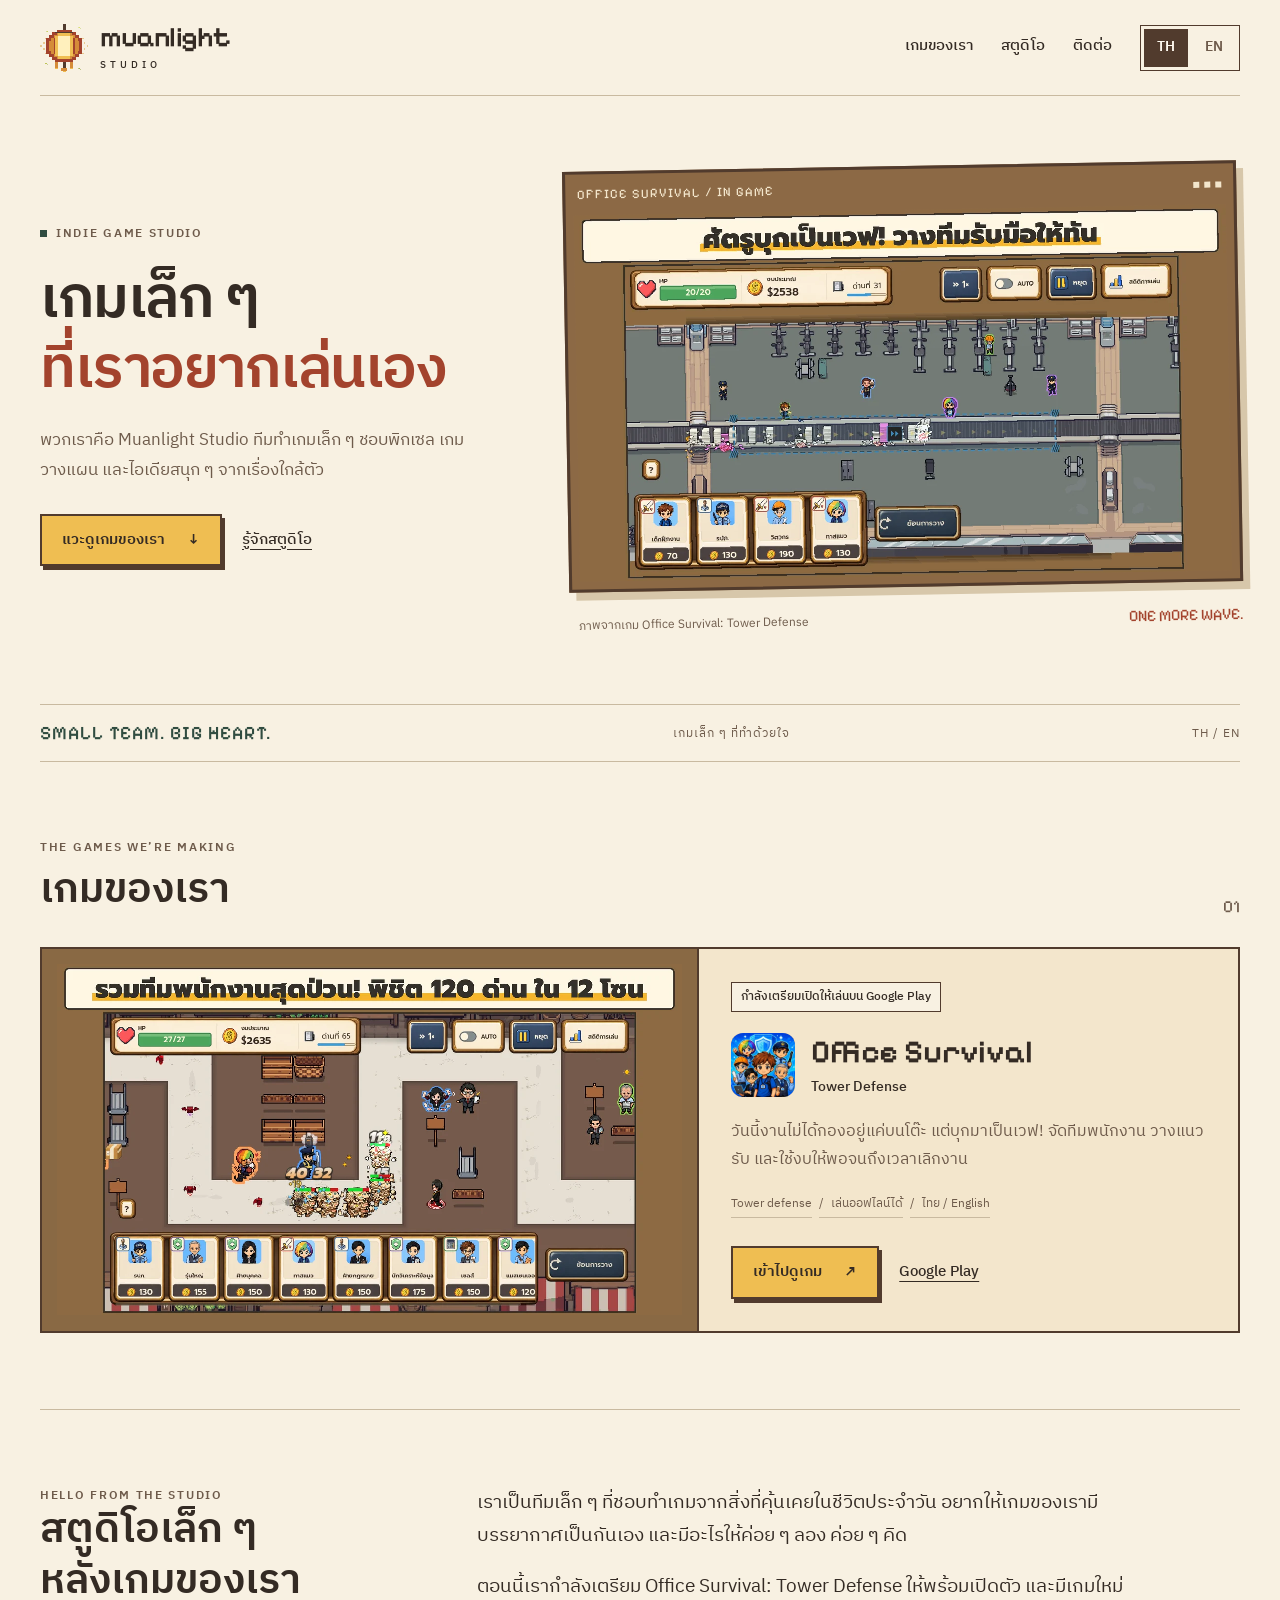
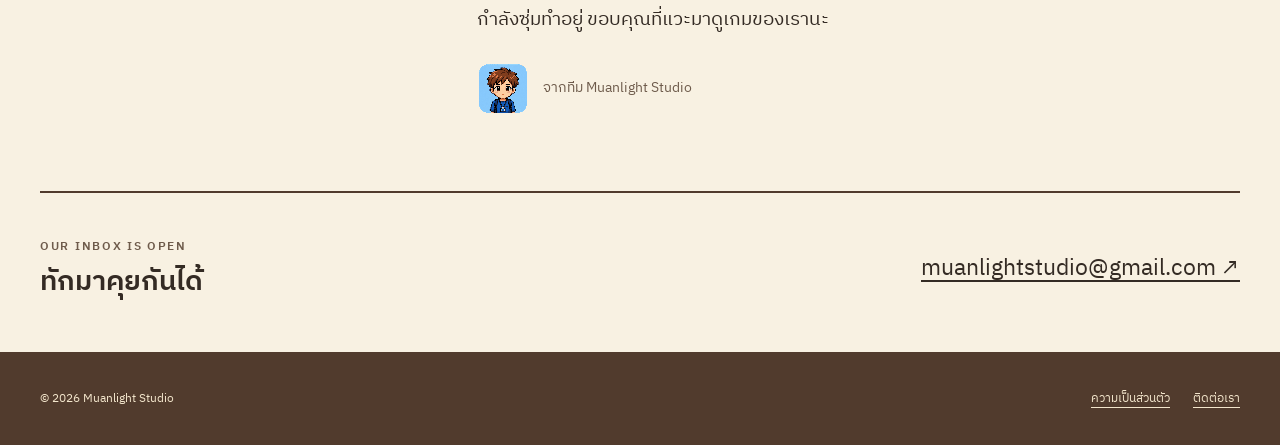
<file: index.html>
<!doctype html>
<html lang="th"><head><meta charset="utf-8"><meta name="viewport" content="width=device-width, initial-scale=1">
<title>Muanlight Studio — Small games</title><meta name="description" content="สตูดิโอเกมอินดี้เล็ก ๆ ผู้สร้าง Office Survival: Tower Defense" data-th="สตูดิโอเกมอินดี้เล็ก ๆ ผู้สร้าง Office Survival: Tower Defense" data-en="A small indie game studio. Meet Office Survival: Tower Defense.">
<meta name="theme-color" content="#f8f1e2">
<link rel="canonical" href="https://muanlightstudio.github.io/">
<meta property="og:type" content="website"><meta property="og:title" content="Muanlight Studio — Small games"><meta property="og:description" content="สตูดิโอเกมอินดี้เล็ก ๆ ผู้สร้าง Office Survival: Tower Defense"><meta property="og:url" content="https://muanlightstudio.github.io/"><meta property="og:image" content="https://muanlightstudio.github.io/img/1_waves_th-1280.png"><meta property="og:image:width" content="1280"><meta property="og:image:height" content="720"><meta name="twitter:card" content="summary_large_image">
<link rel="icon" href="favicon.ico" sizes="any"><link rel="icon" type="image/png" href="favicon.png" sizes="32x32"><link rel="apple-touch-icon" href="img/logo-256.png">
<link rel="preconnect" href="https://fonts.googleapis.com"><link rel="preconnect" href="https://fonts.gstatic.com" crossorigin>
<link href="https://fonts.googleapis.com/css2?family=IBM+Plex+Sans+Thai:wght@400;500;600&amp;family=Pixelify+Sans:wght@400;500;600&amp;display=swap" rel="stylesheet">
<link rel="stylesheet" href="style.css"><script src="site.js" defer></script></head><body>
<a class="skip" href="#main"><span class="" data-th="ข้ามไปเนื้อหา" data-en="Skip to content">ข้ามไปเนื้อหา</span></a><header class="header wrap">
    <a class="brand" href="index.html" aria-label="Muanlight Studio — Home"><span class="brand-mark" aria-hidden="true"></span><span class="brand-name">muanlight<small>STUDIO</small></span></a>
    <nav class="nav" aria-label="Main navigation"><a href="index.html#games"><span class="" data-th="เกมของเรา" data-en="Our games">เกมของเรา</span></a><a href="index.html#about"><span class="" data-th="สตูดิโอ" data-en="The studio">สตูดิโอ</span></a><a href="index.html#contact"><span class="" data-th="ติดต่อ" data-en="Say hello">ติดต่อ</span></a><div class="languages" role="group" aria-label="Language / ภาษา"><button type="button" data-language="th" lang="th" aria-label="ภาษาไทย" aria-pressed="true">TH</button><button type="button" data-language="en" lang="en" aria-label="English" aria-pressed="false">EN</button></div></nav></header><main id="main"><section class="hero wrap" aria-labelledby="hero-title"><div class="hero-copy"><div class="eyebrow"><span class="dot" aria-hidden="true"></span>INDIE GAME STUDIO</div>
<h1 id="hero-title"><span class="" data-th="เกมเล็ก ๆ" data-en="Small games.">เกมเล็ก ๆ</span><br><em><span class="" data-th="ที่เราอยากเล่นเอง" data-en="Made our way.">ที่เราอยากเล่นเอง</span></em></h1>
<p class="" data-th="พวกเราคือ Muanlight Studio ทีมทำเกมเล็ก ๆ ชอบพิกเซล เกมวางแผน และไอเดียสนุก ๆ จากเรื่องใกล้ตัว" data-en="We’re Muanlight Studio, a small team. We like pixels, thoughtful games, and finding a little fun in everyday life.">พวกเราคือ Muanlight Studio ทีมทำเกมเล็ก ๆ ชอบพิกเซล เกมวางแผน และไอเดียสนุก ๆ จากเรื่องใกล้ตัว</p>
<div class="actions"><a class="button" href="#games"><span class="" data-th="แวะดูเกมของเรา" data-en="Meet our games">แวะดูเกมของเรา</span><span aria-hidden="true">↓</span></a><a class="text-link" href="#about"><span class="" data-th="รู้จักสตูดิโอ" data-en="A little about us">รู้จักสตูดิโอ</span></a></div></div><figure class="hero-visual"><div class="frame"><div class="frame-top"><span>OFFICE SURVIVAL / IN GAME</span><span class="frame-dots" aria-hidden="true"><i></i><i></i><i></i></span></div>
    <picture data-shot="1_waves" data-prefix="">
    <source type="image/webp" srcset="img/1_waves_th-640.webp 640w, img/1_waves_th-1280.webp 1280w" sizes="(min-width: 760px) 55vw, 90vw">
    <img src="img/1_waves_th-1280.png" srcset="img/1_waves_th-640.png 640w, img/1_waves_th-1280.png 1280w" sizes="(min-width: 760px) 55vw, 90vw" width="1280" height="720" alt="จัดทีมพนักงานรับมือศัตรูที่บุกมาเป็นเวฟใน Office Survival" data-alt-th="จัดทีมพนักงานรับมือศัตรูที่บุกมาเป็นเวฟใน Office Survival" data-alt-en="Staff defending the office against enemy waves in Office Survival" fetchpriority="high" decoding="async"></picture>
    </div><figcaption class="hero-caption"><span class="" data-th="ภาพจากเกม Office Survival: Tower Defense" data-en="From Office Survival: Tower Defense">ภาพจากเกม Office Survival: Tower Defense</span><span aria-hidden="true">ONE MORE WAVE.</span></figcaption></figure></section>
<div class="studio-strip wrap"><span class="pixel">SMALL TEAM. BIG HEART.</span><span class="" data-th="เกมเล็ก ๆ ที่ทำด้วยใจ" data-en="Small games, made with care.">เกมเล็ก ๆ ที่ทำด้วยใจ</span><span aria-hidden="true">TH / EN</span></div>
<section class="section wrap" id="games" aria-labelledby="games-title"><div class="section-heading"><div><p class="eyebrow">THE GAMES WE’RE MAKING</p><h2 id="games-title"><span class="" data-th="เกมของเรา" data-en="On our desk">เกมของเรา</span></h2></div><span class="section-index" aria-hidden="true">01</span></div>
<article class="game-feature"><div class="game-image"><picture data-shot="2_team" data-prefix="">
    <source type="image/webp" srcset="img/2_team_th-640.webp 640w, img/2_team_th-1280.webp 1280w" sizes="(min-width: 760px) 55vw, 90vw">
    <img src="img/2_team_th-1280.png" srcset="img/2_team_th-640.png 640w, img/2_team_th-1280.png 1280w" sizes="(min-width: 760px) 55vw, 90vw" width="1280" height="720" alt="ทีมพนักงานต่อสู้กับศัตรูในฉากออฟฟิศ" data-alt-th="ทีมพนักงานต่อสู้กับศัตรูในฉากออฟฟิศ" data-alt-en="A team of office staff defending a winding route" loading="lazy" decoding="async"></picture></div><div class="game-info"><span class="status" data-th="กำลังเตรียมเปิดให้เล่นบน Google Play" data-en="Preparing for release on Google Play">กำลังเตรียมเปิดให้เล่นบน Google Play</span>
<div class="game-title"><picture><source type="image/webp" srcset="img/office-icon.webp"><img src="img/office-icon.png" width="64" height="64" alt="" loading="lazy"></picture><h3>Office Survival<span>Tower Defense</span></h3></div>
<p class="" data-th="วันนี้งานไม่ได้กองอยู่แค่บนโต๊ะ แต่บุกมาเป็นเวฟ! จัดทีมพนักงาน วางแนวรับ และใช้งบให้พอจนถึงเวลาเลิกงาน" data-en="Today, the paperwork fights back. Build a team of office staff, hold the line, and stretch your budget until it’s time to clock out.">วันนี้งานไม่ได้กองอยู่แค่บนโต๊ะ แต่บุกมาเป็นเวฟ! จัดทีมพนักงาน วางแนวรับ และใช้งบให้พอจนถึงเวลาเลิกงาน</p>
<div class="tags"><span>Tower defense</span><span class="" data-th="เล่นออฟไลน์ได้" data-en="Offline play">เล่นออฟไลน์ได้</span><span class="" data-th="ไทย / English" data-en="Thai / English">ไทย / English</span></div>
<div class="actions"><a class="button" href="office-survival/index.html"><span class="" data-th="เข้าไปดูเกม" data-en="Take a look">เข้าไปดูเกม</span><span aria-hidden="true">↗</span></a><a class="text-link" href="https://play.google.com/store/apps/details?id=com.officesurvivaltd.game">Google Play</a></div></div></article>
</section>
<section class="section about wrap" id="about" aria-labelledby="about-title"><div><p class="eyebrow">HELLO FROM THE STUDIO</p><h2 id="about-title"><span class="" data-th="สตูดิโอเล็ก ๆ" data-en="A small studio.">สตูดิโอเล็ก ๆ</span><br><span class="" data-th="หลังเกมของเรา" data-en="A personal thing.">หลังเกมของเรา</span></h2></div><div class="about-copy">
<p class="" data-th="เราเป็นทีมเล็ก ๆ ที่ชอบทำเกมจากสิ่งที่คุ้นเคยในชีวิตประจำวัน อยากให้เกมของเรามีบรรยากาศเป็นกันเอง และมีอะไรให้ค่อย ๆ ลอง ค่อย ๆ คิด" data-en="We’re a small team making games out of everyday things we know. We like a cozy atmosphere, room to experiment, and a few good decisions along the way.">เราเป็นทีมเล็ก ๆ ที่ชอบทำเกมจากสิ่งที่คุ้นเคยในชีวิตประจำวัน อยากให้เกมของเรามีบรรยากาศเป็นกันเอง และมีอะไรให้ค่อย ๆ ลอง ค่อย ๆ คิด</p>
<p class="" data-th="ตอนนี้เรากำลังเตรียม Office Survival: Tower Defense ให้พร้อมเปิดตัว และมีเกมใหม่กำลังซุ่มทำอยู่ ขอบคุณที่แวะมาดูเกมของเรานะ" data-en="Right now, we’re getting Office Survival: Tower Defense ready for release, with something new quietly in the works. Thanks for stopping by our little corner.">ตอนนี้เรากำลังเตรียม Office Survival: Tower Defense ให้พร้อมเปิดตัว และมีเกมใหม่กำลังซุ่มทำอยู่ ขอบคุณที่แวะมาดูเกมของเรานะ</p>
<div class="about-note"><img src="img/intern.png" width="52" height="52" alt="" loading="lazy"><span class="" data-th="จากทีม Muanlight Studio" data-en="— The Muanlight Studio team">จากทีม Muanlight Studio</span></div></div></section>
<section class="contact wrap" id="contact" aria-labelledby="contact-title"><div><p class="eyebrow">OUR INBOX IS OPEN</p><h2 id="contact-title"><span class="" data-th="ทักมาคุยกันได้" data-en="Drop us a line.">ทักมาคุยกันได้</span></h2></div><a href="mailto:muanlightstudio@gmail.com">muanlightstudio@gmail.com <span aria-hidden="true">↗</span></a></section></main><footer class="footer"><div class="wrap footer-inner"><span>© 2026 Muanlight Studio</span><div class="footer-links"><a href="privacy/index.html"><span class="" data-th="ความเป็นส่วนตัว" data-en="Privacy">ความเป็นส่วนตัว</span></a><a href="mailto:muanlightstudio@gmail.com"><span class="" data-th="ติดต่อเรา" data-en="Contact">ติดต่อเรา</span></a></div></div></footer></body></html>
</file>
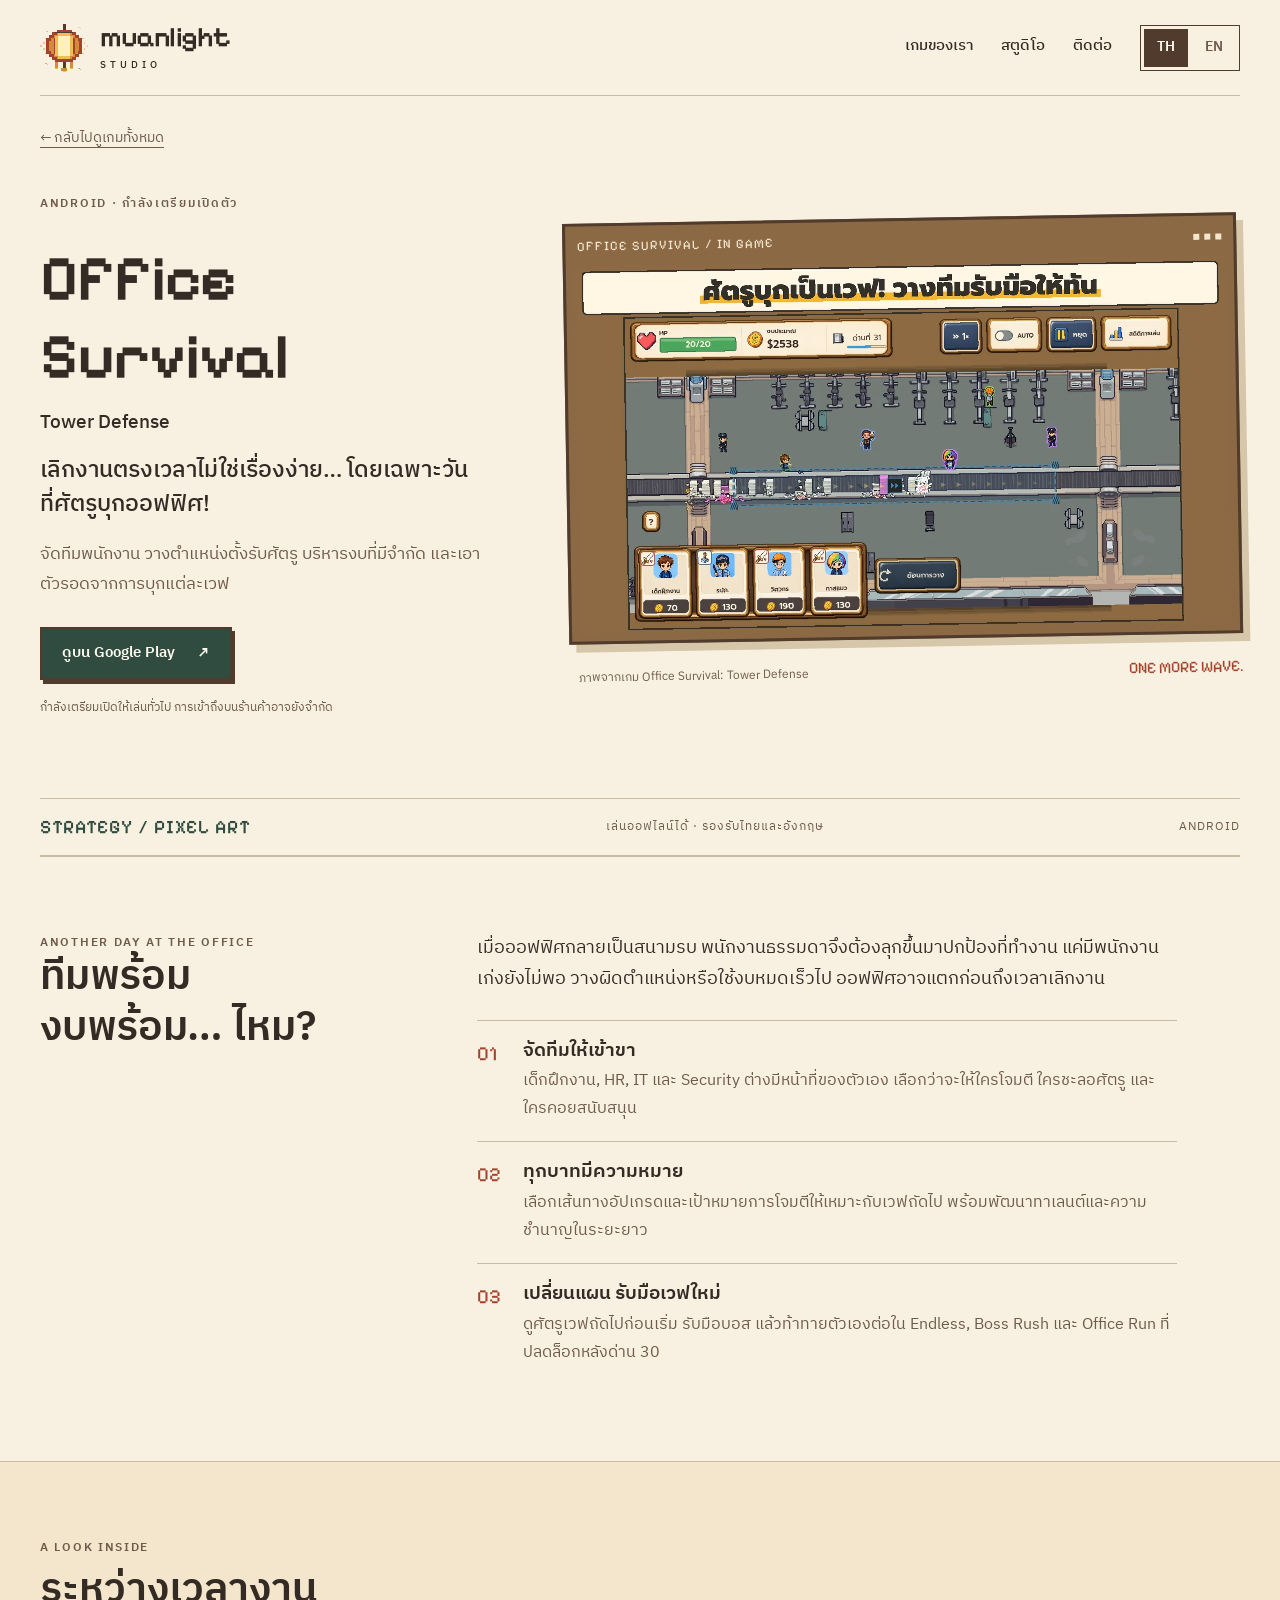
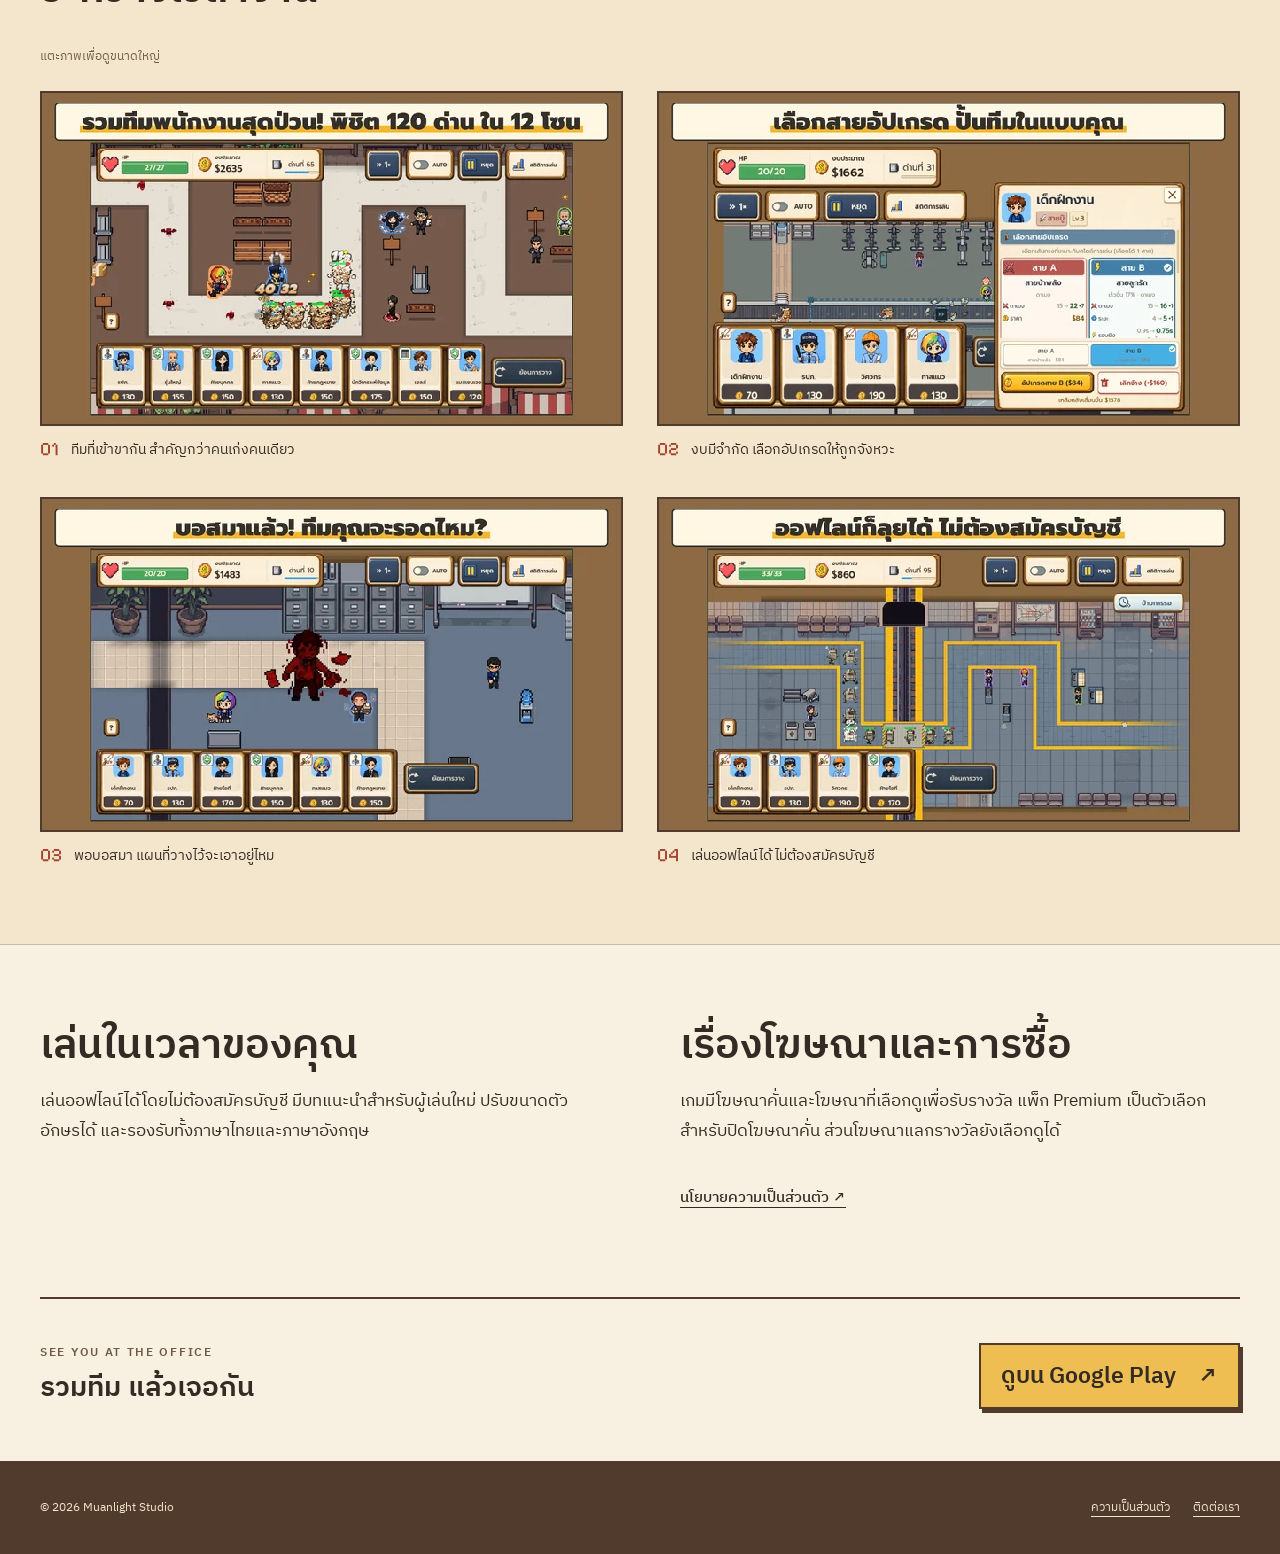
<file: office-survival/index.html>
<!doctype html>
<html lang="th"><head><meta charset="utf-8"><meta name="viewport" content="width=device-width, initial-scale=1">
<title>Office Survival: Tower Defense — Muanlight Studio</title><meta name="description" content="จัดทีมพนักงาน ป้องกันออฟฟิศ อัปเกรดและเอาตัวรอดจากศัตรูแต่ละเวฟ ในเกม Tower Defense จาก Muanlight Studio" data-th="จัดทีมพนักงาน ป้องกันออฟฟิศ อัปเกรดและเอาตัวรอดจากศัตรูแต่ละเวฟ ในเกม Tower Defense จาก Muanlight Studio" data-en="Build a staff team, defend the office, and survive every wave. An offline tower defense game from Muanlight Studio.">
<meta name="theme-color" content="#f8f1e2">
<link rel="canonical" href="https://muanlightstudio.github.io/office-survival/">
<meta property="og:type" content="website"><meta property="og:title" content="Office Survival: Tower Defense — Muanlight Studio"><meta property="og:description" content="จัดทีมพนักงาน ป้องกันออฟฟิศ อัปเกรดและเอาตัวรอดจากศัตรูแต่ละเวฟ ในเกม Tower Defense จาก Muanlight Studio"><meta property="og:url" content="https://muanlightstudio.github.io/office-survival/"><meta property="og:image" content="https://muanlightstudio.github.io/img/1_waves_th-1280.png"><meta property="og:image:width" content="1280"><meta property="og:image:height" content="720"><meta name="twitter:card" content="summary_large_image">
<link rel="icon" href="../favicon.ico" sizes="any"><link rel="icon" type="image/png" href="../favicon.png" sizes="32x32"><link rel="apple-touch-icon" href="../img/office-icon.png">
<link rel="preconnect" href="https://fonts.googleapis.com"><link rel="preconnect" href="https://fonts.gstatic.com" crossorigin>
<link href="https://fonts.googleapis.com/css2?family=IBM+Plex+Sans+Thai:wght@400;500;600&amp;family=Pixelify+Sans:wght@400;500;600&amp;display=swap" rel="stylesheet">
<link rel="stylesheet" href="../style.css"><script src="../site.js" defer></script></head><body>
<a class="skip" href="#main"><span class="" data-th="ข้ามไปเนื้อหา" data-en="Skip to content">ข้ามไปเนื้อหา</span></a><header class="header wrap">
    <a class="brand" href="../index.html" aria-label="Muanlight Studio — Home"><span class="brand-mark" aria-hidden="true"></span><span class="brand-name">muanlight<small>STUDIO</small></span></a>
    <nav class="nav" aria-label="Main navigation"><a href="../index.html#games"><span class="" data-th="เกมของเรา" data-en="Our games">เกมของเรา</span></a><a href="../index.html#about"><span class="" data-th="สตูดิโอ" data-en="The studio">สตูดิโอ</span></a><a href="../index.html#contact"><span class="" data-th="ติดต่อ" data-en="Say hello">ติดต่อ</span></a><div class="languages" role="group" aria-label="Language / ภาษา"><button type="button" data-language="th" lang="th" aria-label="ภาษาไทย" aria-pressed="true">TH</button><button type="button" data-language="en" lang="en" aria-label="English" aria-pressed="false">EN</button></div></nav></header><main id="main"><div class="wrap"><a class="breadcrumb" href="../index.html#games">← <span class="" data-th="กลับไปดูเกมทั้งหมด" data-en="Back to our games">กลับไปดูเกมทั้งหมด</span></a></div><section class="hero game-hero wrap" aria-labelledby="game-title"><div class="hero-copy"><span class="eyebrow" data-th="ANDROID · กำลังเตรียมเปิดตัว" data-en="ANDROID · PREPARING FOR RELEASE">ANDROID · กำลังเตรียมเปิดตัว</span>
<h1 id="game-title">Office<br>Survival<span>Tower Defense</span></h1><p class="lead" data-th="เลิกงานตรงเวลาไม่ใช่เรื่องง่าย… โดยเฉพาะวันที่ศัตรูบุกออฟฟิศ!" data-en="Clocking out on time is never easy… especially when the office gets invaded.">เลิกงานตรงเวลาไม่ใช่เรื่องง่าย… โดยเฉพาะวันที่ศัตรูบุกออฟฟิศ!</p>
<p class="" data-th="จัดทีมพนักงาน วางตำแหน่งตั้งรับศัตรู บริหารงบที่มีจำกัด และเอาตัวรอดจากการบุกแต่ละเวฟ" data-en="Build a staff team, place your defenses, manage a limited budget, and survive wave after wave.">จัดทีมพนักงาน วางตำแหน่งตั้งรับศัตรู บริหารงบที่มีจำกัด และเอาตัวรอดจากการบุกแต่ละเวฟ</p>
<div class="actions"><a class="button dark" href="https://play.google.com/store/apps/details?id=com.officesurvivaltd.game"><span class="" data-th="ดูบน Google Play" data-en="View on Google Play">ดูบน Google Play</span><span aria-hidden="true">↗</span></a></div><p class="small-note" data-th="กำลังเตรียมเปิดให้เล่นทั่วไป การเข้าถึงบนร้านค้าอาจยังจำกัด" data-en="Getting ready for public release. Store access may still be limited.">กำลังเตรียมเปิดให้เล่นทั่วไป การเข้าถึงบนร้านค้าอาจยังจำกัด</p></div><figure class="hero-visual"><div class="frame"><div class="frame-top"><span>OFFICE SURVIVAL / IN GAME</span><span class="frame-dots" aria-hidden="true"><i></i><i></i><i></i></span></div>
    <picture data-shot="1_waves" data-prefix="../">
    <source type="image/webp" srcset="../img/1_waves_th-640.webp 640w, ../img/1_waves_th-1280.webp 1280w" sizes="(min-width: 760px) 55vw, 90vw">
    <img src="../img/1_waves_th-1280.png" srcset="../img/1_waves_th-640.png 640w, ../img/1_waves_th-1280.png 1280w" sizes="(min-width: 760px) 55vw, 90vw" width="1280" height="720" alt="จัดทีมพนักงานรับมือศัตรูที่บุกมาเป็นเวฟใน Office Survival" data-alt-th="จัดทีมพนักงานรับมือศัตรูที่บุกมาเป็นเวฟใน Office Survival" data-alt-en="Staff defending the office against enemy waves in Office Survival" fetchpriority="high" decoding="async"></picture>
    </div><figcaption class="hero-caption"><span class="" data-th="ภาพจากเกม Office Survival: Tower Defense" data-en="From Office Survival: Tower Defense">ภาพจากเกม Office Survival: Tower Defense</span><span aria-hidden="true">ONE MORE WAVE.</span></figcaption></figure></section>
<div class="studio-strip wrap"><span class="pixel">STRATEGY / PIXEL ART</span><span class="" data-th="เล่นออฟไลน์ได้ · รองรับไทยและอังกฤษ" data-en="Offline play · Thai &amp; English">เล่นออฟไลน์ได้ · รองรับไทยและอังกฤษ</span><span>ANDROID</span></div>
<section class="section game-story wrap" aria-labelledby="story-title"><div><p class="eyebrow">ANOTHER DAY AT THE OFFICE</p><h2 id="story-title"><span class="" data-th="ทีมพร้อม" data-en="Team ready.">ทีมพร้อม</span><br><span class="" data-th="งบพร้อม… ไหม?" data-en="Budget… maybe?">งบพร้อม… ไหม?</span></h2></div><div class="story-copy"><p class="" data-th="เมื่อออฟฟิศกลายเป็นสนามรบ พนักงานธรรมดาจึงต้องลุกขึ้นมาปกป้องที่ทำงาน แค่มีพนักงานเก่งยังไม่พอ วางผิดตำแหน่งหรือใช้งบหมดเร็วไป ออฟฟิศอาจแตกก่อนถึงเวลาเลิกงาน" data-en="When the workplace turns into a battlefield, ordinary employees have to defend it. Skilled staff alone won’t save you: a bad placement or an early spending spree could end the shift before quitting time.">เมื่อออฟฟิศกลายเป็นสนามรบ พนักงานธรรมดาจึงต้องลุกขึ้นมาปกป้องที่ทำงาน แค่มีพนักงานเก่งยังไม่พอ วางผิดตำแหน่งหรือใช้งบหมดเร็วไป ออฟฟิศอาจแตกก่อนถึงเวลาเลิกงาน</p><div class="detail-list"><div class="detail-row"><span aria-hidden="true">01</span><div><h3 class="" data-th="จัดทีมให้เข้าขา" data-en="Find your crew">จัดทีมให้เข้าขา</h3><p class="" data-th="เด็กฝึกงาน, HR, IT และ Security ต่างมีหน้าที่ของตัวเอง เลือกว่าจะให้ใครโจมตี ใครชะลอศัตรู และใครคอยสนับสนุน" data-en="From interns to HR, IT and Security, each staff member has a role. Mix attacks, slows and support to build a team that works together.">เด็กฝึกงาน, HR, IT และ Security ต่างมีหน้าที่ของตัวเอง เลือกว่าจะให้ใครโจมตี ใครชะลอศัตรู และใครคอยสนับสนุน</p></div></div><div class="detail-row"><span aria-hidden="true">02</span><div><h3 class="" data-th="ทุกบาทมีความหมาย" data-en="Make the budget count">ทุกบาทมีความหมาย</h3><p class="" data-th="เลือกเส้นทางอัปเกรดและเป้าหมายการโจมตีให้เหมาะกับเวฟถัดไป พร้อมพัฒนาทาเลนต์และความชำนาญในระยะยาว" data-en="Choose upgrade paths and targeting for the next wave. Develop talents and tower mastery over the long run.">เลือกเส้นทางอัปเกรดและเป้าหมายการโจมตีให้เหมาะกับเวฟถัดไป พร้อมพัฒนาทาเลนต์และความชำนาญในระยะยาว</p></div></div><div class="detail-row"><span aria-hidden="true">03</span><div><h3 class="" data-th="เปลี่ยนแผน รับมือเวฟใหม่" data-en="A new wave, a new plan">เปลี่ยนแผน รับมือเวฟใหม่</h3><p class="" data-th="ดูศัตรูเวฟถัดไปก่อนเริ่ม รับมือบอส แล้วท้าทายตัวเองต่อใน Endless, Boss Rush และ Office Run ที่ปลดล็อกหลังด่าน 30" data-en="Preview the next wave, face the bosses, then try Endless, Boss Rush or Office Run, a team-drafting mode unlocked after Level 30.">ดูศัตรูเวฟถัดไปก่อนเริ่ม รับมือบอส แล้วท้าทายตัวเองต่อใน Endless, Boss Rush และ Office Run ที่ปลดล็อกหลังด่าน 30</p></div></div></div></div></section>
<section class="section gallery-section" aria-labelledby="gallery-title"><div class="wrap"><div class="section-heading"><div><p class="eyebrow">A LOOK INSIDE</p><h2 id="gallery-title"><span class="" data-th="ระหว่างเวลางาน" data-en="During office hours">ระหว่างเวลางาน</span></h2></div></div><p class="small-note" style="margin:0 0 24px"><span class="" data-th="แตะภาพเพื่อดูขนาดใหญ่" data-en="Select a screenshot to view it larger.">แตะภาพเพื่อดูขนาดใหญ่</span></p><div class="gallery"><figure><a href="../img/2_team_th-1280.png" data-full-image><picture data-shot="2_team" data-prefix="../">
    <source type="image/webp" srcset="../img/2_team_th-640.webp 640w, ../img/2_team_th-1280.webp 1280w" sizes="(min-width: 760px) 44vw, 90vw">
    <img src="../img/2_team_th-1280.png" srcset="../img/2_team_th-640.png 640w, ../img/2_team_th-1280.png 1280w" sizes="(min-width: 760px) 44vw, 90vw" width="1280" height="720" alt="จัดทีมพนักงานหลายแผนกรับมือศัตรู" data-alt-th="จัดทีมพนักงานหลายแผนกรับมือศัตรู" data-alt-en="Different staff roles defending the office" loading="lazy" decoding="async"></picture></a><figcaption><span aria-hidden="true">01</span><span class="" data-th="ทีมที่เข้าขากัน สำคัญกว่าคนเก่งคนเดียว" data-en="A good team beats a lone hero.">ทีมที่เข้าขากัน สำคัญกว่าคนเก่งคนเดียว</span></figcaption></figure><figure><a href="../img/3_upgrade_th-1280.png" data-full-image><picture data-shot="3_upgrade" data-prefix="../">
    <source type="image/webp" srcset="../img/3_upgrade_th-640.webp 640w, ../img/3_upgrade_th-1280.webp 1280w" sizes="(min-width: 760px) 44vw, 90vw">
    <img src="../img/3_upgrade_th-1280.png" srcset="../img/3_upgrade_th-640.png 640w, ../img/3_upgrade_th-1280.png 1280w" sizes="(min-width: 760px) 44vw, 90vw" width="1280" height="720" alt="หน้าต่างอัปเกรดพนักงานและเส้นทางการพัฒนา" data-alt-th="หน้าต่างอัปเกรดพนักงานและเส้นทางการพัฒนา" data-alt-en="Staff upgrades and branching upgrade paths" loading="lazy" decoding="async"></picture></a><figcaption><span aria-hidden="true">02</span><span class="" data-th="งบมีจำกัด เลือกอัปเกรดให้ถูกจังหวะ" data-en="A tight budget. A careful upgrade.">งบมีจำกัด เลือกอัปเกรดให้ถูกจังหวะ</span></figcaption></figure><figure><a href="../img/4_boss_th-1280.png" data-full-image><picture data-shot="4_boss" data-prefix="../">
    <source type="image/webp" srcset="../img/4_boss_th-640.webp 640w, ../img/4_boss_th-1280.webp 1280w" sizes="(min-width: 760px) 44vw, 90vw">
    <img src="../img/4_boss_th-1280.png" srcset="../img/4_boss_th-640.png 640w, ../img/4_boss_th-1280.png 1280w" sizes="(min-width: 760px) 44vw, 90vw" width="1280" height="720" alt="การต่อสู้กับบอสใน Office Survival" data-alt-th="การต่อสู้กับบอสใน Office Survival" data-alt-en="A boss battle in Office Survival" loading="lazy" decoding="async"></picture></a><figcaption><span aria-hidden="true">03</span><span class="" data-th="พอบอสมา แผนที่วางไว้จะเอาอยู่ไหม" data-en="Then the boss walks in.">พอบอสมา แผนที่วางไว้จะเอาอยู่ไหม</span></figcaption></figure><figure><a href="../img/5_offline_th-1280.png" data-full-image><picture data-shot="5_offline" data-prefix="../">
    <source type="image/webp" srcset="../img/5_offline_th-640.webp 640w, ../img/5_offline_th-1280.webp 1280w" sizes="(min-width: 760px) 44vw, 90vw">
    <img src="../img/5_offline_th-1280.png" srcset="../img/5_offline_th-640.png 640w, ../img/5_offline_th-1280.png 1280w" sizes="(min-width: 760px) 44vw, 90vw" width="1280" height="720" alt="ภาพเกมพร้อมข้อความเล่นออฟไลน์ได้" data-alt-th="ภาพเกมพร้อมข้อความเล่นออฟไลน์ได้" data-alt-en="Game screenshot highlighting offline play" loading="lazy" decoding="async"></picture></a><figcaption><span aria-hidden="true">04</span><span class="" data-th="เล่นออฟไลน์ได้ ไม่ต้องสมัครบัญชี" data-en="Play offline. No account needed.">เล่นออฟไลน์ได้ ไม่ต้องสมัครบัญชี</span></figcaption></figure></div></div></section>
<section class="section game-bottom wrap"><div><h2><span class="" data-th="เล่นในเวลาของคุณ" data-en="On your own time.">เล่นในเวลาของคุณ</span></h2><p class="" data-th="เล่นออฟไลน์ได้โดยไม่ต้องสมัครบัญชี มีบทแนะนำสำหรับผู้เล่นใหม่ ปรับขนาดตัวอักษรได้ และรองรับทั้งภาษาไทยและภาษาอังกฤษ" data-en="Play offline without signing up. A new-player tour helps you get started, with adjustable text size and support for Thai and English.">เล่นออฟไลน์ได้โดยไม่ต้องสมัครบัญชี มีบทแนะนำสำหรับผู้เล่นใหม่ ปรับขนาดตัวอักษรได้ และรองรับทั้งภาษาไทยและภาษาอังกฤษ</p></div><div><h2><span class="" data-th="เรื่องโฆษณาและการซื้อ" data-en="Ads &amp; purchases">เรื่องโฆษณาและการซื้อ</span></h2><p class="" data-th="เกมมีโฆษณาคั่นและโฆษณาที่เลือกดูเพื่อรับรางวัล แพ็ก Premium เป็นตัวเลือกสำหรับปิดโฆษณาคั่น ส่วนโฆษณาแลกรางวัลยังเลือกดูได้" data-en="The game includes interstitial ads and optional rewarded ads. An optional Premium Pack removes interstitial ads; rewarded ads remain your choice.">เกมมีโฆษณาคั่นและโฆษณาที่เลือกดูเพื่อรับรางวัล แพ็ก Premium เป็นตัวเลือกสำหรับปิดโฆษณาคั่น ส่วนโฆษณาแลกรางวัลยังเลือกดูได้</p><div class="actions"><a class="text-link" href="../privacy/index.html"><span class="" data-th="นโยบายความเป็นส่วนตัว" data-en="Privacy policy">นโยบายความเป็นส่วนตัว</span> ↗</a></div></div></section>
<section class="contact wrap"><div><p class="eyebrow">SEE YOU AT THE OFFICE</p><h2><span class="" data-th="รวมทีม แล้วเจอกัน" data-en="Your next shift awaits.">รวมทีม แล้วเจอกัน</span></h2></div><a class="button" href="https://play.google.com/store/apps/details?id=com.officesurvivaltd.game"><span class="" data-th="ดูบน Google Play" data-en="View on Google Play">ดูบน Google Play</span><span aria-hidden="true">↗</span></a></section></main><footer class="footer"><div class="wrap footer-inner"><span>© 2026 Muanlight Studio</span><div class="footer-links"><a href="../privacy/index.html"><span class="" data-th="ความเป็นส่วนตัว" data-en="Privacy">ความเป็นส่วนตัว</span></a><a href="mailto:muanlightstudio@gmail.com"><span class="" data-th="ติดต่อเรา" data-en="Contact">ติดต่อเรา</span></a></div></div></footer></body></html>
</file>
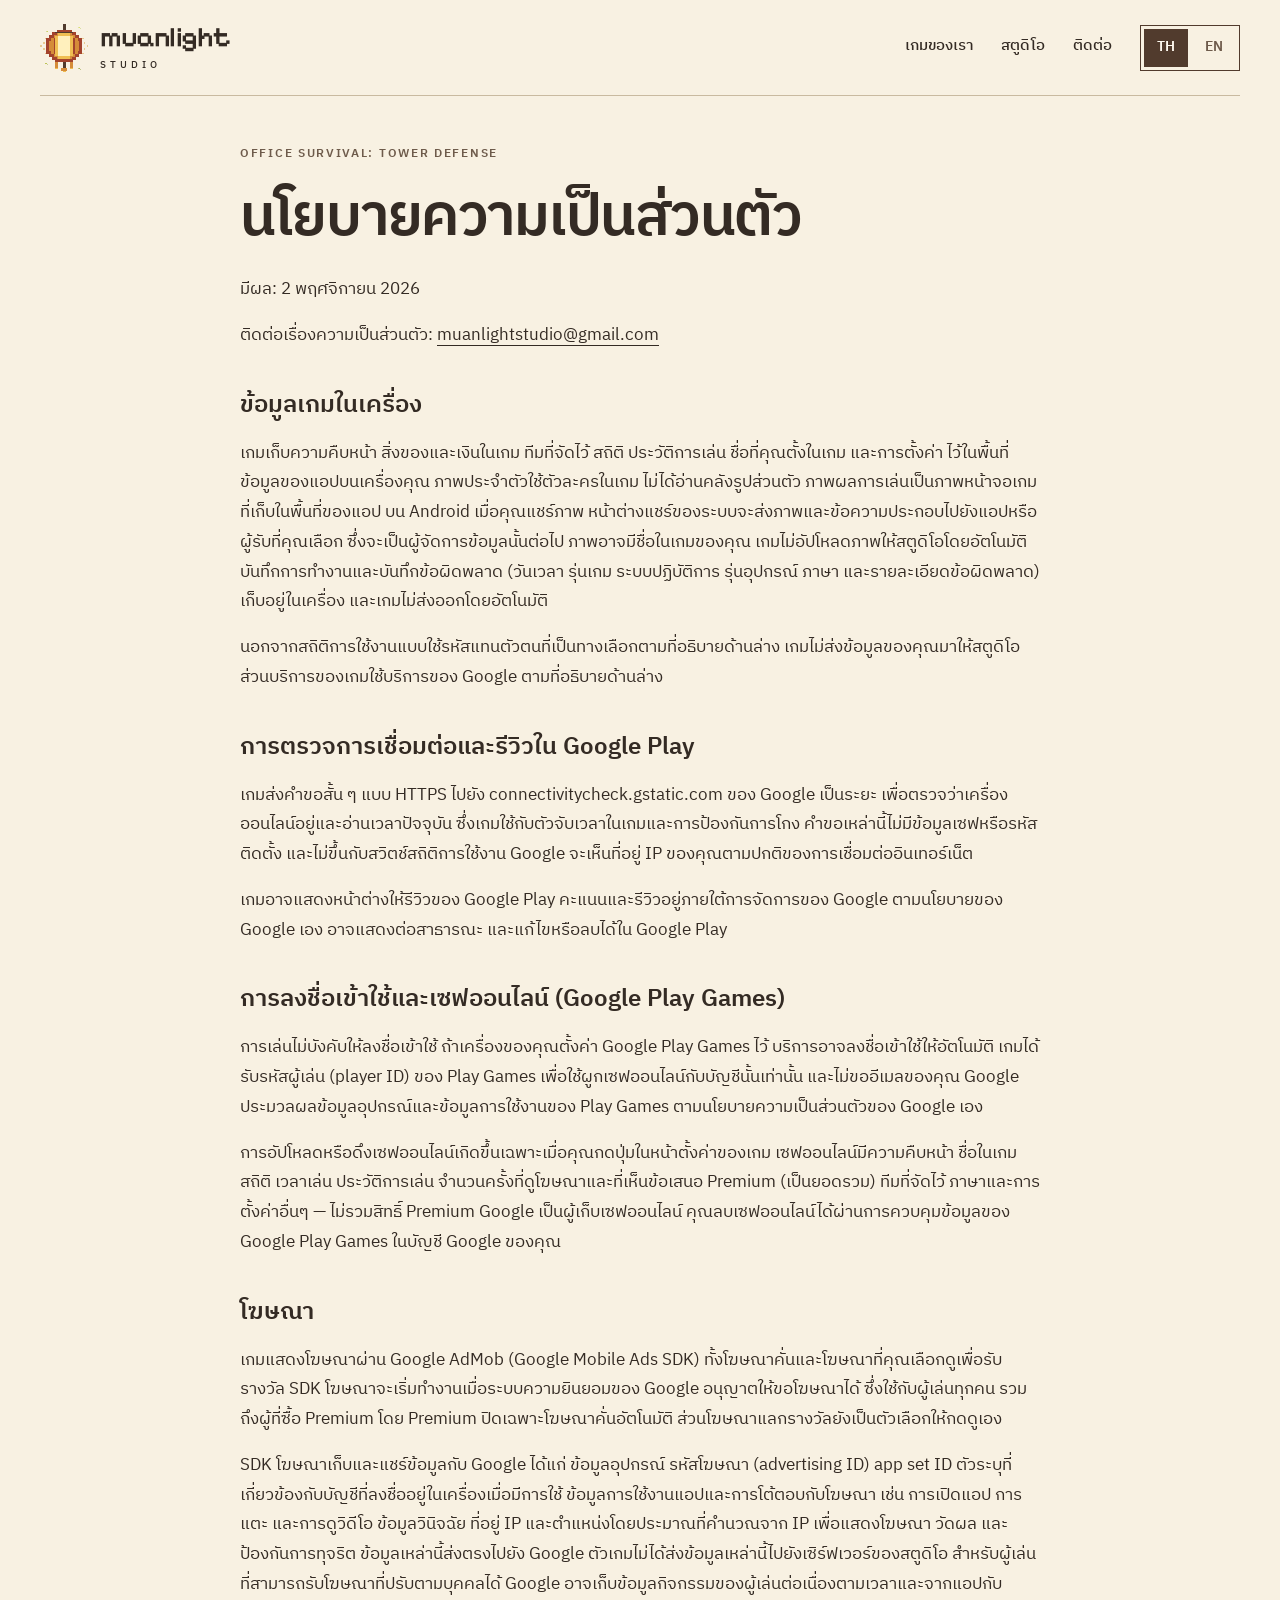
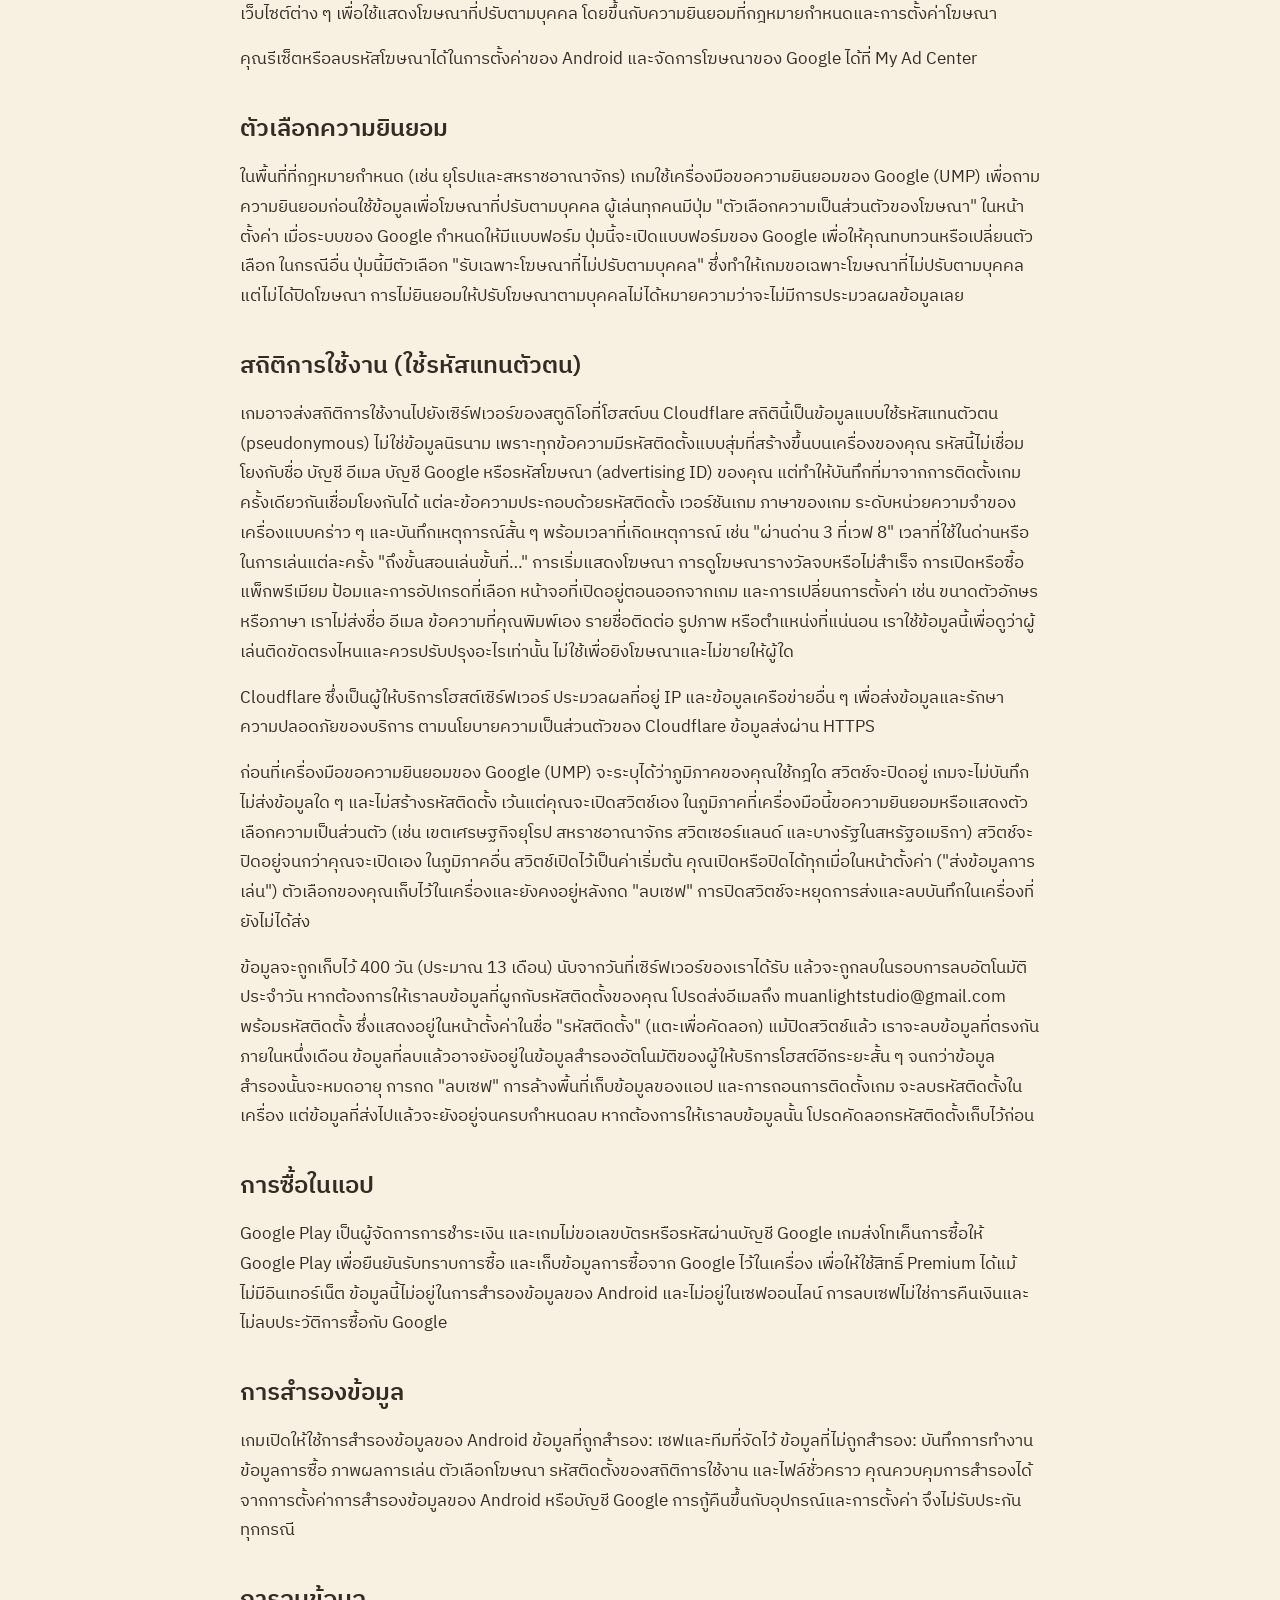
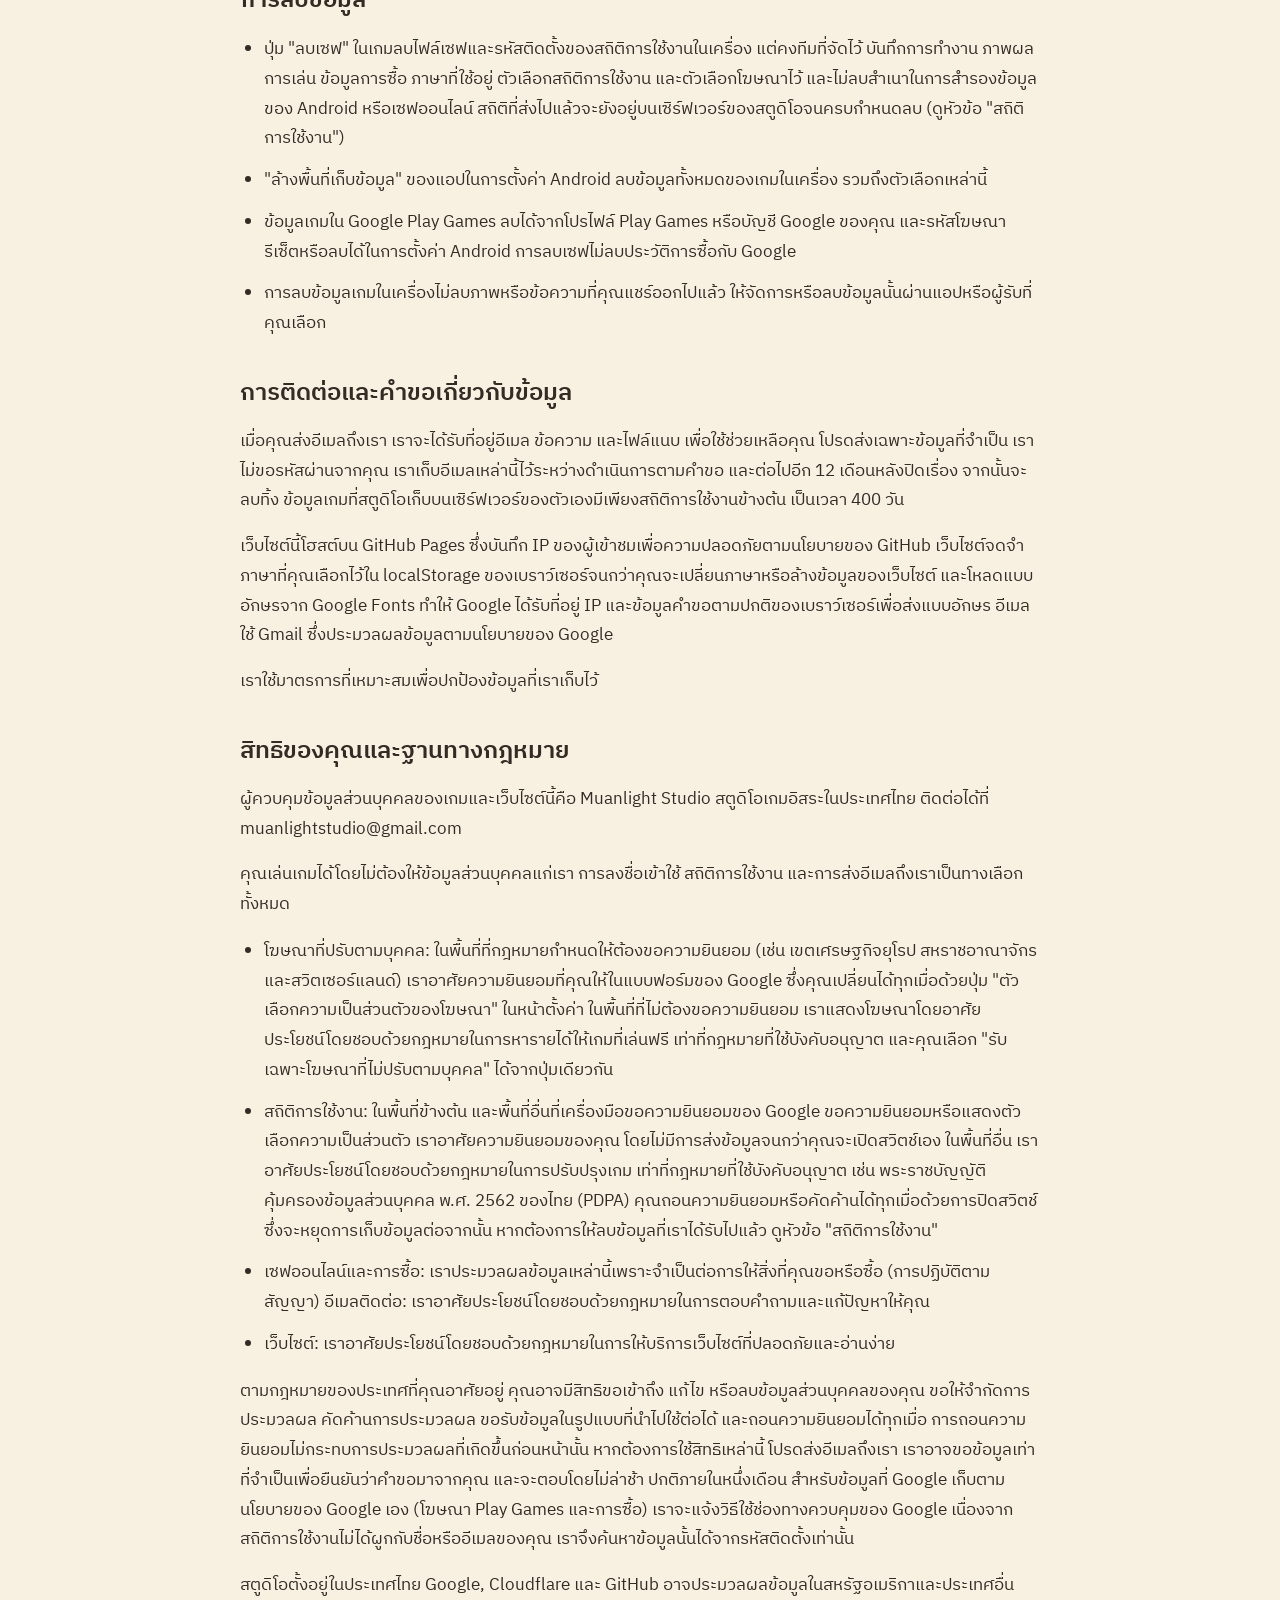
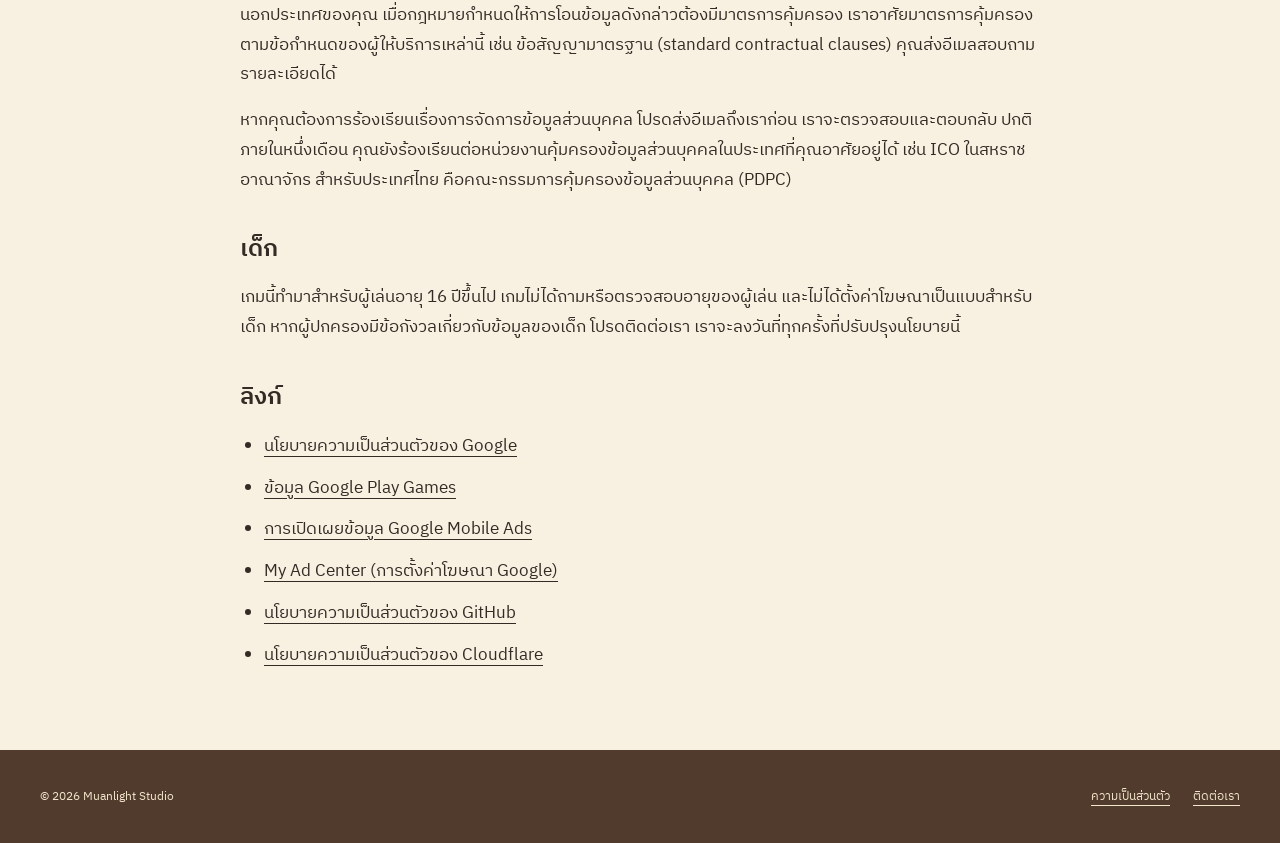
<file: privacy/index.html>
<!doctype html>
<html lang="th"><head><meta charset="utf-8"><meta name="viewport" content="width=device-width, initial-scale=1">
<title>Privacy policy — Office Survival — Muanlight Studio</title><meta name="description" content="นโยบายความเป็นส่วนตัว Office Survival TD สำหรับผู้เล่นอายุ 16 ปีขึ้นไป" data-th="นโยบายความเป็นส่วนตัว Office Survival TD สำหรับผู้เล่นอายุ 16 ปีขึ้นไป" data-en="Privacy policy for Office Survival TD, for players aged 16 and over.">
<meta name="theme-color" content="#f8f1e2"><meta name="robots" content="noindex">
<link rel="canonical" href="https://muanlightstudio.github.io/privacy/">
<meta property="og:type" content="website"><meta property="og:title" content="Privacy policy — Office Survival — Muanlight Studio"><meta property="og:description" content="นโยบายความเป็นส่วนตัว Office Survival TD สำหรับผู้เล่นอายุ 16 ปีขึ้นไป"><meta property="og:url" content="https://muanlightstudio.github.io/privacy/"><meta property="og:image" content="https://muanlightstudio.github.io/img/1_waves_th-1280.png"><meta property="og:image:width" content="1280"><meta property="og:image:height" content="720"><meta name="twitter:card" content="summary_large_image">
<link rel="icon" href="../favicon.ico" sizes="any"><link rel="icon" type="image/png" href="../favicon.png" sizes="32x32"><link rel="apple-touch-icon" href="../img/office-icon.png">
<link rel="preconnect" href="https://fonts.googleapis.com"><link rel="preconnect" href="https://fonts.gstatic.com" crossorigin>
<link href="https://fonts.googleapis.com/css2?family=IBM+Plex+Sans+Thai:wght@400;500;600&amp;family=Pixelify+Sans:wght@400;500;600&amp;display=swap" rel="stylesheet">
<link rel="stylesheet" href="../style.css"><script src="../site.js" defer></script><style>
.legal section{margin-top:36px}.legal h2{font-size:24px;line-height:1.5;margin-bottom:16px}.legal p,.legal li{overflow-wrap:anywhere}.legal p+p{margin-top:16px}.legal ul{padding-left:24px}.legal li+li{margin-top:12px}
</style></head><body>
<a class="skip" href="#main"><span class="" data-th="ข้ามไปเนื้อหา" data-en="Skip to content">ข้ามไปเนื้อหา</span></a><header class="header wrap">
    <a class="brand" href="../index.html" aria-label="Muanlight Studio — Home"><span class="brand-mark" aria-hidden="true"></span><span class="brand-name">muanlight<small>STUDIO</small></span></a>
    <nav class="nav" aria-label="Main navigation"><a href="../index.html#games"><span class="" data-th="เกมของเรา" data-en="Our games">เกมของเรา</span></a><a href="../index.html#about"><span class="" data-th="สตูดิโอ" data-en="The studio">สตูดิโอ</span></a><a href="../index.html#contact"><span class="" data-th="ติดต่อ" data-en="Say hello">ติดต่อ</span></a><div class="languages" role="group" aria-label="Language / ภาษา"><button type="button" data-language="th" lang="th" aria-label="ภาษาไทย" aria-pressed="true">TH</button><button type="button" data-language="en" lang="en" aria-label="English" aria-pressed="false">EN</button></div></nav></header><main id="main" class="legal wrap">
<p class="eyebrow">OFFICE SURVIVAL: TOWER DEFENSE</p>
<h1><span data-th="นโยบายความเป็นส่วนตัว" data-en="Privacy policy">นโยบายความเป็นส่วนตัว</span></h1>
<p data-th="มีผล: 2 พฤศจิกายน 2026" data-en="Effective: 2 November 2026">มีผล: 2 พฤศจิกายน 2026</p>
<p><span data-th="ติดต่อเรื่องความเป็นส่วนตัว:" data-en="Privacy contact:">ติดต่อเรื่องความเป็นส่วนตัว:</span> <a href="mailto:muanlightstudio@gmail.com">muanlightstudio@gmail.com</a></p>
<section aria-labelledby="device">
<h2 id="device" data-th="ข้อมูลเกมในเครื่อง" data-en="Game information on your device">ข้อมูลเกมในเครื่อง</h2>
<p data-th="เกมเก็บความคืบหน้า สิ่งของและเงินในเกม ทีมที่จัดไว้ สถิติ ประวัติการเล่น ชื่อที่คุณตั้งในเกม และการตั้งค่า ไว้ในพื้นที่ข้อมูลของแอปบนเครื่องคุณ ภาพประจำตัวใช้ตัวละครในเกม ไม่ได้อ่านคลังรูปส่วนตัว ภาพผลการเล่นเป็นภาพหน้าจอเกมที่เก็บในพื้นที่ของแอป บน Android เมื่อคุณแชร์ภาพ หน้าต่างแชร์ของระบบจะส่งภาพและข้อความประกอบไปยังแอปหรือผู้รับที่คุณเลือก ซึ่งจะเป็นผู้จัดการข้อมูลนั้นต่อไป ภาพอาจมีชื่อในเกมของคุณ เกมไม่อัปโหลดภาพให้สตูดิโอโดยอัตโนมัติ บันทึกการทำงานและบันทึกข้อผิดพลาด (วันเวลา รุ่นเกม ระบบปฏิบัติการ รุ่นอุปกรณ์ ภาษา และรายละเอียดข้อผิดพลาด) เก็บอยู่ในเครื่อง และเกมไม่ส่งออกโดยอัตโนมัติ" data-en="The game stores your progress, in-game items and currency, saved teams, statistics, play history, in-game name and settings in the app&#x27;s storage on your device. Profile portraits use in-game characters, not your photo library. Result images are game screenshots stored in app storage. On Android, sharing one sends it and its caption through the system share sheet to the app or recipient you choose, which handles it from then on; images may show your in-game name. The game does not automatically upload images to the studio. Local logs and error logs (date and time, game version, operating system, device model, language and error details) stay on your device; the game does not send them automatically.">เกมเก็บความคืบหน้า สิ่งของและเงินในเกม ทีมที่จัดไว้ สถิติ ประวัติการเล่น ชื่อที่คุณตั้งในเกม และการตั้งค่า ไว้ในพื้นที่ข้อมูลของแอปบนเครื่องคุณ ภาพประจำตัวใช้ตัวละครในเกม ไม่ได้อ่านคลังรูปส่วนตัว ภาพผลการเล่นเป็นภาพหน้าจอเกมที่เก็บในพื้นที่ของแอป บน Android เมื่อคุณแชร์ภาพ หน้าต่างแชร์ของระบบจะส่งภาพและข้อความประกอบไปยังแอปหรือผู้รับที่คุณเลือก ซึ่งจะเป็นผู้จัดการข้อมูลนั้นต่อไป ภาพอาจมีชื่อในเกมของคุณ เกมไม่อัปโหลดภาพให้สตูดิโอโดยอัตโนมัติ บันทึกการทำงานและบันทึกข้อผิดพลาด (วันเวลา รุ่นเกม ระบบปฏิบัติการ รุ่นอุปกรณ์ ภาษา และรายละเอียดข้อผิดพลาด) เก็บอยู่ในเครื่อง และเกมไม่ส่งออกโดยอัตโนมัติ</p>
<p data-th="นอกจากสถิติการใช้งานแบบใช้รหัสแทนตัวตนที่เป็นทางเลือกตามที่อธิบายด้านล่าง เกมไม่ส่งข้อมูลของคุณมาให้สตูดิโอ ส่วนบริการของเกมใช้บริการของ Google ตามที่อธิบายด้านล่าง" data-en="Apart from the optional pseudonymous usage statistics described below, the game sends no data to the studio; game services use the Google services described below.">นอกจากสถิติการใช้งานแบบใช้รหัสแทนตัวตนที่เป็นทางเลือกตามที่อธิบายด้านล่าง เกมไม่ส่งข้อมูลของคุณมาให้สตูดิโอ ส่วนบริการของเกมใช้บริการของ Google ตามที่อธิบายด้านล่าง</p>
</section>
<section aria-labelledby="network">
<h2 id="network" data-th="การตรวจการเชื่อมต่อและรีวิวใน Google Play" data-en="Connection checks and Google Play reviews">การตรวจการเชื่อมต่อและรีวิวใน Google Play</h2>
<p data-th="เกมส่งคำขอสั้น ๆ แบบ HTTPS ไปยัง connectivitycheck.gstatic.com ของ Google เป็นระยะ เพื่อตรวจว่าเครื่องออนไลน์อยู่และอ่านเวลาปัจจุบัน ซึ่งเกมใช้กับตัวจับเวลาในเกมและการป้องกันการโกง คำขอเหล่านี้ไม่มีข้อมูลเซฟหรือรหัสติดตั้ง และไม่ขึ้นกับสวิตช์สถิติการใช้งาน Google จะเห็นที่อยู่ IP ของคุณตามปกติของการเชื่อมต่ออินเทอร์เน็ต" data-en="The game sends short HTTPS requests to Google&#x27;s connectivitycheck.gstatic.com from time to time to check that you are online and to read the current time, which the game uses for in-game timers and to prevent cheating. The requests carry no save data or install ID and do not depend on the usage-statistics switch. Google sees your IP address, as with any internet connection.">เกมส่งคำขอสั้น ๆ แบบ HTTPS ไปยัง connectivitycheck.gstatic.com ของ Google เป็นระยะ เพื่อตรวจว่าเครื่องออนไลน์อยู่และอ่านเวลาปัจจุบัน ซึ่งเกมใช้กับตัวจับเวลาในเกมและการป้องกันการโกง คำขอเหล่านี้ไม่มีข้อมูลเซฟหรือรหัสติดตั้ง และไม่ขึ้นกับสวิตช์สถิติการใช้งาน Google จะเห็นที่อยู่ IP ของคุณตามปกติของการเชื่อมต่ออินเทอร์เน็ต</p>
<p data-th="เกมอาจแสดงหน้าต่างให้รีวิวของ Google Play คะแนนและรีวิวอยู่ภายใต้การจัดการของ Google ตามนโยบายของ Google เอง อาจแสดงต่อสาธารณะ และแก้ไขหรือลบได้ใน Google Play" data-en="The game may show Google Play&#x27;s in-app review prompt. Ratings and reviews are handled by Google under its own policies, can be public, and can be edited or deleted in Google Play.">เกมอาจแสดงหน้าต่างให้รีวิวของ Google Play คะแนนและรีวิวอยู่ภายใต้การจัดการของ Google ตามนโยบายของ Google เอง อาจแสดงต่อสาธารณะ และแก้ไขหรือลบได้ใน Google Play</p>
</section>
<section aria-labelledby="play-games">
<h2 id="play-games" data-th="การลงชื่อเข้าใช้และเซฟออนไลน์ (Google Play Games)" data-en="Sign-in and online saves (Google Play Games)">การลงชื่อเข้าใช้และเซฟออนไลน์ (Google Play Games)</h2>
<p data-th="การเล่นไม่บังคับให้ลงชื่อเข้าใช้ ถ้าเครื่องของคุณตั้งค่า Google Play Games ไว้ บริการอาจลงชื่อเข้าใช้ให้อัตโนมัติ เกมได้รับรหัสผู้เล่น (player ID) ของ Play Games เพื่อใช้ผูกเซฟออนไลน์กับบัญชีนั้นเท่านั้น และไม่ขออีเมลของคุณ Google ประมวลผลข้อมูลอุปกรณ์และข้อมูลการใช้งานของ Play Games ตามนโยบายความเป็นส่วนตัวของ Google เอง" data-en="Sign-in is not required to play. If Google Play Games is set up on your device, it may sign you in automatically. The game receives your Play Games player ID and uses it only to link online saves to that account; it does not ask for your email address. Google processes device and usage data for Play Games under its own privacy policy.">การเล่นไม่บังคับให้ลงชื่อเข้าใช้ ถ้าเครื่องของคุณตั้งค่า Google Play Games ไว้ บริการอาจลงชื่อเข้าใช้ให้อัตโนมัติ เกมได้รับรหัสผู้เล่น (player ID) ของ Play Games เพื่อใช้ผูกเซฟออนไลน์กับบัญชีนั้นเท่านั้น และไม่ขออีเมลของคุณ Google ประมวลผลข้อมูลอุปกรณ์และข้อมูลการใช้งานของ Play Games ตามนโยบายความเป็นส่วนตัวของ Google เอง</p>
<p data-th="การอัปโหลดหรือดึงเซฟออนไลน์เกิดขึ้นเฉพาะเมื่อคุณกดปุ่มในหน้าตั้งค่าของเกม เซฟออนไลน์มีความคืบหน้า ชื่อในเกม สถิติ เวลาเล่น ประวัติการเล่น จำนวนครั้งที่ดูโฆษณาและที่เห็นข้อเสนอ Premium (เป็นยอดรวม) ทีมที่จัดไว้ ภาษาและการตั้งค่าอื่นๆ — ไม่รวมสิทธิ์ Premium Google เป็นผู้เก็บเซฟออนไลน์ คุณลบเซฟออนไลน์ได้ผ่านการควบคุมข้อมูลของ Google Play Games ในบัญชี Google ของคุณ" data-en="Online saves are uploaded or downloaded only when you tap the buttons in the game&#x27;s settings. An online save contains progress, your in-game name, statistics, play time, play history, aggregate counts of ads watched and Premium offers seen, saved teams, language and other settings — not your Premium entitlement. Google stores online saves; you can delete them through Google Play Games data controls in your Google Account.">การอัปโหลดหรือดึงเซฟออนไลน์เกิดขึ้นเฉพาะเมื่อคุณกดปุ่มในหน้าตั้งค่าของเกม เซฟออนไลน์มีความคืบหน้า ชื่อในเกม สถิติ เวลาเล่น ประวัติการเล่น จำนวนครั้งที่ดูโฆษณาและที่เห็นข้อเสนอ Premium (เป็นยอดรวม) ทีมที่จัดไว้ ภาษาและการตั้งค่าอื่นๆ — ไม่รวมสิทธิ์ Premium Google เป็นผู้เก็บเซฟออนไลน์ คุณลบเซฟออนไลน์ได้ผ่านการควบคุมข้อมูลของ Google Play Games ในบัญชี Google ของคุณ</p>
</section>
<section aria-labelledby="advertising">
<h2 id="advertising" data-th="โฆษณา" data-en="Advertising">โฆษณา</h2>
<p data-th="เกมแสดงโฆษณาผ่าน Google AdMob (Google Mobile Ads SDK) ทั้งโฆษณาคั่นและโฆษณาที่คุณเลือกดูเพื่อรับรางวัล SDK โฆษณาจะเริ่มทำงานเมื่อระบบความยินยอมของ Google อนุญาตให้ขอโฆษณาได้ ซึ่งใช้กับผู้เล่นทุกคน รวมถึงผู้ที่ซื้อ Premium โดย Premium ปิดเฉพาะโฆษณาคั่นอัตโนมัติ ส่วนโฆษณาแลกรางวัลยังเป็นตัวเลือกให้กดดูเอง" data-en="The game shows ads through Google AdMob (Google Mobile Ads SDK), including interstitial ads and ads you choose to watch for rewards. The ads SDK starts once Google&#x27;s consent system permits ad requests. This applies to every player, including Premium buyers: Premium removes automatic interstitial ads only, and reward ads stay optional.">เกมแสดงโฆษณาผ่าน Google AdMob (Google Mobile Ads SDK) ทั้งโฆษณาคั่นและโฆษณาที่คุณเลือกดูเพื่อรับรางวัล SDK โฆษณาจะเริ่มทำงานเมื่อระบบความยินยอมของ Google อนุญาตให้ขอโฆษณาได้ ซึ่งใช้กับผู้เล่นทุกคน รวมถึงผู้ที่ซื้อ Premium โดย Premium ปิดเฉพาะโฆษณาคั่นอัตโนมัติ ส่วนโฆษณาแลกรางวัลยังเป็นตัวเลือกให้กดดูเอง</p>
<p data-th="SDK โฆษณาเก็บและแชร์ข้อมูลกับ Google ได้แก่ ข้อมูลอุปกรณ์ รหัสโฆษณา (advertising ID) app set ID ตัวระบุที่เกี่ยวข้องกับบัญชีที่ลงชื่ออยู่ในเครื่องเมื่อมีการใช้ ข้อมูลการใช้งานแอปและการโต้ตอบกับโฆษณา เช่น การเปิดแอป การแตะ และการดูวิดีโอ ข้อมูลวินิจฉัย ที่อยู่ IP และตำแหน่งโดยประมาณที่คำนวณจาก IP เพื่อแสดงโฆษณา วัดผล และป้องกันการทุจริต ข้อมูลเหล่านี้ส่งตรงไปยัง Google ตัวเกมไม่ได้ส่งข้อมูลเหล่านี้ไปยังเซิร์ฟเวอร์ของสตูดิโอ สำหรับผู้เล่นที่สามารถรับโฆษณาที่ปรับตามบุคคลได้ Google อาจเก็บข้อมูลกิจกรรมของผู้เล่นต่อเนื่องตามเวลาและจากแอปกับเว็บไซต์ต่าง ๆ เพื่อใช้แสดงโฆษณาที่ปรับตามบุคคล โดยขึ้นกับความยินยอมที่กฎหมายกำหนดและการตั้งค่าโฆษณา" data-en="The ads SDK collects and shares with Google: device information, advertising ID, app set ID, identifiers related to accounts signed in on the device where applicable, app and ad interactions such as app launches, taps and video views, diagnostics, your IP address and the approximate location derived from it, for advertising, measurement and fraud prevention. This data goes directly to Google; the game does not send this data to a studio server. For players eligible for personalised ads, Google may collect information about their activity over time and across different apps and websites for personalised advertising, subject to applicable consent and advertising settings.">SDK โฆษณาเก็บและแชร์ข้อมูลกับ Google ได้แก่ ข้อมูลอุปกรณ์ รหัสโฆษณา (advertising ID) app set ID ตัวระบุที่เกี่ยวข้องกับบัญชีที่ลงชื่ออยู่ในเครื่องเมื่อมีการใช้ ข้อมูลการใช้งานแอปและการโต้ตอบกับโฆษณา เช่น การเปิดแอป การแตะ และการดูวิดีโอ ข้อมูลวินิจฉัย ที่อยู่ IP และตำแหน่งโดยประมาณที่คำนวณจาก IP เพื่อแสดงโฆษณา วัดผล และป้องกันการทุจริต ข้อมูลเหล่านี้ส่งตรงไปยัง Google ตัวเกมไม่ได้ส่งข้อมูลเหล่านี้ไปยังเซิร์ฟเวอร์ของสตูดิโอ สำหรับผู้เล่นที่สามารถรับโฆษณาที่ปรับตามบุคคลได้ Google อาจเก็บข้อมูลกิจกรรมของผู้เล่นต่อเนื่องตามเวลาและจากแอปกับเว็บไซต์ต่าง ๆ เพื่อใช้แสดงโฆษณาที่ปรับตามบุคคล โดยขึ้นกับความยินยอมที่กฎหมายกำหนดและการตั้งค่าโฆษณา</p>
<p data-th="คุณรีเซ็ตหรือลบรหัสโฆษณาได้ในการตั้งค่าของ Android และจัดการโฆษณาของ Google ได้ที่ My Ad Center" data-en="You can reset or delete your advertising ID in Android settings and manage Google ads in My Ad Center.">คุณรีเซ็ตหรือลบรหัสโฆษณาได้ในการตั้งค่าของ Android และจัดการโฆษณาของ Google ได้ที่ My Ad Center</p>
</section>
<section aria-labelledby="consent">
<h2 id="consent" data-th="ตัวเลือกความยินยอม" data-en="Consent choices">ตัวเลือกความยินยอม</h2>
<p data-th="ในพื้นที่ที่กฎหมายกำหนด (เช่น ยุโรปและสหราชอาณาจักร) เกมใช้เครื่องมือขอความยินยอมของ Google (UMP) เพื่อถามความยินยอมก่อนใช้ข้อมูลเพื่อโฆษณาที่ปรับตามบุคคล ผู้เล่นทุกคนมีปุ่ม &quot;ตัวเลือกความเป็นส่วนตัวของโฆษณา&quot; ในหน้าตั้งค่า เมื่อระบบของ Google กำหนดให้มีแบบฟอร์ม ปุ่มนี้จะเปิดแบบฟอร์มของ Google เพื่อให้คุณทบทวนหรือเปลี่ยนตัวเลือก ในกรณีอื่น ปุ่มนี้มีตัวเลือก &quot;รับเฉพาะโฆษณาที่ไม่ปรับตามบุคคล&quot; ซึ่งทำให้เกมขอเฉพาะโฆษณาที่ไม่ปรับตามบุคคล แต่ไม่ได้ปิดโฆษณา การไม่ยินยอมให้ปรับโฆษณาตามบุคคลไม่ได้หมายความว่าจะไม่มีการประมวลผลข้อมูลเลย" data-en="Where the law requires it (for example in Europe and the UK), the game uses Google&#x27;s consent tool (UMP) to ask for consent before data is used for personalised ads. Every player has an &quot;Ad privacy options&quot; button in Settings. When Google&#x27;s system requires a form, the button opens Google&#x27;s form so you can review or change your choices. Otherwise it offers a &quot;Non-personalised ads only&quot; option, which makes the game ask for non-personalised ads only but does not turn ads off. Declining personalised ads does not mean no data is processed.">ในพื้นที่ที่กฎหมายกำหนด (เช่น ยุโรปและสหราชอาณาจักร) เกมใช้เครื่องมือขอความยินยอมของ Google (UMP) เพื่อถามความยินยอมก่อนใช้ข้อมูลเพื่อโฆษณาที่ปรับตามบุคคล ผู้เล่นทุกคนมีปุ่ม &quot;ตัวเลือกความเป็นส่วนตัวของโฆษณา&quot; ในหน้าตั้งค่า เมื่อระบบของ Google กำหนดให้มีแบบฟอร์ม ปุ่มนี้จะเปิดแบบฟอร์มของ Google เพื่อให้คุณทบทวนหรือเปลี่ยนตัวเลือก ในกรณีอื่น ปุ่มนี้มีตัวเลือก &quot;รับเฉพาะโฆษณาที่ไม่ปรับตามบุคคล&quot; ซึ่งทำให้เกมขอเฉพาะโฆษณาที่ไม่ปรับตามบุคคล แต่ไม่ได้ปิดโฆษณา การไม่ยินยอมให้ปรับโฆษณาตามบุคคลไม่ได้หมายความว่าจะไม่มีการประมวลผลข้อมูลเลย</p>
</section>
<section aria-labelledby="analytics">
<h2 id="analytics" data-th="สถิติการใช้งาน (ใช้รหัสแทนตัวตน)" data-en="Usage statistics (pseudonymous)">สถิติการใช้งาน (ใช้รหัสแทนตัวตน)</h2>
<p data-th="เกมอาจส่งสถิติการใช้งานไปยังเซิร์ฟเวอร์ของสตูดิโอที่โฮสต์บน Cloudflare สถิตินี้เป็นข้อมูลแบบใช้รหัสแทนตัวตน (pseudonymous) ไม่ใช่ข้อมูลนิรนาม เพราะทุกข้อความมีรหัสติดตั้งแบบสุ่มที่สร้างขึ้นบนเครื่องของคุณ รหัสนี้ไม่เชื่อมโยงกับชื่อ บัญชี อีเมล บัญชี Google หรือรหัสโฆษณา (advertising ID) ของคุณ แต่ทำให้บันทึกที่มาจากการติดตั้งเกมครั้งเดียวกันเชื่อมโยงกันได้ แต่ละข้อความประกอบด้วยรหัสติดตั้ง เวอร์ชันเกม ภาษาของเกม ระดับหน่วยความจำของเครื่องแบบคร่าว ๆ และบันทึกเหตุการณ์สั้น ๆ พร้อมเวลาที่เกิดเหตุการณ์ เช่น &quot;ผ่านด่าน 3 ที่เวฟ 8&quot; เวลาที่ใช้ในด่านหรือในการเล่นแต่ละครั้ง &quot;ถึงขั้นสอนเล่นขั้นที่…&quot; การเริ่มแสดงโฆษณา การดูโฆษณารางวัลจบหรือไม่สำเร็จ การเปิดหรือซื้อแพ็กพรีเมียม ป้อมและการอัปเกรดที่เลือก หน้าจอที่เปิดอยู่ตอนออกจากเกม และการเปลี่ยนการตั้งค่า เช่น ขนาดตัวอักษรหรือภาษา เราไม่ส่งชื่อ อีเมล ข้อความที่คุณพิมพ์เอง รายชื่อติดต่อ รูปภาพ หรือตำแหน่งที่แน่นอน เราใช้ข้อมูลนี้เพื่อดูว่าผู้เล่นติดขัดตรงไหนและควรปรับปรุงอะไรเท่านั้น ไม่ใช้เพื่อยิงโฆษณาและไม่ขายให้ผู้ใด" data-en="The game can send usage statistics to a server run by the studio on Cloudflare. These statistics are pseudonymous, not anonymous: each message carries a random install ID made on your device. The install ID is not linked to your name, account, email, Google account or advertising ID, but it does connect the records that come from one installation of the game. Each message contains the install ID, the game version, your game language, a rough device memory class, and short event records with the time each event happened, such as &quot;stage 3 cleared at wave 8&quot;, time spent in a stage or a session, &quot;tutorial step reached&quot;, an ad starting, a rewarded ad completing or failing, the premium offer being opened or bought, tower and upgrade choices, the screen that was open when you left the game, and changes to settings such as text size or language. We do not send names, emails, free text, contacts, photos or precise location. We use this only to find out where players get stuck and what to improve; it is not used for ad targeting and is never sold.">เกมอาจส่งสถิติการใช้งานไปยังเซิร์ฟเวอร์ของสตูดิโอที่โฮสต์บน Cloudflare สถิตินี้เป็นข้อมูลแบบใช้รหัสแทนตัวตน (pseudonymous) ไม่ใช่ข้อมูลนิรนาม เพราะทุกข้อความมีรหัสติดตั้งแบบสุ่มที่สร้างขึ้นบนเครื่องของคุณ รหัสนี้ไม่เชื่อมโยงกับชื่อ บัญชี อีเมล บัญชี Google หรือรหัสโฆษณา (advertising ID) ของคุณ แต่ทำให้บันทึกที่มาจากการติดตั้งเกมครั้งเดียวกันเชื่อมโยงกันได้ แต่ละข้อความประกอบด้วยรหัสติดตั้ง เวอร์ชันเกม ภาษาของเกม ระดับหน่วยความจำของเครื่องแบบคร่าว ๆ และบันทึกเหตุการณ์สั้น ๆ พร้อมเวลาที่เกิดเหตุการณ์ เช่น &quot;ผ่านด่าน 3 ที่เวฟ 8&quot; เวลาที่ใช้ในด่านหรือในการเล่นแต่ละครั้ง &quot;ถึงขั้นสอนเล่นขั้นที่…&quot; การเริ่มแสดงโฆษณา การดูโฆษณารางวัลจบหรือไม่สำเร็จ การเปิดหรือซื้อแพ็กพรีเมียม ป้อมและการอัปเกรดที่เลือก หน้าจอที่เปิดอยู่ตอนออกจากเกม และการเปลี่ยนการตั้งค่า เช่น ขนาดตัวอักษรหรือภาษา เราไม่ส่งชื่อ อีเมล ข้อความที่คุณพิมพ์เอง รายชื่อติดต่อ รูปภาพ หรือตำแหน่งที่แน่นอน เราใช้ข้อมูลนี้เพื่อดูว่าผู้เล่นติดขัดตรงไหนและควรปรับปรุงอะไรเท่านั้น ไม่ใช้เพื่อยิงโฆษณาและไม่ขายให้ผู้ใด</p>
<p data-th="Cloudflare ซึ่งเป็นผู้ให้บริการโฮสต์เซิร์ฟเวอร์ ประมวลผลที่อยู่ IP และข้อมูลเครือข่ายอื่น ๆ เพื่อส่งข้อมูลและรักษาความปลอดภัยของบริการ ตามนโยบายความเป็นส่วนตัวของ Cloudflare ข้อมูลส่งผ่าน HTTPS" data-en="Cloudflare, which hosts the server, processes your IP address and other network data to deliver and protect the service, under Cloudflare&#x27;s privacy policy. Records are sent over HTTPS.">Cloudflare ซึ่งเป็นผู้ให้บริการโฮสต์เซิร์ฟเวอร์ ประมวลผลที่อยู่ IP และข้อมูลเครือข่ายอื่น ๆ เพื่อส่งข้อมูลและรักษาความปลอดภัยของบริการ ตามนโยบายความเป็นส่วนตัวของ Cloudflare ข้อมูลส่งผ่าน HTTPS</p>
<p data-th="ก่อนที่เครื่องมือขอความยินยอมของ Google (UMP) จะระบุได้ว่าภูมิภาคของคุณใช้กฎใด สวิตช์จะปิดอยู่ เกมจะไม่บันทึก ไม่ส่งข้อมูลใด ๆ และไม่สร้างรหัสติดตั้ง เว้นแต่คุณจะเปิดสวิตช์เอง ในภูมิภาคที่เครื่องมือนี้ขอความยินยอมหรือแสดงตัวเลือกความเป็นส่วนตัว (เช่น เขตเศรษฐกิจยุโรป สหราชอาณาจักร สวิตเซอร์แลนด์ และบางรัฐในสหรัฐอเมริกา) สวิตช์จะปิดอยู่จนกว่าคุณจะเปิดเอง ในภูมิภาคอื่น สวิตช์เปิดไว้เป็นค่าเริ่มต้น คุณเปิดหรือปิดได้ทุกเมื่อในหน้าตั้งค่า (&quot;ส่งข้อมูลการเล่น&quot;) ตัวเลือกของคุณเก็บไว้ในเครื่องและยังคงอยู่หลังกด &quot;ลบเซฟ&quot; การปิดสวิตช์จะหยุดการส่งและลบบันทึกในเครื่องที่ยังไม่ได้ส่ง" data-en="Until Google&#x27;s consent tool (UMP) has worked out which rules apply in your region, the switch is off: the game records and sends nothing and makes no install ID unless you turn it on yourself. In regions where that tool asks for consent or offers privacy options (for example the EEA, the UK, Switzerland and some US states), it stays off until you turn it on. Elsewhere it is on by default. You can turn it on or off at any time in Settings (&quot;Share play data&quot;). Your choice is kept on your device and stays after &quot;Delete save&quot;. Turning it off stops sending and deletes records on your device that have not been sent yet.">ก่อนที่เครื่องมือขอความยินยอมของ Google (UMP) จะระบุได้ว่าภูมิภาคของคุณใช้กฎใด สวิตช์จะปิดอยู่ เกมจะไม่บันทึก ไม่ส่งข้อมูลใด ๆ และไม่สร้างรหัสติดตั้ง เว้นแต่คุณจะเปิดสวิตช์เอง ในภูมิภาคที่เครื่องมือนี้ขอความยินยอมหรือแสดงตัวเลือกความเป็นส่วนตัว (เช่น เขตเศรษฐกิจยุโรป สหราชอาณาจักร สวิตเซอร์แลนด์ และบางรัฐในสหรัฐอเมริกา) สวิตช์จะปิดอยู่จนกว่าคุณจะเปิดเอง ในภูมิภาคอื่น สวิตช์เปิดไว้เป็นค่าเริ่มต้น คุณเปิดหรือปิดได้ทุกเมื่อในหน้าตั้งค่า (&quot;ส่งข้อมูลการเล่น&quot;) ตัวเลือกของคุณเก็บไว้ในเครื่องและยังคงอยู่หลังกด &quot;ลบเซฟ&quot; การปิดสวิตช์จะหยุดการส่งและลบบันทึกในเครื่องที่ยังไม่ได้ส่ง</p>
<p data-th="ข้อมูลจะถูกเก็บไว้ 400 วัน (ประมาณ 13 เดือน) นับจากวันที่เซิร์ฟเวอร์ของเราได้รับ แล้วจะถูกลบในรอบการลบอัตโนมัติประจำวัน หากต้องการให้เราลบข้อมูลที่ผูกกับรหัสติดตั้งของคุณ โปรดส่งอีเมลถึง muanlightstudio@gmail.com พร้อมรหัสติดตั้ง ซึ่งแสดงอยู่ในหน้าตั้งค่าในชื่อ &quot;รหัสติดตั้ง&quot; (แตะเพื่อคัดลอก) แม้ปิดสวิตช์แล้ว เราจะลบข้อมูลที่ตรงกันภายในหนึ่งเดือน ข้อมูลที่ลบแล้วอาจยังอยู่ในข้อมูลสำรองอัตโนมัติของผู้ให้บริการโฮสต์อีกระยะสั้น ๆ จนกว่าข้อมูลสำรองนั้นจะหมดอายุ การกด &quot;ลบเซฟ&quot; การล้างพื้นที่เก็บข้อมูลของแอป และการถอนการติดตั้งเกม จะลบรหัสติดตั้งในเครื่อง แต่ข้อมูลที่ส่งไปแล้วจะยังอยู่จนครบกำหนดลบ หากต้องการให้เราลบข้อมูลนั้น โปรดคัดลอกรหัสติดตั้งเก็บไว้ก่อน" data-en="Records are kept for 400 days (about 13 months) after our server receives them, then deleted in a daily automatic clean-up. To ask us to delete the records linked to your install ID, email muanlightstudio@gmail.com with the install ID. It is shown in Settings as &quot;Install ID&quot; (tap to copy), even after you turn the switch off. We delete the matching records within one month. Deleted records may remain for a short time in our hosting provider&#x27;s automatic backups until those expire. &quot;Delete save&quot;, &quot;Clear storage&quot; and uninstalling the game remove the install ID from your phone, but records already sent stay until they expire, so copy the ID first if you want us to delete them.">ข้อมูลจะถูกเก็บไว้ 400 วัน (ประมาณ 13 เดือน) นับจากวันที่เซิร์ฟเวอร์ของเราได้รับ แล้วจะถูกลบในรอบการลบอัตโนมัติประจำวัน หากต้องการให้เราลบข้อมูลที่ผูกกับรหัสติดตั้งของคุณ โปรดส่งอีเมลถึง muanlightstudio@gmail.com พร้อมรหัสติดตั้ง ซึ่งแสดงอยู่ในหน้าตั้งค่าในชื่อ &quot;รหัสติดตั้ง&quot; (แตะเพื่อคัดลอก) แม้ปิดสวิตช์แล้ว เราจะลบข้อมูลที่ตรงกันภายในหนึ่งเดือน ข้อมูลที่ลบแล้วอาจยังอยู่ในข้อมูลสำรองอัตโนมัติของผู้ให้บริการโฮสต์อีกระยะสั้น ๆ จนกว่าข้อมูลสำรองนั้นจะหมดอายุ การกด &quot;ลบเซฟ&quot; การล้างพื้นที่เก็บข้อมูลของแอป และการถอนการติดตั้งเกม จะลบรหัสติดตั้งในเครื่อง แต่ข้อมูลที่ส่งไปแล้วจะยังอยู่จนครบกำหนดลบ หากต้องการให้เราลบข้อมูลนั้น โปรดคัดลอกรหัสติดตั้งเก็บไว้ก่อน</p>
</section>
<section aria-labelledby="purchases">
<h2 id="purchases" data-th="การซื้อในแอป" data-en="In-app purchases">การซื้อในแอป</h2>
<p data-th="Google Play เป็นผู้จัดการการชำระเงิน และเกมไม่ขอเลขบัตรหรือรหัสผ่านบัญชี Google เกมส่งโทเค็นการซื้อให้ Google Play เพื่อยืนยันรับทราบการซื้อ และเก็บข้อมูลการซื้อจาก Google ไว้ในเครื่อง เพื่อให้ใช้สิทธิ์ Premium ได้แม้ไม่มีอินเทอร์เน็ต ข้อมูลนี้ไม่อยู่ในการสำรองข้อมูลของ Android และไม่อยู่ในเซฟออนไลน์ การลบเซฟไม่ใช่การคืนเงินและไม่ลบประวัติการซื้อกับ Google" data-en="Google Play handles payment; the game never asks for your card number or Google password. The game sends the purchase token to Google Play to acknowledge the purchase and keeps Google&#x27;s purchase data on your device so Premium works offline. This data is not in Android backup or online saves. Deleting your save does not refund a purchase or delete Google&#x27;s purchase history.">Google Play เป็นผู้จัดการการชำระเงิน และเกมไม่ขอเลขบัตรหรือรหัสผ่านบัญชี Google เกมส่งโทเค็นการซื้อให้ Google Play เพื่อยืนยันรับทราบการซื้อ และเก็บข้อมูลการซื้อจาก Google ไว้ในเครื่อง เพื่อให้ใช้สิทธิ์ Premium ได้แม้ไม่มีอินเทอร์เน็ต ข้อมูลนี้ไม่อยู่ในการสำรองข้อมูลของ Android และไม่อยู่ในเซฟออนไลน์ การลบเซฟไม่ใช่การคืนเงินและไม่ลบประวัติการซื้อกับ Google</p>
</section>
<section aria-labelledby="backup">
<h2 id="backup" data-th="การสำรองข้อมูล" data-en="Backup">การสำรองข้อมูล</h2>
<p data-th="เกมเปิดให้ใช้การสำรองข้อมูลของ Android ข้อมูลที่ถูกสำรอง: เซฟและทีมที่จัดไว้ ข้อมูลที่ไม่ถูกสำรอง: บันทึกการทำงาน ข้อมูลการซื้อ ภาพผลการเล่น ตัวเลือกโฆษณา รหัสติดตั้งของสถิติการใช้งาน และไฟล์ชั่วคราว คุณควบคุมการสำรองได้จากการตั้งค่าการสำรองข้อมูลของ Android หรือบัญชี Google การกู้คืนขึ้นกับอุปกรณ์และการตั้งค่า จึงไม่รับประกันทุกกรณี" data-en="The game allows Android backup. Backed up: your saves and saved teams. Not backed up: logs, purchase data, result images, the ad preference, the usage-statistics install ID and temporary files. You control backup in your Android or Google Account backup settings; restoring depends on your device and settings and is not guaranteed in every case.">เกมเปิดให้ใช้การสำรองข้อมูลของ Android ข้อมูลที่ถูกสำรอง: เซฟและทีมที่จัดไว้ ข้อมูลที่ไม่ถูกสำรอง: บันทึกการทำงาน ข้อมูลการซื้อ ภาพผลการเล่น ตัวเลือกโฆษณา รหัสติดตั้งของสถิติการใช้งาน และไฟล์ชั่วคราว คุณควบคุมการสำรองได้จากการตั้งค่าการสำรองข้อมูลของ Android หรือบัญชี Google การกู้คืนขึ้นกับอุปกรณ์และการตั้งค่า จึงไม่รับประกันทุกกรณี</p>
</section>
<section aria-labelledby="deletion">
<h2 id="deletion" data-th="การลบข้อมูล" data-en="Deleting data">การลบข้อมูล</h2>
<ul>
<li data-th="ปุ่ม &quot;ลบเซฟ&quot; ในเกมลบไฟล์เซฟและรหัสติดตั้งของสถิติการใช้งานในเครื่อง แต่คงทีมที่จัดไว้ บันทึกการทำงาน ภาพผลการเล่น ข้อมูลการซื้อ ภาษาที่ใช้อยู่ ตัวเลือกสถิติการใช้งาน และตัวเลือกโฆษณาไว้ และไม่ลบสำเนาในการสำรองข้อมูลของ Android หรือเซฟออนไลน์ สถิติที่ส่งไปแล้วจะยังอยู่บนเซิร์ฟเวอร์ของสตูดิโอจนครบกำหนดลบ (ดูหัวข้อ &quot;สถิติการใช้งาน&quot;)" data-en="The in-game &quot;Delete save&quot; button deletes the save files and the usage-statistics install ID on your device. It keeps saved teams, logs, result images, purchase data, your language, your usage-statistics choice and your ad choice, and it does not delete copies in Android backup or online saves. Usage records already sent stay on the studio&#x27;s server until they expire (see &quot;Usage statistics&quot;).">ปุ่ม &quot;ลบเซฟ&quot; ในเกมลบไฟล์เซฟและรหัสติดตั้งของสถิติการใช้งานในเครื่อง แต่คงทีมที่จัดไว้ บันทึกการทำงาน ภาพผลการเล่น ข้อมูลการซื้อ ภาษาที่ใช้อยู่ ตัวเลือกสถิติการใช้งาน และตัวเลือกโฆษณาไว้ และไม่ลบสำเนาในการสำรองข้อมูลของ Android หรือเซฟออนไลน์ สถิติที่ส่งไปแล้วจะยังอยู่บนเซิร์ฟเวอร์ของสตูดิโอจนครบกำหนดลบ (ดูหัวข้อ &quot;สถิติการใช้งาน&quot;)</li>
<li data-th="&quot;ล้างพื้นที่เก็บข้อมูล&quot; ของแอปในการตั้งค่า Android ลบข้อมูลทั้งหมดของเกมในเครื่อง รวมถึงตัวเลือกเหล่านี้" data-en="Android&#x27;s &quot;Clear storage&quot; for the app deletes all of the game&#x27;s data on your device, including these choices.">&quot;ล้างพื้นที่เก็บข้อมูล&quot; ของแอปในการตั้งค่า Android ลบข้อมูลทั้งหมดของเกมในเครื่อง รวมถึงตัวเลือกเหล่านี้</li>
<li data-th="ข้อมูลเกมใน Google Play Games ลบได้จากโปรไฟล์ Play Games หรือบัญชี Google ของคุณ และรหัสโฆษณารีเซ็ตหรือลบได้ในการตั้งค่า Android การลบเซฟไม่ลบประวัติการซื้อกับ Google" data-en="Game data held by Google Play Games can be deleted from your Play Games profile or Google Account, and your advertising ID can be reset or deleted in Android settings. Deleting your save does not delete Google&#x27;s purchase history.">ข้อมูลเกมใน Google Play Games ลบได้จากโปรไฟล์ Play Games หรือบัญชี Google ของคุณ และรหัสโฆษณารีเซ็ตหรือลบได้ในการตั้งค่า Android การลบเซฟไม่ลบประวัติการซื้อกับ Google</li>
<li data-th="การลบข้อมูลเกมในเครื่องไม่ลบภาพหรือข้อความที่คุณแชร์ออกไปแล้ว ให้จัดการหรือลบข้อมูลนั้นผ่านแอปหรือผู้รับที่คุณเลือก" data-en="Deleting the game data on your device does not delete images or captions you have already shared. Manage or delete those through the app or recipient you chose.">การลบข้อมูลเกมในเครื่องไม่ลบภาพหรือข้อความที่คุณแชร์ออกไปแล้ว ให้จัดการหรือลบข้อมูลนั้นผ่านแอปหรือผู้รับที่คุณเลือก</li>
</ul>
</section>
<section aria-labelledby="contact">
<h2 id="contact" data-th="การติดต่อและคำขอเกี่ยวกับข้อมูล" data-en="Contact and data requests">การติดต่อและคำขอเกี่ยวกับข้อมูล</h2>
<p data-th="เมื่อคุณส่งอีเมลถึงเรา เราจะได้รับที่อยู่อีเมล ข้อความ และไฟล์แนบ เพื่อใช้ช่วยเหลือคุณ โปรดส่งเฉพาะข้อมูลที่จำเป็น เราไม่ขอรหัสผ่านจากคุณ เราเก็บอีเมลเหล่านี้ไว้ระหว่างดำเนินการตามคำขอ และต่อไปอีก 12 เดือนหลังปิดเรื่อง จากนั้นจะลบทิ้ง ข้อมูลเกมที่สตูดิโอเก็บบนเซิร์ฟเวอร์ของตัวเองมีเพียงสถิติการใช้งานข้างต้น เป็นเวลา 400 วัน" data-en="If you email us, we receive your email address, message and attachments and use them to help you. Send only what is necessary; we never ask for passwords. We keep these emails while we handle your request and for 12 months after it is closed, then delete them. The only game data the studio keeps on its own server is the usage statistics above, for 400 days.">เมื่อคุณส่งอีเมลถึงเรา เราจะได้รับที่อยู่อีเมล ข้อความ และไฟล์แนบ เพื่อใช้ช่วยเหลือคุณ โปรดส่งเฉพาะข้อมูลที่จำเป็น เราไม่ขอรหัสผ่านจากคุณ เราเก็บอีเมลเหล่านี้ไว้ระหว่างดำเนินการตามคำขอ และต่อไปอีก 12 เดือนหลังปิดเรื่อง จากนั้นจะลบทิ้ง ข้อมูลเกมที่สตูดิโอเก็บบนเซิร์ฟเวอร์ของตัวเองมีเพียงสถิติการใช้งานข้างต้น เป็นเวลา 400 วัน</p>
<p data-th="เว็บไซต์นี้โฮสต์บน GitHub Pages ซึ่งบันทึก IP ของผู้เข้าชมเพื่อความปลอดภัยตามนโยบายของ GitHub เว็บไซต์จดจำภาษาที่คุณเลือกไว้ใน localStorage ของเบราว์เซอร์จนกว่าคุณจะเปลี่ยนภาษาหรือล้างข้อมูลของเว็บไซต์ และโหลดแบบอักษรจาก Google Fonts ทำให้ Google ได้รับที่อยู่ IP และข้อมูลคำขอตามปกติของเบราว์เซอร์เพื่อส่งแบบอักษร อีเมลใช้ Gmail ซึ่งประมวลผลข้อมูลตามนโยบายของ Google" data-en="This website is hosted on GitHub Pages, which logs visitor IP addresses for security under GitHub&#x27;s privacy policy. The website remembers your chosen language in your browser&#x27;s localStorage until you change it or clear the site&#x27;s data. It loads fonts from Google Fonts, so Google receives your IP address and normal browser request information to deliver the fonts. Our email uses Gmail, which processes data under Google&#x27;s policies.">เว็บไซต์นี้โฮสต์บน GitHub Pages ซึ่งบันทึก IP ของผู้เข้าชมเพื่อความปลอดภัยตามนโยบายของ GitHub เว็บไซต์จดจำภาษาที่คุณเลือกไว้ใน localStorage ของเบราว์เซอร์จนกว่าคุณจะเปลี่ยนภาษาหรือล้างข้อมูลของเว็บไซต์ และโหลดแบบอักษรจาก Google Fonts ทำให้ Google ได้รับที่อยู่ IP และข้อมูลคำขอตามปกติของเบราว์เซอร์เพื่อส่งแบบอักษร อีเมลใช้ Gmail ซึ่งประมวลผลข้อมูลตามนโยบายของ Google</p>
<p data-th="เราใช้มาตรการที่เหมาะสมเพื่อปกป้องข้อมูลที่เราเก็บไว้" data-en="We use reasonable measures to protect the information we keep.">เราใช้มาตรการที่เหมาะสมเพื่อปกป้องข้อมูลที่เราเก็บไว้</p>
</section>
<section aria-labelledby="rights">
<h2 id="rights" data-th="สิทธิของคุณและฐานทางกฎหมาย" data-en="Your rights and legal basis">สิทธิของคุณและฐานทางกฎหมาย</h2>
<p data-th="ผู้ควบคุมข้อมูลส่วนบุคคลของเกมและเว็บไซต์นี้คือ Muanlight Studio สตูดิโอเกมอิสระในประเทศไทย ติดต่อได้ที่ muanlightstudio@gmail.com" data-en="The data controller for the game and this website is Muanlight Studio, an independent game studio in Thailand. Contact: muanlightstudio@gmail.com.">ผู้ควบคุมข้อมูลส่วนบุคคลของเกมและเว็บไซต์นี้คือ Muanlight Studio สตูดิโอเกมอิสระในประเทศไทย ติดต่อได้ที่ muanlightstudio@gmail.com</p>
<p data-th="คุณเล่นเกมได้โดยไม่ต้องให้ข้อมูลส่วนบุคคลแก่เรา การลงชื่อเข้าใช้ สถิติการใช้งาน และการส่งอีเมลถึงเราเป็นทางเลือกทั้งหมด" data-en="You can play without giving us any personal data: signing in, usage statistics and emailing us are all optional.">คุณเล่นเกมได้โดยไม่ต้องให้ข้อมูลส่วนบุคคลแก่เรา การลงชื่อเข้าใช้ สถิติการใช้งาน และการส่งอีเมลถึงเราเป็นทางเลือกทั้งหมด</p>
<ul>
<li data-th="โฆษณาที่ปรับตามบุคคล: ในพื้นที่ที่กฎหมายกำหนดให้ต้องขอความยินยอม (เช่น เขตเศรษฐกิจยุโรป สหราชอาณาจักร และสวิตเซอร์แลนด์) เราอาศัยความยินยอมที่คุณให้ในแบบฟอร์มของ Google ซึ่งคุณเปลี่ยนได้ทุกเมื่อด้วยปุ่ม &quot;ตัวเลือกความเป็นส่วนตัวของโฆษณา&quot; ในหน้าตั้งค่า ในพื้นที่ที่ไม่ต้องขอความยินยอม เราแสดงโฆษณาโดยอาศัยประโยชน์โดยชอบด้วยกฎหมายในการหารายได้ให้เกมที่เล่นฟรี เท่าที่กฎหมายที่ใช้บังคับอนุญาต และคุณเลือก &quot;รับเฉพาะโฆษณาที่ไม่ปรับตามบุคคล&quot; ได้จากปุ่มเดียวกัน" data-en="Personalised ads: where the law requires consent (for example in the EEA, the UK and Switzerland), we rely on the consent you give in Google&#x27;s consent form. You can change it at any time with the &quot;Ad privacy options&quot; button in Settings. Where consent is not required, we show ads on the basis of our legitimate interest in funding a free game, to the extent the applicable law allows, and you can choose &quot;Non-personalised ads only&quot; with the same button.">โฆษณาที่ปรับตามบุคคล: ในพื้นที่ที่กฎหมายกำหนดให้ต้องขอความยินยอม (เช่น เขตเศรษฐกิจยุโรป สหราชอาณาจักร และสวิตเซอร์แลนด์) เราอาศัยความยินยอมที่คุณให้ในแบบฟอร์มของ Google ซึ่งคุณเปลี่ยนได้ทุกเมื่อด้วยปุ่ม &quot;ตัวเลือกความเป็นส่วนตัวของโฆษณา&quot; ในหน้าตั้งค่า ในพื้นที่ที่ไม่ต้องขอความยินยอม เราแสดงโฆษณาโดยอาศัยประโยชน์โดยชอบด้วยกฎหมายในการหารายได้ให้เกมที่เล่นฟรี เท่าที่กฎหมายที่ใช้บังคับอนุญาต และคุณเลือก &quot;รับเฉพาะโฆษณาที่ไม่ปรับตามบุคคล&quot; ได้จากปุ่มเดียวกัน</li>
<li data-th="สถิติการใช้งาน: ในพื้นที่ข้างต้น และพื้นที่อื่นที่เครื่องมือขอความยินยอมของ Google ขอความยินยอมหรือแสดงตัวเลือกความเป็นส่วนตัว เราอาศัยความยินยอมของคุณ โดยไม่มีการส่งข้อมูลจนกว่าคุณจะเปิดสวิตช์เอง ในพื้นที่อื่น เราอาศัยประโยชน์โดยชอบด้วยกฎหมายในการปรับปรุงเกม เท่าที่กฎหมายที่ใช้บังคับอนุญาต เช่น พระราชบัญญัติคุ้มครองข้อมูลส่วนบุคคล พ.ศ. 2562 ของไทย (PDPA) คุณถอนความยินยอมหรือคัดค้านได้ทุกเมื่อด้วยการปิดสวิตช์ ซึ่งจะหยุดการเก็บข้อมูลต่อจากนั้น หากต้องการให้ลบข้อมูลที่เราได้รับไปแล้ว ดูหัวข้อ &quot;สถิติการใช้งาน&quot;" data-en="Usage statistics: in the regions above, and in other regions where Google&#x27;s consent tool asks for consent or offers privacy options, we rely on your consent, and nothing is sent until you turn the switch on. Elsewhere, we rely on our legitimate interest in improving the game, where the applicable law allows this, such as Thailand&#x27;s Personal Data Protection Act (PDPA). You can withdraw consent or object at any time by turning the switch off, which stops further collection. To have records we have already received deleted, see &quot;Usage statistics&quot;.">สถิติการใช้งาน: ในพื้นที่ข้างต้น และพื้นที่อื่นที่เครื่องมือขอความยินยอมของ Google ขอความยินยอมหรือแสดงตัวเลือกความเป็นส่วนตัว เราอาศัยความยินยอมของคุณ โดยไม่มีการส่งข้อมูลจนกว่าคุณจะเปิดสวิตช์เอง ในพื้นที่อื่น เราอาศัยประโยชน์โดยชอบด้วยกฎหมายในการปรับปรุงเกม เท่าที่กฎหมายที่ใช้บังคับอนุญาต เช่น พระราชบัญญัติคุ้มครองข้อมูลส่วนบุคคล พ.ศ. 2562 ของไทย (PDPA) คุณถอนความยินยอมหรือคัดค้านได้ทุกเมื่อด้วยการปิดสวิตช์ ซึ่งจะหยุดการเก็บข้อมูลต่อจากนั้น หากต้องการให้ลบข้อมูลที่เราได้รับไปแล้ว ดูหัวข้อ &quot;สถิติการใช้งาน&quot;</li>
<li data-th="เซฟออนไลน์และการซื้อ: เราประมวลผลข้อมูลเหล่านี้เพราะจำเป็นต่อการให้สิ่งที่คุณขอหรือซื้อ (การปฏิบัติตามสัญญา) อีเมลติดต่อ: เราอาศัยประโยชน์โดยชอบด้วยกฎหมายในการตอบคำถามและแก้ปัญหาให้คุณ" data-en="Online saves and purchases: we process this data because it is needed to provide what you asked for or bought (performance of a contract). Support emails: we rely on our legitimate interest in answering your questions and fixing problems.">เซฟออนไลน์และการซื้อ: เราประมวลผลข้อมูลเหล่านี้เพราะจำเป็นต่อการให้สิ่งที่คุณขอหรือซื้อ (การปฏิบัติตามสัญญา) อีเมลติดต่อ: เราอาศัยประโยชน์โดยชอบด้วยกฎหมายในการตอบคำถามและแก้ปัญหาให้คุณ</li>
<li data-th="เว็บไซต์: เราอาศัยประโยชน์โดยชอบด้วยกฎหมายในการให้บริการเว็บไซต์ที่ปลอดภัยและอ่านง่าย" data-en="Website: we rely on our legitimate interest in running a secure and readable website.">เว็บไซต์: เราอาศัยประโยชน์โดยชอบด้วยกฎหมายในการให้บริการเว็บไซต์ที่ปลอดภัยและอ่านง่าย</li>
</ul>
<p data-th="ตามกฎหมายของประเทศที่คุณอาศัยอยู่ คุณอาจมีสิทธิขอเข้าถึง แก้ไข หรือลบข้อมูลส่วนบุคคลของคุณ ขอให้จำกัดการประมวลผล คัดค้านการประมวลผล ขอรับข้อมูลในรูปแบบที่นำไปใช้ต่อได้ และถอนความยินยอมได้ทุกเมื่อ การถอนความยินยอมไม่กระทบการประมวลผลที่เกิดขึ้นก่อนหน้านั้น หากต้องการใช้สิทธิเหล่านี้ โปรดส่งอีเมลถึงเรา เราอาจขอข้อมูลเท่าที่จำเป็นเพื่อยืนยันว่าคำขอมาจากคุณ และจะตอบโดยไม่ล่าช้า ปกติภายในหนึ่งเดือน สำหรับข้อมูลที่ Google เก็บตามนโยบายของ Google เอง (โฆษณา Play Games และการซื้อ) เราจะแจ้งวิธีใช้ช่องทางควบคุมของ Google เนื่องจากสถิติการใช้งานไม่ได้ผูกกับชื่อหรืออีเมลของคุณ เราจึงค้นหาข้อมูลนั้นได้จากรหัสติดตั้งเท่านั้น" data-en="Depending on the law where you live, you may have the right to access, correct or delete your personal data, to restrict or object to its processing, to receive it in a portable format, and to withdraw consent at any time. Withdrawing consent does not affect processing that took place before. To use these rights, email us. We may ask for information to confirm that the request is yours, and we reply without undue delay, normally within one month. For data that Google holds under its own policies (ads, Play Games and purchases), we tell you how to use Google&#x27;s controls. Usage statistics are not linked to your name or email, so we can find them only with your install ID.">ตามกฎหมายของประเทศที่คุณอาศัยอยู่ คุณอาจมีสิทธิขอเข้าถึง แก้ไข หรือลบข้อมูลส่วนบุคคลของคุณ ขอให้จำกัดการประมวลผล คัดค้านการประมวลผล ขอรับข้อมูลในรูปแบบที่นำไปใช้ต่อได้ และถอนความยินยอมได้ทุกเมื่อ การถอนความยินยอมไม่กระทบการประมวลผลที่เกิดขึ้นก่อนหน้านั้น หากต้องการใช้สิทธิเหล่านี้ โปรดส่งอีเมลถึงเรา เราอาจขอข้อมูลเท่าที่จำเป็นเพื่อยืนยันว่าคำขอมาจากคุณ และจะตอบโดยไม่ล่าช้า ปกติภายในหนึ่งเดือน สำหรับข้อมูลที่ Google เก็บตามนโยบายของ Google เอง (โฆษณา Play Games และการซื้อ) เราจะแจ้งวิธีใช้ช่องทางควบคุมของ Google เนื่องจากสถิติการใช้งานไม่ได้ผูกกับชื่อหรืออีเมลของคุณ เราจึงค้นหาข้อมูลนั้นได้จากรหัสติดตั้งเท่านั้น</p>
<p data-th="สตูดิโอตั้งอยู่ในประเทศไทย Google, Cloudflare และ GitHub อาจประมวลผลข้อมูลในสหรัฐอเมริกาและประเทศอื่นนอกประเทศของคุณ เมื่อกฎหมายกำหนดให้การโอนข้อมูลดังกล่าวต้องมีมาตรการคุ้มครอง เราอาศัยมาตรการคุ้มครองตามข้อกำหนดของผู้ให้บริการเหล่านี้ เช่น ข้อสัญญามาตรฐาน (standard contractual clauses) คุณส่งอีเมลสอบถามรายละเอียดได้" data-en="The studio is based in Thailand. Google, Cloudflare and GitHub may process data in the United States and other countries outside your own. Where the law requires safeguards for such transfers, we rely on the safeguards in these providers&#x27; terms, such as standard contractual clauses. You can email us to ask about them.">สตูดิโอตั้งอยู่ในประเทศไทย Google, Cloudflare และ GitHub อาจประมวลผลข้อมูลในสหรัฐอเมริกาและประเทศอื่นนอกประเทศของคุณ เมื่อกฎหมายกำหนดให้การโอนข้อมูลดังกล่าวต้องมีมาตรการคุ้มครอง เราอาศัยมาตรการคุ้มครองตามข้อกำหนดของผู้ให้บริการเหล่านี้ เช่น ข้อสัญญามาตรฐาน (standard contractual clauses) คุณส่งอีเมลสอบถามรายละเอียดได้</p>
<p data-th="หากคุณต้องการร้องเรียนเรื่องการจัดการข้อมูลส่วนบุคคล โปรดส่งอีเมลถึงเราก่อน เราจะตรวจสอบและตอบกลับ ปกติภายในหนึ่งเดือน คุณยังร้องเรียนต่อหน่วยงานคุ้มครองข้อมูลส่วนบุคคลในประเทศที่คุณอาศัยอยู่ได้ เช่น ICO ในสหราชอาณาจักร สำหรับประเทศไทย คือคณะกรรมการคุ้มครองข้อมูลส่วนบุคคล (PDPC)" data-en="If you want to complain about how we handle personal data, please email us first. We will look into it and reply, normally within one month. You can also complain to the data protection authority where you live, for example the ICO in the UK. In Thailand, this is the Personal Data Protection Committee (PDPC).">หากคุณต้องการร้องเรียนเรื่องการจัดการข้อมูลส่วนบุคคล โปรดส่งอีเมลถึงเราก่อน เราจะตรวจสอบและตอบกลับ ปกติภายในหนึ่งเดือน คุณยังร้องเรียนต่อหน่วยงานคุ้มครองข้อมูลส่วนบุคคลในประเทศที่คุณอาศัยอยู่ได้ เช่น ICO ในสหราชอาณาจักร สำหรับประเทศไทย คือคณะกรรมการคุ้มครองข้อมูลส่วนบุคคล (PDPC)</p>
</section>
<section aria-labelledby="children">
<h2 id="children" data-th="เด็ก" data-en="Children">เด็ก</h2>
<p data-th="เกมนี้ทำมาสำหรับผู้เล่นอายุ 16 ปีขึ้นไป เกมไม่ได้ถามหรือตรวจสอบอายุของผู้เล่น และไม่ได้ตั้งค่าโฆษณาเป็นแบบสำหรับเด็ก หากผู้ปกครองมีข้อกังวลเกี่ยวกับข้อมูลของเด็ก โปรดติดต่อเรา เราจะลงวันที่ทุกครั้งที่ปรับปรุงนโยบายนี้" data-en="The game is intended for players aged 16 and over. The game does not ask for or check players&#x27; ages, and its ads are not configured as child-directed. Parents with concerns about a child&#x27;s information may contact us. We will date every update to this policy.">เกมนี้ทำมาสำหรับผู้เล่นอายุ 16 ปีขึ้นไป เกมไม่ได้ถามหรือตรวจสอบอายุของผู้เล่น และไม่ได้ตั้งค่าโฆษณาเป็นแบบสำหรับเด็ก หากผู้ปกครองมีข้อกังวลเกี่ยวกับข้อมูลของเด็ก โปรดติดต่อเรา เราจะลงวันที่ทุกครั้งที่ปรับปรุงนโยบายนี้</p>
</section>
<section aria-labelledby="links">
<h2 id="links" data-th="ลิงก์" data-en="Links">ลิงก์</h2>
<ul>
<li><a href="https://policies.google.com/privacy"><span data-th="นโยบายความเป็นส่วนตัวของ Google" data-en="Google Privacy Policy">นโยบายความเป็นส่วนตัวของ Google</span></a></li>
<li><a href="https://developer.android.com/games/pgs/data-collection"><span data-th="ข้อมูล Google Play Games" data-en="Google Play Games data">ข้อมูล Google Play Games</span></a></li>
<li><a href="https://developers.google.com/admob/android/next-gen/privacy/play-data-disclosure"><span data-th="การเปิดเผยข้อมูล Google Mobile Ads" data-en="Google Mobile Ads data disclosure">การเปิดเผยข้อมูล Google Mobile Ads</span></a></li>
<li><a href="https://myadcenter.google.com/"><span data-th="My Ad Center (การตั้งค่าโฆษณา Google)" data-en="My Ad Center (Google ad settings)">My Ad Center (การตั้งค่าโฆษณา Google)</span></a></li>
<li><a href="https://docs.github.com/en/site-policy/privacy-policies/github-general-privacy-statement"><span data-th="นโยบายความเป็นส่วนตัวของ GitHub" data-en="GitHub Privacy Statement">นโยบายความเป็นส่วนตัวของ GitHub</span></a></li>
<li><a href="https://www.cloudflare.com/privacypolicy/"><span data-th="นโยบายความเป็นส่วนตัวของ Cloudflare" data-en="Cloudflare Privacy Policy">นโยบายความเป็นส่วนตัวของ Cloudflare</span></a></li>
</ul>
</section>
</main><footer class="footer"><div class="wrap footer-inner"><span>© 2026 Muanlight Studio</span><div class="footer-links"><a href="../privacy/index.html"><span class="" data-th="ความเป็นส่วนตัว" data-en="Privacy">ความเป็นส่วนตัว</span></a><a href="mailto:muanlightstudio@gmail.com"><span class="" data-th="ติดต่อเรา" data-en="Contact">ติดต่อเรา</span></a></div></div></footer></body></html>
</file>
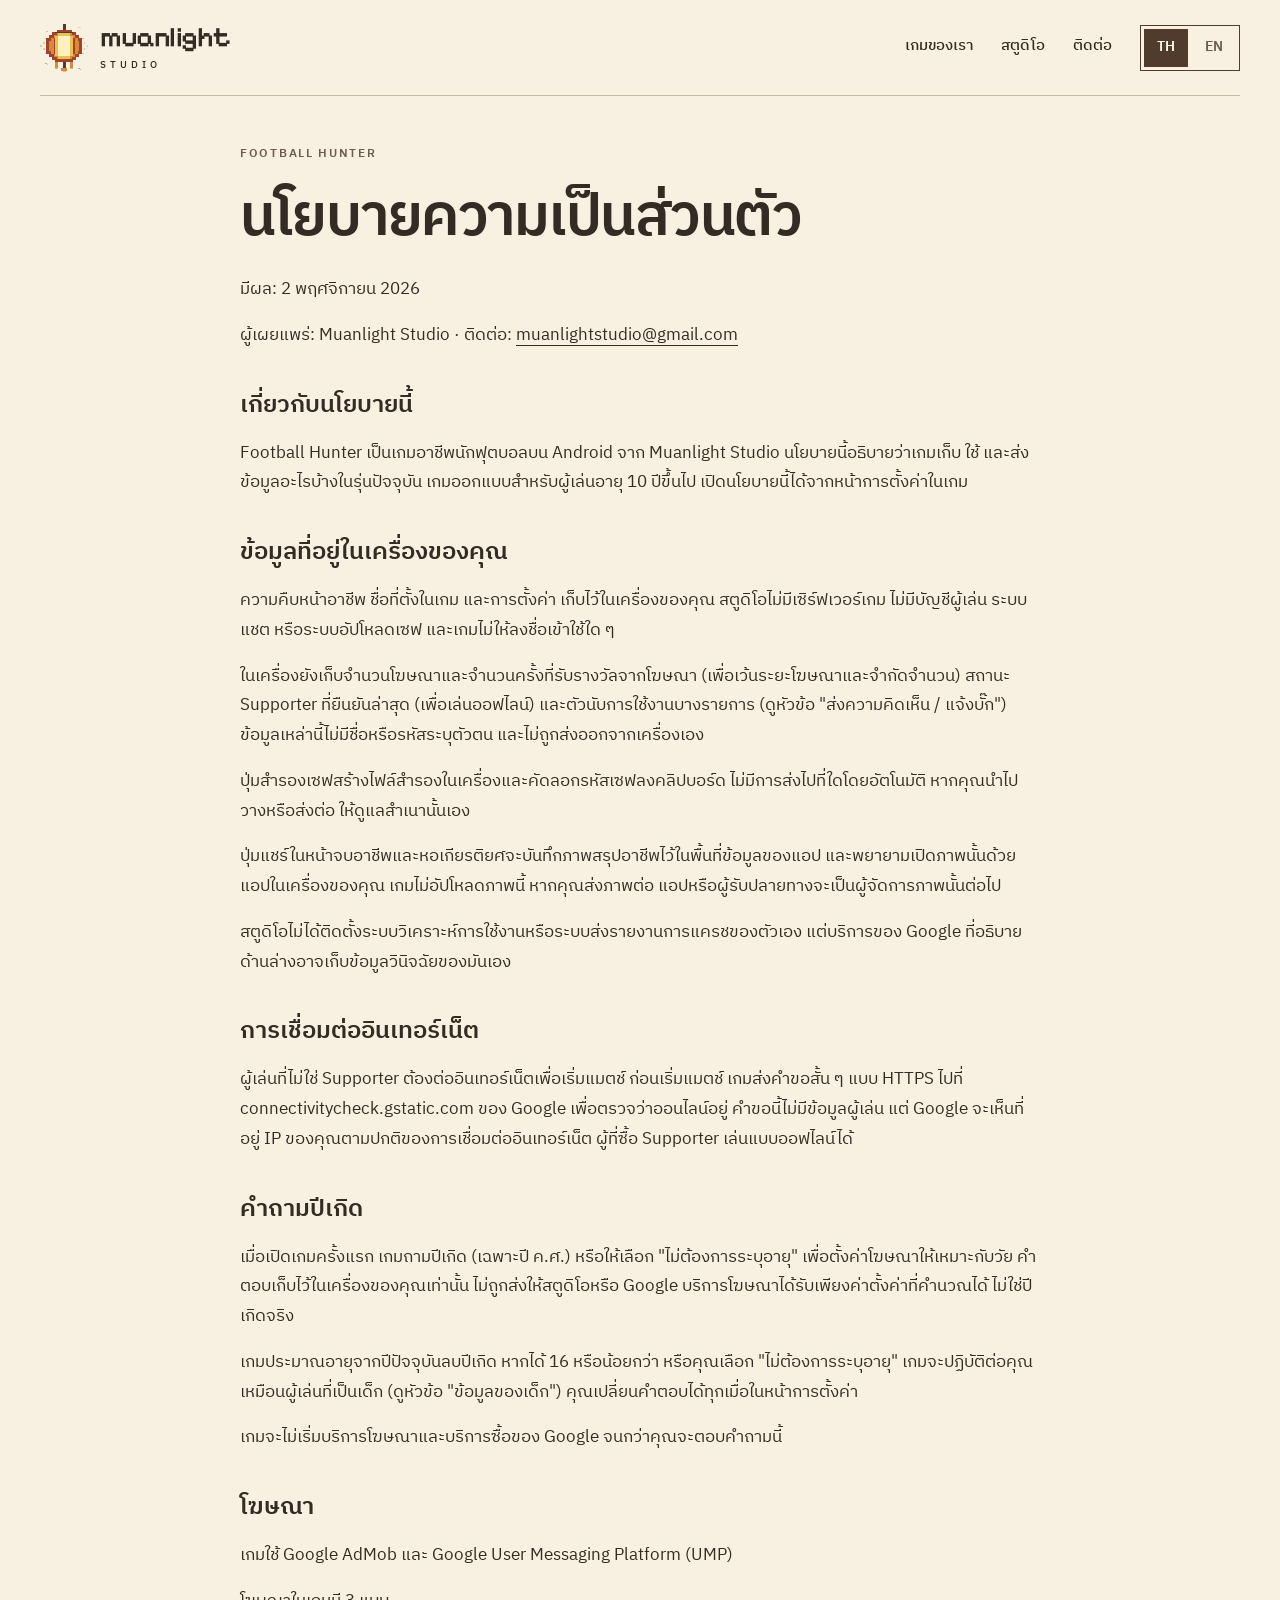
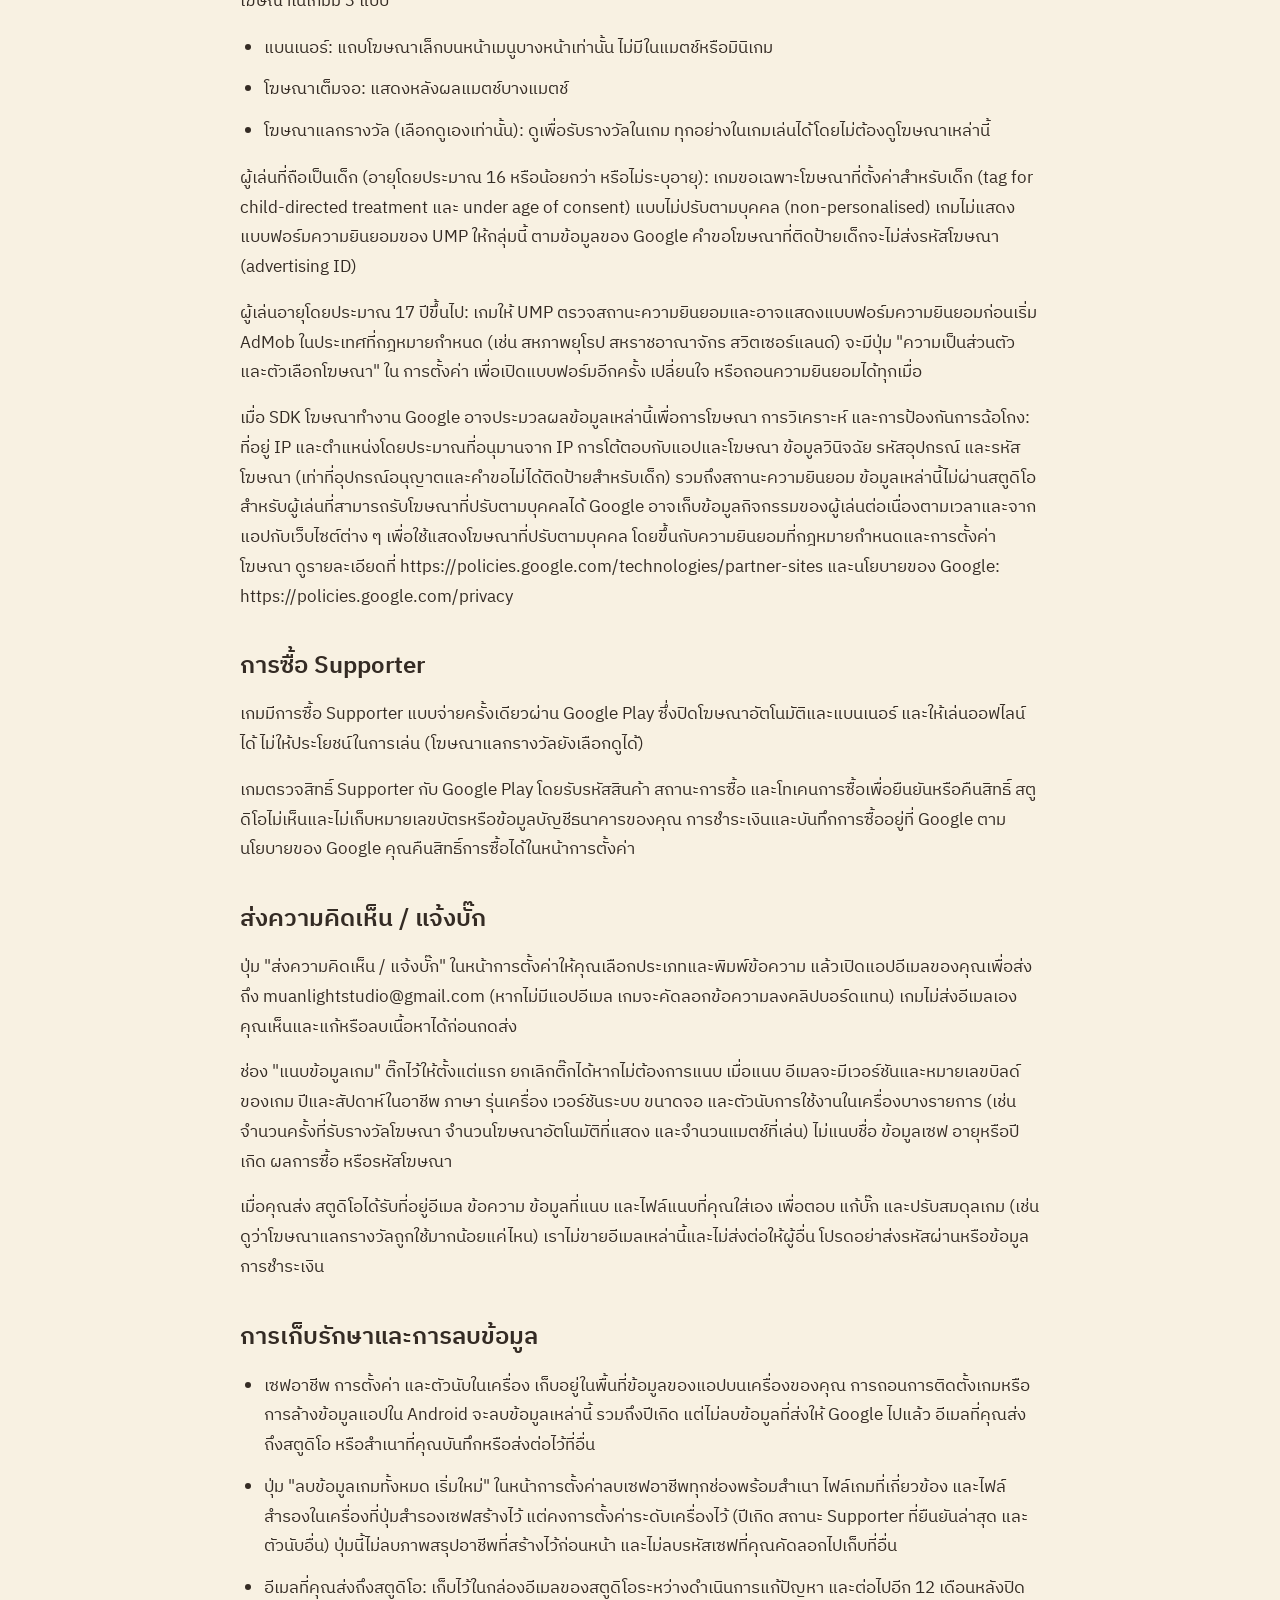
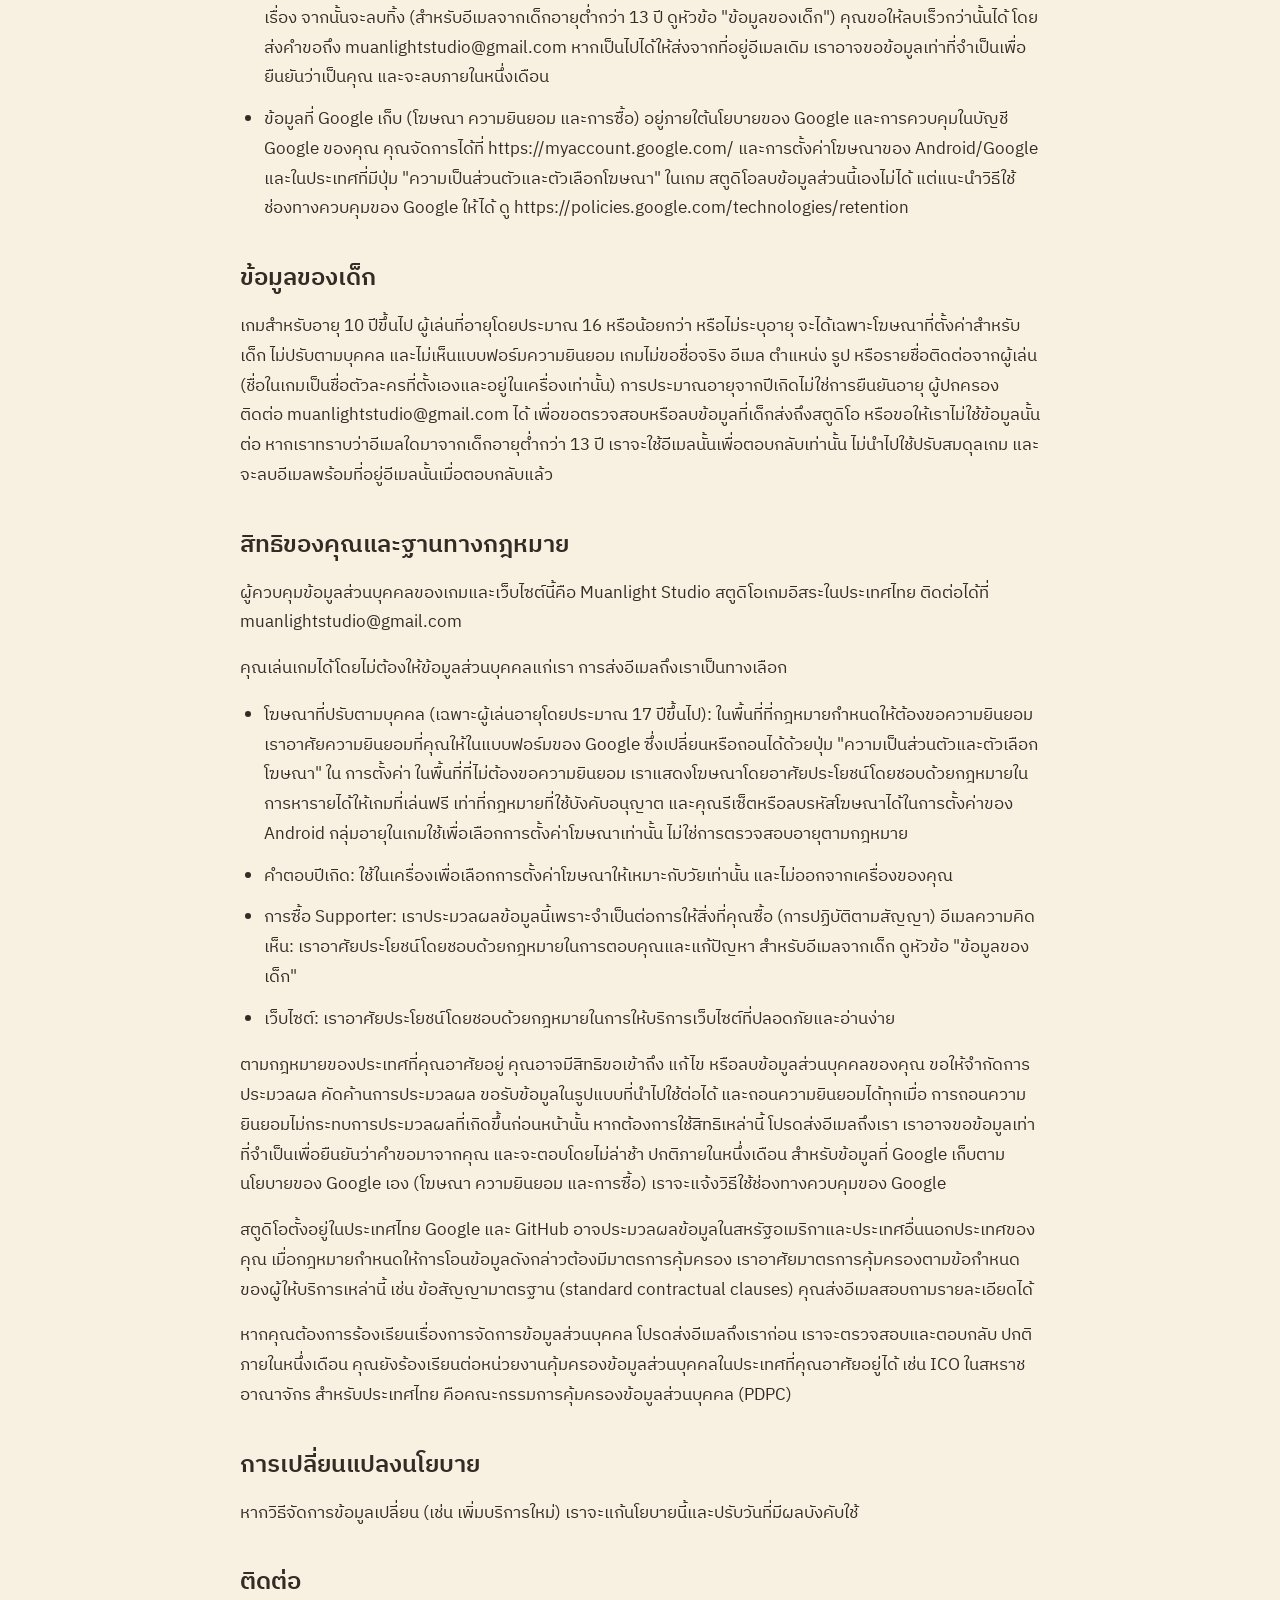
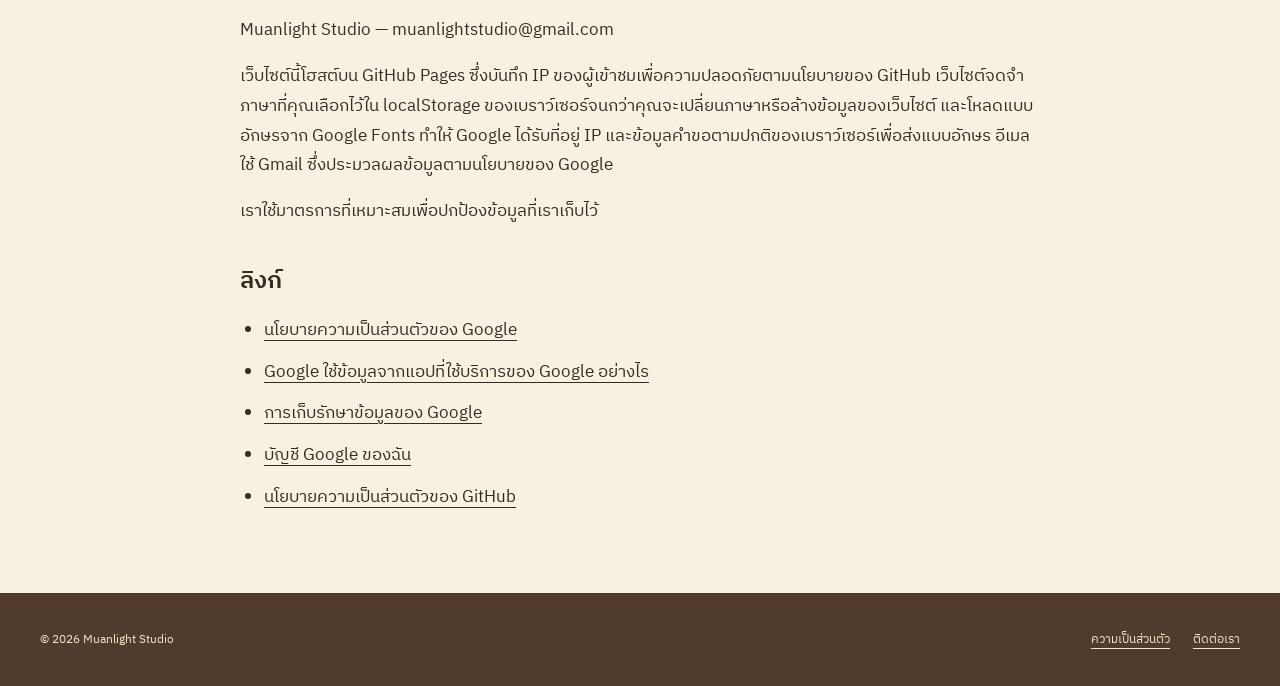
<file: privacy/football-hunter/index.html>
<!doctype html>
<html lang="th"><head><meta charset="utf-8"><meta name="viewport" content="width=device-width, initial-scale=1">
<title>Privacy policy — Football Hunter — Muanlight Studio</title><meta name="description" content="นโยบายความเป็นส่วนตัวของเกม Football Hunter จาก Muanlight Studio" data-th="นโยบายความเป็นส่วนตัวของเกม Football Hunter จาก Muanlight Studio" data-en="Privacy policy for the game Football Hunter by Muanlight Studio.">
<meta name="theme-color" content="#f8f1e2"><meta name="robots" content="noindex">
<link rel="canonical" href="https://muanlightstudio.github.io/privacy/football-hunter/">
<meta property="og:type" content="website"><meta property="og:title" content="Privacy policy — Football Hunter — Muanlight Studio"><meta property="og:description" content="นโยบายความเป็นส่วนตัวของเกม Football Hunter จาก Muanlight Studio"><meta property="og:url" content="https://muanlightstudio.github.io/privacy/football-hunter/"><meta name="twitter:card" content="summary_large_image">
<link rel="icon" href="../../favicon.ico" sizes="any"><link rel="icon" type="image/png" href="../../favicon.png" sizes="32x32">
<link rel="preconnect" href="https://fonts.googleapis.com"><link rel="preconnect" href="https://fonts.gstatic.com" crossorigin>
<link href="https://fonts.googleapis.com/css2?family=IBM+Plex+Sans+Thai:wght@400;500;600&amp;family=Pixelify+Sans:wght@400;500;600&amp;display=swap" rel="stylesheet">
<link rel="stylesheet" href="../../style.css"><script src="../../site.js" defer></script><style>
.legal section{margin-top:36px}.legal h2{font-size:24px;line-height:1.5;margin-bottom:16px}.legal p,.legal li{overflow-wrap:anywhere}.legal p+p{margin-top:16px}.legal ul{padding-left:24px}.legal li+li{margin-top:12px}
</style></head>
<body>
<a class="skip" href="#main"><span class="" data-th="ข้ามไปเนื้อหา" data-en="Skip to content">ข้ามไปเนื้อหา</span></a><header class="header wrap">
    <a class="brand" href="../../index.html" aria-label="Muanlight Studio — Home"><span class="brand-mark" aria-hidden="true"></span><span class="brand-name">muanlight<small>STUDIO</small></span></a>
    <nav class="nav" aria-label="Main navigation"><a href="../../index.html#games"><span class="" data-th="เกมของเรา" data-en="Our games">เกมของเรา</span></a><a href="../../index.html#about"><span class="" data-th="สตูดิโอ" data-en="The studio">สตูดิโอ</span></a><a href="../../index.html#contact"><span class="" data-th="ติดต่อ" data-en="Say hello">ติดต่อ</span></a><div class="languages" role="group" aria-label="Language / ภาษา"><button type="button" data-language="th" lang="th" aria-label="ภาษาไทย" aria-pressed="true">TH</button><button type="button" data-language="en" lang="en" aria-label="English" aria-pressed="false">EN</button></div></nav></header><main id="main" class="legal wrap">
<p class="eyebrow">FOOTBALL HUNTER</p>
<h1><span data-th="นโยบายความเป็นส่วนตัว" data-en="Privacy policy">นโยบายความเป็นส่วนตัว</span></h1>
<p data-th="มีผล: 2 พฤศจิกายน 2026" data-en="Effective: 2 November 2026">มีผล: 2 พฤศจิกายน 2026</p>
<p><span data-th="ผู้เผยแพร่: Muanlight Studio · ติดต่อ:" data-en="Publisher: Muanlight Studio · Contact:">ผู้เผยแพร่: Muanlight Studio · ติดต่อ:</span> <a href="mailto:muanlightstudio@gmail.com">muanlightstudio@gmail.com</a></p>
<section aria-labelledby="about">
<h2 id="about" data-th="เกี่ยวกับนโยบายนี้" data-en="About this policy">เกี่ยวกับนโยบายนี้</h2>
<p data-th="Football Hunter เป็นเกมอาชีพนักฟุตบอลบน Android จาก Muanlight Studio นโยบายนี้อธิบายว่าเกมเก็บ ใช้ และส่งข้อมูลอะไรบ้างในรุ่นปัจจุบัน เกมออกแบบสำหรับผู้เล่นอายุ 10 ปีขึ้นไป เปิดนโยบายนี้ได้จากหน้าการตั้งค่าในเกม" data-en="Football Hunter is a football career game for Android from Muanlight Studio. This policy explains what the game stores, uses and sends in the current version. The game is designed for players aged 10 and over. You can also open it from Settings in the game.">Football Hunter เป็นเกมอาชีพนักฟุตบอลบน Android จาก Muanlight Studio นโยบายนี้อธิบายว่าเกมเก็บ ใช้ และส่งข้อมูลอะไรบ้างในรุ่นปัจจุบัน เกมออกแบบสำหรับผู้เล่นอายุ 10 ปีขึ้นไป เปิดนโยบายนี้ได้จากหน้าการตั้งค่าในเกม</p>
</section>
<section aria-labelledby="device">
<h2 id="device" data-th="ข้อมูลที่อยู่ในเครื่องของคุณ" data-en="Information on your device">ข้อมูลที่อยู่ในเครื่องของคุณ</h2>
<p data-th="ความคืบหน้าอาชีพ ชื่อที่ตั้งในเกม และการตั้งค่า เก็บไว้ในเครื่องของคุณ สตูดิโอไม่มีเซิร์ฟเวอร์เกม ไม่มีบัญชีผู้เล่น ระบบแชต หรือระบบอัปโหลดเซฟ และเกมไม่ให้ลงชื่อเข้าใช้ใด ๆ" data-en="Career progress, in-game names and settings are stored on your device. The studio has no game server, no player accounts, no chat and no save-upload service, and the game has no sign-in.">ความคืบหน้าอาชีพ ชื่อที่ตั้งในเกม และการตั้งค่า เก็บไว้ในเครื่องของคุณ สตูดิโอไม่มีเซิร์ฟเวอร์เกม ไม่มีบัญชีผู้เล่น ระบบแชต หรือระบบอัปโหลดเซฟ และเกมไม่ให้ลงชื่อเข้าใช้ใด ๆ</p>
<p data-th="ในเครื่องยังเก็บจำนวนโฆษณาและจำนวนครั้งที่รับรางวัลจากโฆษณา (เพื่อเว้นระยะโฆษณาและจำกัดจำนวน) สถานะ Supporter ที่ยืนยันล่าสุด (เพื่อเล่นออฟไลน์) และตัวนับการใช้งานบางรายการ (ดูหัวข้อ &quot;ส่งความคิดเห็น / แจ้งบั๊ก&quot;) ข้อมูลเหล่านี้ไม่มีชื่อหรือรหัสระบุตัวตน และไม่ถูกส่งออกจากเครื่องเอง" data-en="The device also keeps ad and ad-reward counts (to space out ads and apply limits), your last confirmed Supporter status (for offline play) and a few usage counters (see &quot;Send feedback / report a bug&quot;). None of it contains a name or identifier, and the game never sends it anywhere on its own.">ในเครื่องยังเก็บจำนวนโฆษณาและจำนวนครั้งที่รับรางวัลจากโฆษณา (เพื่อเว้นระยะโฆษณาและจำกัดจำนวน) สถานะ Supporter ที่ยืนยันล่าสุด (เพื่อเล่นออฟไลน์) และตัวนับการใช้งานบางรายการ (ดูหัวข้อ &quot;ส่งความคิดเห็น / แจ้งบั๊ก&quot;) ข้อมูลเหล่านี้ไม่มีชื่อหรือรหัสระบุตัวตน และไม่ถูกส่งออกจากเครื่องเอง</p>
<p data-th="ปุ่มสำรองเซฟสร้างไฟล์สำรองในเครื่องและคัดลอกรหัสเซฟลงคลิปบอร์ด ไม่มีการส่งไปที่ใดโดยอัตโนมัติ หากคุณนำไปวางหรือส่งต่อ ให้ดูแลสำเนานั้นเอง" data-en="The backup button makes a local backup file and copies a save code to your clipboard. Nothing is sent anywhere automatically. If you paste or share the code, you manage that copy yourself.">ปุ่มสำรองเซฟสร้างไฟล์สำรองในเครื่องและคัดลอกรหัสเซฟลงคลิปบอร์ด ไม่มีการส่งไปที่ใดโดยอัตโนมัติ หากคุณนำไปวางหรือส่งต่อ ให้ดูแลสำเนานั้นเอง</p>
<p data-th="ปุ่มแชร์ในหน้าจบอาชีพและหอเกียรติยศจะบันทึกภาพสรุปอาชีพไว้ในพื้นที่ข้อมูลของแอป และพยายามเปิดภาพนั้นด้วยแอปในเครื่องของคุณ เกมไม่อัปโหลดภาพนี้ หากคุณส่งภาพต่อ แอปหรือผู้รับปลายทางจะเป็นผู้จัดการภาพนั้นต่อไป" data-en="The share button on the career-end and Hall of Fame screens saves a career-summary image in the app&#x27;s storage and tries to open it with an app on your device. The game does not upload it; if you send it on, the app or person you send it to handles it from then on.">ปุ่มแชร์ในหน้าจบอาชีพและหอเกียรติยศจะบันทึกภาพสรุปอาชีพไว้ในพื้นที่ข้อมูลของแอป และพยายามเปิดภาพนั้นด้วยแอปในเครื่องของคุณ เกมไม่อัปโหลดภาพนี้ หากคุณส่งภาพต่อ แอปหรือผู้รับปลายทางจะเป็นผู้จัดการภาพนั้นต่อไป</p>
<p data-th="สตูดิโอไม่ได้ติดตั้งระบบวิเคราะห์การใช้งานหรือระบบส่งรายงานการแครชของตัวเอง แต่บริการของ Google ที่อธิบายด้านล่างอาจเก็บข้อมูลวินิจฉัยของมันเอง" data-en="The studio has not added its own usage analytics or crash-reporting service. The Google services described below may collect their own diagnostic data.">สตูดิโอไม่ได้ติดตั้งระบบวิเคราะห์การใช้งานหรือระบบส่งรายงานการแครชของตัวเอง แต่บริการของ Google ที่อธิบายด้านล่างอาจเก็บข้อมูลวินิจฉัยของมันเอง</p>
</section>
<section aria-labelledby="internet">
<h2 id="internet" data-th="การเชื่อมต่ออินเทอร์เน็ต" data-en="Internet connection">การเชื่อมต่ออินเทอร์เน็ต</h2>
<p data-th="ผู้เล่นที่ไม่ใช่ Supporter ต้องต่ออินเทอร์เน็ตเพื่อเริ่มแมตช์ ก่อนเริ่มแมตช์ เกมส่งคำขอสั้น ๆ แบบ HTTPS ไปที่ connectivitycheck.gstatic.com ของ Google เพื่อตรวจว่าออนไลน์อยู่ คำขอนี้ไม่มีข้อมูลผู้เล่น แต่ Google จะเห็นที่อยู่ IP ของคุณตามปกติของการเชื่อมต่ออินเทอร์เน็ต ผู้ที่ซื้อ Supporter เล่นแบบออฟไลน์ได้" data-en="Players who are not Supporters need an internet connection to start a match. Before a match, the game sends a short HTTPS request to Google&#x27;s connectivitycheck.gstatic.com to check that you are online. The request carries no player data, but Google sees your IP address, as with any internet connection. Supporters can play offline.">ผู้เล่นที่ไม่ใช่ Supporter ต้องต่ออินเทอร์เน็ตเพื่อเริ่มแมตช์ ก่อนเริ่มแมตช์ เกมส่งคำขอสั้น ๆ แบบ HTTPS ไปที่ connectivitycheck.gstatic.com ของ Google เพื่อตรวจว่าออนไลน์อยู่ คำขอนี้ไม่มีข้อมูลผู้เล่น แต่ Google จะเห็นที่อยู่ IP ของคุณตามปกติของการเชื่อมต่ออินเทอร์เน็ต ผู้ที่ซื้อ Supporter เล่นแบบออฟไลน์ได้</p>
</section>
<section aria-labelledby="age">
<h2 id="age" data-th="คำถามปีเกิด" data-en="The birth-year question">คำถามปีเกิด</h2>
<p data-th="เมื่อเปิดเกมครั้งแรก เกมถามปีเกิด (เฉพาะปี ค.ศ.) หรือให้เลือก &quot;ไม่ต้องการระบุอายุ&quot; เพื่อตั้งค่าโฆษณาให้เหมาะกับวัย คำตอบเก็บไว้ในเครื่องของคุณเท่านั้น ไม่ถูกส่งให้สตูดิโอหรือ Google บริการโฆษณาได้รับเพียงค่าตั้งค่าที่คำนวณได้ ไม่ใช่ปีเกิดจริง" data-en="On first launch the game asks for your birth year (year only) or lets you choose &quot;Prefer not to say&quot;, so that ads suit your age. Your answer is stored only on your device and is not sent to the studio or to Google; the ads service gets only derived settings, never the birth year itself.">เมื่อเปิดเกมครั้งแรก เกมถามปีเกิด (เฉพาะปี ค.ศ.) หรือให้เลือก &quot;ไม่ต้องการระบุอายุ&quot; เพื่อตั้งค่าโฆษณาให้เหมาะกับวัย คำตอบเก็บไว้ในเครื่องของคุณเท่านั้น ไม่ถูกส่งให้สตูดิโอหรือ Google บริการโฆษณาได้รับเพียงค่าตั้งค่าที่คำนวณได้ ไม่ใช่ปีเกิดจริง</p>
<p data-th="เกมประมาณอายุจากปีปัจจุบันลบปีเกิด หากได้ 16 หรือน้อยกว่า หรือคุณเลือก &quot;ไม่ต้องการระบุอายุ&quot; เกมจะปฏิบัติต่อคุณเหมือนผู้เล่นที่เป็นเด็ก (ดูหัวข้อ &quot;ข้อมูลของเด็ก&quot;) คุณเปลี่ยนคำตอบได้ทุกเมื่อในหน้าการตั้งค่า" data-en="The game estimates age as the current year minus the birth year. If the result is 16 or less, or you choose &quot;Prefer not to say&quot;, the game treats you as a child player (see &quot;Children&quot;). You can change your answer at any time in Settings.">เกมประมาณอายุจากปีปัจจุบันลบปีเกิด หากได้ 16 หรือน้อยกว่า หรือคุณเลือก &quot;ไม่ต้องการระบุอายุ&quot; เกมจะปฏิบัติต่อคุณเหมือนผู้เล่นที่เป็นเด็ก (ดูหัวข้อ &quot;ข้อมูลของเด็ก&quot;) คุณเปลี่ยนคำตอบได้ทุกเมื่อในหน้าการตั้งค่า</p>
<p data-th="เกมจะไม่เริ่มบริการโฆษณาและบริการซื้อของ Google จนกว่าคุณจะตอบคำถามนี้" data-en="The game does not start Google&#x27;s advertising or purchase services until you have answered this question.">เกมจะไม่เริ่มบริการโฆษณาและบริการซื้อของ Google จนกว่าคุณจะตอบคำถามนี้</p>
</section>
<section aria-labelledby="ads">
<h2 id="ads" data-th="โฆษณา" data-en="Ads">โฆษณา</h2>
<p data-th="เกมใช้ Google AdMob และ Google User Messaging Platform (UMP)" data-en="The game uses Google AdMob and Google User Messaging Platform (UMP).">เกมใช้ Google AdMob และ Google User Messaging Platform (UMP)</p>
<p data-th="โฆษณาในเกมมี 3 แบบ" data-en="There are three kinds of ad:">โฆษณาในเกมมี 3 แบบ</p>
<ul><li data-th="แบนเนอร์: แถบโฆษณาเล็กบนหน้าเมนูบางหน้าเท่านั้น ไม่มีในแมตช์หรือมินิเกม" data-en="Banner: a small ad strip on some menu screens only, never in matches or minigames.">แบนเนอร์: แถบโฆษณาเล็กบนหน้าเมนูบางหน้าเท่านั้น ไม่มีในแมตช์หรือมินิเกม</li><li data-th="โฆษณาเต็มจอ: แสดงหลังผลแมตช์บางแมตช์" data-en="Full-screen ad: after some match results.">โฆษณาเต็มจอ: แสดงหลังผลแมตช์บางแมตช์</li><li data-th="โฆษณาแลกรางวัล (เลือกดูเองเท่านั้น): ดูเพื่อรับรางวัลในเกม ทุกอย่างในเกมเล่นได้โดยไม่ต้องดูโฆษณาเหล่านี้" data-en="Reward ads (only if you choose to watch): watch for in-game rewards. Everything in the game can be played without them.">โฆษณาแลกรางวัล (เลือกดูเองเท่านั้น): ดูเพื่อรับรางวัลในเกม ทุกอย่างในเกมเล่นได้โดยไม่ต้องดูโฆษณาเหล่านี้</li></ul>
<p data-th="ผู้เล่นที่ถือเป็นเด็ก (อายุโดยประมาณ 16 หรือน้อยกว่า หรือไม่ระบุอายุ): เกมขอเฉพาะโฆษณาที่ตั้งค่าสำหรับเด็ก (tag for child-directed treatment และ under age of consent) แบบไม่ปรับตามบุคคล (non-personalised) เกมไม่แสดงแบบฟอร์มความยินยอมของ UMP ให้กลุ่มนี้ ตามข้อมูลของ Google คำขอโฆษณาที่ติดป้ายเด็กจะไม่ส่งรหัสโฆษณา (advertising ID)" data-en="Players treated as children (estimated age 16 or less, or no age given): the game requests only ads tagged for child-directed treatment and under the age of consent, non-personalised. It does not show them the UMP consent form. According to Google, ad requests tagged for children do not send the advertising ID.">ผู้เล่นที่ถือเป็นเด็ก (อายุโดยประมาณ 16 หรือน้อยกว่า หรือไม่ระบุอายุ): เกมขอเฉพาะโฆษณาที่ตั้งค่าสำหรับเด็ก (tag for child-directed treatment และ under age of consent) แบบไม่ปรับตามบุคคล (non-personalised) เกมไม่แสดงแบบฟอร์มความยินยอมของ UMP ให้กลุ่มนี้ ตามข้อมูลของ Google คำขอโฆษณาที่ติดป้ายเด็กจะไม่ส่งรหัสโฆษณา (advertising ID)</p>
<p data-th="ผู้เล่นอายุโดยประมาณ 17 ปีขึ้นไป: เกมให้ UMP ตรวจสถานะความยินยอมและอาจแสดงแบบฟอร์มความยินยอมก่อนเริ่ม AdMob ในประเทศที่กฎหมายกำหนด (เช่น สหภาพยุโรป สหราชอาณาจักร สวิตเซอร์แลนด์) จะมีปุ่ม &quot;ความเป็นส่วนตัวและตัวเลือกโฆษณา&quot; ใน การตั้งค่า เพื่อเปิดแบบฟอร์มอีกครั้ง เปลี่ยนใจ หรือถอนความยินยอมได้ทุกเมื่อ" data-en="Players with an estimated age of 17 or over: the game asks UMP to check consent status and may show a consent form before AdMob starts. Where the law requires it (for example the EU, the UK and Switzerland), a &quot;Privacy &amp; ad choices&quot; button appears in Settings so you can reopen the form, change your mind or withdraw consent at any time.">ผู้เล่นอายุโดยประมาณ 17 ปีขึ้นไป: เกมให้ UMP ตรวจสถานะความยินยอมและอาจแสดงแบบฟอร์มความยินยอมก่อนเริ่ม AdMob ในประเทศที่กฎหมายกำหนด (เช่น สหภาพยุโรป สหราชอาณาจักร สวิตเซอร์แลนด์) จะมีปุ่ม &quot;ความเป็นส่วนตัวและตัวเลือกโฆษณา&quot; ใน การตั้งค่า เพื่อเปิดแบบฟอร์มอีกครั้ง เปลี่ยนใจ หรือถอนความยินยอมได้ทุกเมื่อ</p>
<p data-th="เมื่อ SDK โฆษณาทำงาน Google อาจประมวลผลข้อมูลเหล่านี้เพื่อการโฆษณา การวิเคราะห์ และการป้องกันการฉ้อโกง: ที่อยู่ IP และตำแหน่งโดยประมาณที่อนุมานจาก IP การโต้ตอบกับแอปและโฆษณา ข้อมูลวินิจฉัย รหัสอุปกรณ์ และรหัสโฆษณา (เท่าที่อุปกรณ์อนุญาตและคำขอไม่ได้ติดป้ายสำหรับเด็ก) รวมถึงสถานะความยินยอม ข้อมูลเหล่านี้ไม่ผ่านสตูดิโอ สำหรับผู้เล่นที่สามารถรับโฆษณาที่ปรับตามบุคคลได้ Google อาจเก็บข้อมูลกิจกรรมของผู้เล่นต่อเนื่องตามเวลาและจากแอปกับเว็บไซต์ต่าง ๆ เพื่อใช้แสดงโฆษณาที่ปรับตามบุคคล โดยขึ้นกับความยินยอมที่กฎหมายกำหนดและการตั้งค่าโฆษณา ดูรายละเอียดที่ https://policies.google.com/technologies/partner-sites และนโยบายของ Google: https://policies.google.com/privacy" data-en="While the ads SDK is running, Google may process the following for advertising, analytics and fraud prevention: IP address and the approximate location inferred from it, app and ad interactions, diagnostics, device identifiers, the advertising ID (where the device allows it and the request is not tagged for children), and consent status. This data does not pass through the studio. For players eligible for personalised ads, Google may collect information about their activity over time and across different apps and websites for personalised advertising, subject to applicable consent and advertising settings. See https://policies.google.com/technologies/partner-sites and Google&#x27;s Privacy Policy: https://policies.google.com/privacy">เมื่อ SDK โฆษณาทำงาน Google อาจประมวลผลข้อมูลเหล่านี้เพื่อการโฆษณา การวิเคราะห์ และการป้องกันการฉ้อโกง: ที่อยู่ IP และตำแหน่งโดยประมาณที่อนุมานจาก IP การโต้ตอบกับแอปและโฆษณา ข้อมูลวินิจฉัย รหัสอุปกรณ์ และรหัสโฆษณา (เท่าที่อุปกรณ์อนุญาตและคำขอไม่ได้ติดป้ายสำหรับเด็ก) รวมถึงสถานะความยินยอม ข้อมูลเหล่านี้ไม่ผ่านสตูดิโอ สำหรับผู้เล่นที่สามารถรับโฆษณาที่ปรับตามบุคคลได้ Google อาจเก็บข้อมูลกิจกรรมของผู้เล่นต่อเนื่องตามเวลาและจากแอปกับเว็บไซต์ต่าง ๆ เพื่อใช้แสดงโฆษณาที่ปรับตามบุคคล โดยขึ้นกับความยินยอมที่กฎหมายกำหนดและการตั้งค่าโฆษณา ดูรายละเอียดที่ https://policies.google.com/technologies/partner-sites และนโยบายของ Google: https://policies.google.com/privacy</p>
</section>
<section aria-labelledby="supporter">
<h2 id="supporter" data-th="การซื้อ Supporter" data-en="Supporter purchase">การซื้อ Supporter</h2>
<p data-th="เกมมีการซื้อ Supporter แบบจ่ายครั้งเดียวผ่าน Google Play ซึ่งปิดโฆษณาอัตโนมัติและแบนเนอร์ และให้เล่นออฟไลน์ได้ ไม่ให้ประโยชน์ในการเล่น (โฆษณาแลกรางวัลยังเลือกดูได้)" data-en="The game offers a one-time Supporter purchase through Google Play. It removes automatic and banner ads and lets you play offline. It gives no gameplay advantage (reward ads stay optional).">เกมมีการซื้อ Supporter แบบจ่ายครั้งเดียวผ่าน Google Play ซึ่งปิดโฆษณาอัตโนมัติและแบนเนอร์ และให้เล่นออฟไลน์ได้ ไม่ให้ประโยชน์ในการเล่น (โฆษณาแลกรางวัลยังเลือกดูได้)</p>
<p data-th="เกมตรวจสิทธิ์ Supporter กับ Google Play โดยรับรหัสสินค้า สถานะการซื้อ และโทเคนการซื้อเพื่อยืนยันหรือคืนสิทธิ์ สตูดิโอไม่เห็นและไม่เก็บหมายเลขบัตรหรือข้อมูลบัญชีธนาคารของคุณ การชำระเงินและบันทึกการซื้ออยู่ที่ Google ตามนโยบายของ Google คุณคืนสิทธิ์การซื้อได้ในหน้าการตั้งค่า" data-en="The game checks your Supporter status with Google Play, receiving the product ID, purchase status and a purchase token to confirm or restore it. The studio does not see or keep your card number or bank details. Payment and purchase records are held by Google under Google&#x27;s policies. You can restore a purchase from Settings.">เกมตรวจสิทธิ์ Supporter กับ Google Play โดยรับรหัสสินค้า สถานะการซื้อ และโทเคนการซื้อเพื่อยืนยันหรือคืนสิทธิ์ สตูดิโอไม่เห็นและไม่เก็บหมายเลขบัตรหรือข้อมูลบัญชีธนาคารของคุณ การชำระเงินและบันทึกการซื้ออยู่ที่ Google ตามนโยบายของ Google คุณคืนสิทธิ์การซื้อได้ในหน้าการตั้งค่า</p>
</section>
<section aria-labelledby="feedback">
<h2 id="feedback" data-th="ส่งความคิดเห็น / แจ้งบั๊ก" data-en="Send feedback / report a bug">ส่งความคิดเห็น / แจ้งบั๊ก</h2>
<p data-th="ปุ่ม &quot;ส่งความคิดเห็น / แจ้งบั๊ก&quot; ในหน้าการตั้งค่าให้คุณเลือกประเภทและพิมพ์ข้อความ แล้วเปิดแอปอีเมลของคุณเพื่อส่งถึง muanlightstudio@gmail.com (หากไม่มีแอปอีเมล เกมจะคัดลอกข้อความลงคลิปบอร์ดแทน) เกมไม่ส่งอีเมลเอง คุณเห็นและแก้หรือลบเนื้อหาได้ก่อนกดส่ง" data-en="The &quot;Send feedback / report a bug&quot; button in Settings lets you pick a category and type a message, then opens your email app addressed to muanlightstudio@gmail.com (or copies the text to your clipboard if there is no email app). The game never sends the email itself. You see the content and can edit or delete it before you send.">ปุ่ม &quot;ส่งความคิดเห็น / แจ้งบั๊ก&quot; ในหน้าการตั้งค่าให้คุณเลือกประเภทและพิมพ์ข้อความ แล้วเปิดแอปอีเมลของคุณเพื่อส่งถึง muanlightstudio@gmail.com (หากไม่มีแอปอีเมล เกมจะคัดลอกข้อความลงคลิปบอร์ดแทน) เกมไม่ส่งอีเมลเอง คุณเห็นและแก้หรือลบเนื้อหาได้ก่อนกดส่ง</p>
<p data-th="ช่อง &quot;แนบข้อมูลเกม&quot; ติ๊กไว้ให้ตั้งแต่แรก ยกเลิกติ๊กได้หากไม่ต้องการแนบ เมื่อแนบ อีเมลจะมีเวอร์ชันและหมายเลขบิลด์ของเกม ปีและสัปดาห์ในอาชีพ ภาษา รุ่นเครื่อง เวอร์ชันระบบ ขนาดจอ และตัวนับการใช้งานในเครื่องบางรายการ (เช่น จำนวนครั้งที่รับรางวัลโฆษณา จำนวนโฆษณาอัตโนมัติที่แสดง และจำนวนแมตช์ที่เล่น) ไม่แนบชื่อ ข้อมูลเซฟ อายุหรือปีเกิด ผลการซื้อ หรือรหัสโฆษณา" data-en="&quot;Attach game info&quot; is ticked by default; untick it to leave the info out. When attached, the email also contains your game version and build number, career year and week, language, device model, system version, screen size and a few local usage counters (for example reward-ad claims, automatic ads shown and matches played). It never contains your name, save data, age or birth year, purchase results or advertising ID.">ช่อง &quot;แนบข้อมูลเกม&quot; ติ๊กไว้ให้ตั้งแต่แรก ยกเลิกติ๊กได้หากไม่ต้องการแนบ เมื่อแนบ อีเมลจะมีเวอร์ชันและหมายเลขบิลด์ของเกม ปีและสัปดาห์ในอาชีพ ภาษา รุ่นเครื่อง เวอร์ชันระบบ ขนาดจอ และตัวนับการใช้งานในเครื่องบางรายการ (เช่น จำนวนครั้งที่รับรางวัลโฆษณา จำนวนโฆษณาอัตโนมัติที่แสดง และจำนวนแมตช์ที่เล่น) ไม่แนบชื่อ ข้อมูลเซฟ อายุหรือปีเกิด ผลการซื้อ หรือรหัสโฆษณา</p>
<p data-th="เมื่อคุณส่ง สตูดิโอได้รับที่อยู่อีเมล ข้อความ ข้อมูลที่แนบ และไฟล์แนบที่คุณใส่เอง เพื่อตอบ แก้บั๊ก และปรับสมดุลเกม (เช่น ดูว่าโฆษณาแลกรางวัลถูกใช้มากน้อยแค่ไหน) เราไม่ขายอีเมลเหล่านี้และไม่ส่งต่อให้ผู้อื่น โปรดอย่าส่งรหัสผ่านหรือข้อมูลการชำระเงิน" data-en="When you send it, the studio receives your email address, message, the attached info and any files you add, and uses them to reply, fix bugs and balance the game (for example, to see how much the reward ads are used). We do not sell these emails or give them to anyone else. Please do not send passwords or payment details.">เมื่อคุณส่ง สตูดิโอได้รับที่อยู่อีเมล ข้อความ ข้อมูลที่แนบ และไฟล์แนบที่คุณใส่เอง เพื่อตอบ แก้บั๊ก และปรับสมดุลเกม (เช่น ดูว่าโฆษณาแลกรางวัลถูกใช้มากน้อยแค่ไหน) เราไม่ขายอีเมลเหล่านี้และไม่ส่งต่อให้ผู้อื่น โปรดอย่าส่งรหัสผ่านหรือข้อมูลการชำระเงิน</p>
</section>
<section aria-labelledby="retention">
<h2 id="retention" data-th="การเก็บรักษาและการลบข้อมูล" data-en="Retention and deletion">การเก็บรักษาและการลบข้อมูล</h2>
<ul><li data-th="เซฟอาชีพ การตั้งค่า และตัวนับในเครื่อง เก็บอยู่ในพื้นที่ข้อมูลของแอปบนเครื่องของคุณ การถอนการติดตั้งเกมหรือการล้างข้อมูลแอปใน Android จะลบข้อมูลเหล่านี้ รวมถึงปีเกิด แต่ไม่ลบข้อมูลที่ส่งให้ Google ไปแล้ว อีเมลที่คุณส่งถึงสตูดิโอ หรือสำเนาที่คุณบันทึกหรือส่งต่อไว้ที่อื่น" data-en="Career saves, settings and local counters are stored in the app&#x27;s storage on your device. Uninstalling the game or clearing its data in Android removes them, including your birth year, but not data already sent to Google, emails you sent to the studio, or copies you saved or shared elsewhere.">เซฟอาชีพ การตั้งค่า และตัวนับในเครื่อง เก็บอยู่ในพื้นที่ข้อมูลของแอปบนเครื่องของคุณ การถอนการติดตั้งเกมหรือการล้างข้อมูลแอปใน Android จะลบข้อมูลเหล่านี้ รวมถึงปีเกิด แต่ไม่ลบข้อมูลที่ส่งให้ Google ไปแล้ว อีเมลที่คุณส่งถึงสตูดิโอ หรือสำเนาที่คุณบันทึกหรือส่งต่อไว้ที่อื่น</li><li data-th="ปุ่ม &quot;ลบข้อมูลเกมทั้งหมด เริ่มใหม่&quot; ในหน้าการตั้งค่าลบเซฟอาชีพทุกช่องพร้อมสำเนา ไฟล์เกมที่เกี่ยวข้อง และไฟล์สำรองในเครื่องที่ปุ่มสำรองเซฟสร้างไว้ แต่คงการตั้งค่าระดับเครื่องไว้ (ปีเกิด สถานะ Supporter ที่ยืนยันล่าสุด และตัวนับอื่น) ปุ่มนี้ไม่ลบภาพสรุปอาชีพที่สร้างไว้ก่อนหน้า และไม่ลบรหัสเซฟที่คุณคัดลอกไปเก็บที่อื่น" data-en="&quot;Delete all game data &amp; restart&quot; in Settings deletes every career save with its copies, the related game files and the local backup file made by the backup button. It keeps the device settings (birth year, last confirmed Supporter status and the other counters). It does not delete career-summary images made earlier, or a save code you copied elsewhere.">ปุ่ม &quot;ลบข้อมูลเกมทั้งหมด เริ่มใหม่&quot; ในหน้าการตั้งค่าลบเซฟอาชีพทุกช่องพร้อมสำเนา ไฟล์เกมที่เกี่ยวข้อง และไฟล์สำรองในเครื่องที่ปุ่มสำรองเซฟสร้างไว้ แต่คงการตั้งค่าระดับเครื่องไว้ (ปีเกิด สถานะ Supporter ที่ยืนยันล่าสุด และตัวนับอื่น) ปุ่มนี้ไม่ลบภาพสรุปอาชีพที่สร้างไว้ก่อนหน้า และไม่ลบรหัสเซฟที่คุณคัดลอกไปเก็บที่อื่น</li><li data-th="อีเมลที่คุณส่งถึงสตูดิโอ: เก็บไว้ในกล่องอีเมลของสตูดิโอระหว่างดำเนินการแก้ปัญหา และต่อไปอีก 12 เดือนหลังปิดเรื่อง จากนั้นจะลบทิ้ง (สำหรับอีเมลจากเด็กอายุต่ำกว่า 13 ปี ดูหัวข้อ &quot;ข้อมูลของเด็ก&quot;) คุณขอให้ลบเร็วกว่านั้นได้ โดยส่งคำขอถึง muanlightstudio@gmail.com หากเป็นไปได้ให้ส่งจากที่อยู่อีเมลเดิม เราอาจขอข้อมูลเท่าที่จำเป็นเพื่อยืนยันว่าเป็นคุณ และจะลบภายในหนึ่งเดือน" data-en="Emails you send to the studio: kept in the studio mailbox while we handle your issue and for 12 months after it is closed, then deleted (for emails from children under 13, see &quot;Children&quot;). You can ask us to delete them sooner: email muanlightstudio@gmail.com, from the same email address if possible. We may ask for information to confirm it is you, and we delete them within one month.">อีเมลที่คุณส่งถึงสตูดิโอ: เก็บไว้ในกล่องอีเมลของสตูดิโอระหว่างดำเนินการแก้ปัญหา และต่อไปอีก 12 เดือนหลังปิดเรื่อง จากนั้นจะลบทิ้ง (สำหรับอีเมลจากเด็กอายุต่ำกว่า 13 ปี ดูหัวข้อ &quot;ข้อมูลของเด็ก&quot;) คุณขอให้ลบเร็วกว่านั้นได้ โดยส่งคำขอถึง muanlightstudio@gmail.com หากเป็นไปได้ให้ส่งจากที่อยู่อีเมลเดิม เราอาจขอข้อมูลเท่าที่จำเป็นเพื่อยืนยันว่าเป็นคุณ และจะลบภายในหนึ่งเดือน</li><li data-th="ข้อมูลที่ Google เก็บ (โฆษณา ความยินยอม และการซื้อ) อยู่ภายใต้นโยบายของ Google และการควบคุมในบัญชี Google ของคุณ คุณจัดการได้ที่ https://myaccount.google.com/ และการตั้งค่าโฆษณาของ Android/Google และในประเทศที่มีปุ่ม &quot;ความเป็นส่วนตัวและตัวเลือกโฆษณา&quot; ในเกม สตูดิโอลบข้อมูลส่วนนี้เองไม่ได้ แต่แนะนำวิธีใช้ช่องทางควบคุมของ Google ให้ได้ ดู https://policies.google.com/technologies/retention" data-en="Data held by Google (ads, consent and purchases) follows Google&#x27;s policies and your Google Account controls. You can manage it at https://myaccount.google.com/, in your Android/Google ad settings and, where shown, with &quot;Privacy &amp; ad choices&quot; in the game. The studio cannot delete that data itself, but we can tell you how to use Google&#x27;s controls. See https://policies.google.com/technologies/retention">ข้อมูลที่ Google เก็บ (โฆษณา ความยินยอม และการซื้อ) อยู่ภายใต้นโยบายของ Google และการควบคุมในบัญชี Google ของคุณ คุณจัดการได้ที่ https://myaccount.google.com/ และการตั้งค่าโฆษณาของ Android/Google และในประเทศที่มีปุ่ม &quot;ความเป็นส่วนตัวและตัวเลือกโฆษณา&quot; ในเกม สตูดิโอลบข้อมูลส่วนนี้เองไม่ได้ แต่แนะนำวิธีใช้ช่องทางควบคุมของ Google ให้ได้ ดู https://policies.google.com/technologies/retention</li></ul>
</section>
<section aria-labelledby="children">
<h2 id="children" data-th="ข้อมูลของเด็ก" data-en="Children">ข้อมูลของเด็ก</h2>
<p data-th="เกมสำหรับอายุ 10 ปีขึ้นไป ผู้เล่นที่อายุโดยประมาณ 16 หรือน้อยกว่า หรือไม่ระบุอายุ จะได้เฉพาะโฆษณาที่ตั้งค่าสำหรับเด็ก ไม่ปรับตามบุคคล และไม่เห็นแบบฟอร์มความยินยอม เกมไม่ขอชื่อจริง อีเมล ตำแหน่ง รูป หรือรายชื่อติดต่อจากผู้เล่น (ชื่อในเกมเป็นชื่อตัวละครที่ตั้งเองและอยู่ในเครื่องเท่านั้น) การประมาณอายุจากปีเกิดไม่ใช่การยืนยันอายุ ผู้ปกครองติดต่อ muanlightstudio@gmail.com ได้ เพื่อขอตรวจสอบหรือลบข้อมูลที่เด็กส่งถึงสตูดิโอ หรือขอให้เราไม่ใช้ข้อมูลนั้นต่อ หากเราทราบว่าอีเมลใดมาจากเด็กอายุต่ำกว่า 13 ปี เราจะใช้อีเมลนั้นเพื่อตอบกลับเท่านั้น ไม่นำไปใช้ปรับสมดุลเกม และจะลบอีเมลพร้อมที่อยู่อีเมลนั้นเมื่อตอบกลับแล้ว" data-en="The game is for players aged 10 and over. Players with an estimated age of 16 or less, or who give no age, get only child-directed, non-personalised ads and see no consent form. The game never asks players for a real name, email, location, photos or contacts (in-game names are character names you choose and stay on the device). Estimating age from a birth year is not age verification. Parents can write to muanlightstudio@gmail.com to ask us to review or delete information a child sent to the studio, or to stop using it. If we learn that an email comes from a child under 13, we use it only to reply, do not use it to balance the game, and delete the email and the email address once we have replied.">เกมสำหรับอายุ 10 ปีขึ้นไป ผู้เล่นที่อายุโดยประมาณ 16 หรือน้อยกว่า หรือไม่ระบุอายุ จะได้เฉพาะโฆษณาที่ตั้งค่าสำหรับเด็ก ไม่ปรับตามบุคคล และไม่เห็นแบบฟอร์มความยินยอม เกมไม่ขอชื่อจริง อีเมล ตำแหน่ง รูป หรือรายชื่อติดต่อจากผู้เล่น (ชื่อในเกมเป็นชื่อตัวละครที่ตั้งเองและอยู่ในเครื่องเท่านั้น) การประมาณอายุจากปีเกิดไม่ใช่การยืนยันอายุ ผู้ปกครองติดต่อ muanlightstudio@gmail.com ได้ เพื่อขอตรวจสอบหรือลบข้อมูลที่เด็กส่งถึงสตูดิโอ หรือขอให้เราไม่ใช้ข้อมูลนั้นต่อ หากเราทราบว่าอีเมลใดมาจากเด็กอายุต่ำกว่า 13 ปี เราจะใช้อีเมลนั้นเพื่อตอบกลับเท่านั้น ไม่นำไปใช้ปรับสมดุลเกม และจะลบอีเมลพร้อมที่อยู่อีเมลนั้นเมื่อตอบกลับแล้ว</p>
</section>
<section aria-labelledby="rights">
<h2 id="rights" data-th="สิทธิของคุณและฐานทางกฎหมาย" data-en="Your rights and legal basis">สิทธิของคุณและฐานทางกฎหมาย</h2>
<p data-th="ผู้ควบคุมข้อมูลส่วนบุคคลของเกมและเว็บไซต์นี้คือ Muanlight Studio สตูดิโอเกมอิสระในประเทศไทย ติดต่อได้ที่ muanlightstudio@gmail.com" data-en="The data controller for the game and this website is Muanlight Studio, an independent game studio in Thailand. Contact: muanlightstudio@gmail.com.">ผู้ควบคุมข้อมูลส่วนบุคคลของเกมและเว็บไซต์นี้คือ Muanlight Studio สตูดิโอเกมอิสระในประเทศไทย ติดต่อได้ที่ muanlightstudio@gmail.com</p>
<p data-th="คุณเล่นเกมได้โดยไม่ต้องให้ข้อมูลส่วนบุคคลแก่เรา การส่งอีเมลถึงเราเป็นทางเลือก" data-en="You can play without giving us any personal data; emailing us is optional.">คุณเล่นเกมได้โดยไม่ต้องให้ข้อมูลส่วนบุคคลแก่เรา การส่งอีเมลถึงเราเป็นทางเลือก</p>
<ul>
<li data-th="โฆษณาที่ปรับตามบุคคล (เฉพาะผู้เล่นอายุโดยประมาณ 17 ปีขึ้นไป): ในพื้นที่ที่กฎหมายกำหนดให้ต้องขอความยินยอม เราอาศัยความยินยอมที่คุณให้ในแบบฟอร์มของ Google ซึ่งเปลี่ยนหรือถอนได้ด้วยปุ่ม &quot;ความเป็นส่วนตัวและตัวเลือกโฆษณา&quot; ใน การตั้งค่า ในพื้นที่ที่ไม่ต้องขอความยินยอม เราแสดงโฆษณาโดยอาศัยประโยชน์โดยชอบด้วยกฎหมายในการหารายได้ให้เกมที่เล่นฟรี เท่าที่กฎหมายที่ใช้บังคับอนุญาต และคุณรีเซ็ตหรือลบรหัสโฆษณาได้ในการตั้งค่าของ Android กลุ่มอายุในเกมใช้เพื่อเลือกการตั้งค่าโฆษณาเท่านั้น ไม่ใช่การตรวจสอบอายุตามกฎหมาย" data-en="Personalised ads (only for players with an estimated age of 17 or over): where the law requires consent, we rely on the consent you give in Google&#x27;s consent form, which you can change or withdraw with &quot;Privacy &amp; ad choices&quot; in Settings. Where consent is not required, we show ads on the basis of our legitimate interest in funding a free game, to the extent the applicable law allows, and you can reset or delete your advertising ID in Android settings. The game&#x27;s age groups are only used to choose ad settings; they are not a check of legal age.">โฆษณาที่ปรับตามบุคคล (เฉพาะผู้เล่นอายุโดยประมาณ 17 ปีขึ้นไป): ในพื้นที่ที่กฎหมายกำหนดให้ต้องขอความยินยอม เราอาศัยความยินยอมที่คุณให้ในแบบฟอร์มของ Google ซึ่งเปลี่ยนหรือถอนได้ด้วยปุ่ม &quot;ความเป็นส่วนตัวและตัวเลือกโฆษณา&quot; ใน การตั้งค่า ในพื้นที่ที่ไม่ต้องขอความยินยอม เราแสดงโฆษณาโดยอาศัยประโยชน์โดยชอบด้วยกฎหมายในการหารายได้ให้เกมที่เล่นฟรี เท่าที่กฎหมายที่ใช้บังคับอนุญาต และคุณรีเซ็ตหรือลบรหัสโฆษณาได้ในการตั้งค่าของ Android กลุ่มอายุในเกมใช้เพื่อเลือกการตั้งค่าโฆษณาเท่านั้น ไม่ใช่การตรวจสอบอายุตามกฎหมาย</li>
<li data-th="คำตอบปีเกิด: ใช้ในเครื่องเพื่อเลือกการตั้งค่าโฆษณาให้เหมาะกับวัยเท่านั้น และไม่ออกจากเครื่องของคุณ" data-en="Birth-year answer: used on your device only to choose age-appropriate ad settings; it never leaves your device.">คำตอบปีเกิด: ใช้ในเครื่องเพื่อเลือกการตั้งค่าโฆษณาให้เหมาะกับวัยเท่านั้น และไม่ออกจากเครื่องของคุณ</li>
<li data-th="การซื้อ Supporter: เราประมวลผลข้อมูลนี้เพราะจำเป็นต่อการให้สิ่งที่คุณซื้อ (การปฏิบัติตามสัญญา) อีเมลความคิดเห็น: เราอาศัยประโยชน์โดยชอบด้วยกฎหมายในการตอบคุณและแก้ปัญหา สำหรับอีเมลจากเด็ก ดูหัวข้อ &quot;ข้อมูลของเด็ก&quot;" data-en="Supporter purchase: we process this data because it is needed to provide what you bought (performance of a contract). Feedback emails: we rely on our legitimate interest in replying to you and fixing problems; for emails from children, see &quot;Children&quot;.">การซื้อ Supporter: เราประมวลผลข้อมูลนี้เพราะจำเป็นต่อการให้สิ่งที่คุณซื้อ (การปฏิบัติตามสัญญา) อีเมลความคิดเห็น: เราอาศัยประโยชน์โดยชอบด้วยกฎหมายในการตอบคุณและแก้ปัญหา สำหรับอีเมลจากเด็ก ดูหัวข้อ &quot;ข้อมูลของเด็ก&quot;</li>
<li data-th="เว็บไซต์: เราอาศัยประโยชน์โดยชอบด้วยกฎหมายในการให้บริการเว็บไซต์ที่ปลอดภัยและอ่านง่าย" data-en="Website: we rely on our legitimate interest in running a secure and readable website.">เว็บไซต์: เราอาศัยประโยชน์โดยชอบด้วยกฎหมายในการให้บริการเว็บไซต์ที่ปลอดภัยและอ่านง่าย</li>
</ul>
<p data-th="ตามกฎหมายของประเทศที่คุณอาศัยอยู่ คุณอาจมีสิทธิขอเข้าถึง แก้ไข หรือลบข้อมูลส่วนบุคคลของคุณ ขอให้จำกัดการประมวลผล คัดค้านการประมวลผล ขอรับข้อมูลในรูปแบบที่นำไปใช้ต่อได้ และถอนความยินยอมได้ทุกเมื่อ การถอนความยินยอมไม่กระทบการประมวลผลที่เกิดขึ้นก่อนหน้านั้น หากต้องการใช้สิทธิเหล่านี้ โปรดส่งอีเมลถึงเรา เราอาจขอข้อมูลเท่าที่จำเป็นเพื่อยืนยันว่าคำขอมาจากคุณ และจะตอบโดยไม่ล่าช้า ปกติภายในหนึ่งเดือน สำหรับข้อมูลที่ Google เก็บตามนโยบายของ Google เอง (โฆษณา ความยินยอม และการซื้อ) เราจะแจ้งวิธีใช้ช่องทางควบคุมของ Google" data-en="Depending on the law where you live, you may have the right to access, correct or delete your personal data, to restrict or object to its processing, to receive it in a portable format, and to withdraw consent at any time. Withdrawing consent does not affect processing that took place before. To use these rights, email us. We may ask for information to confirm that the request is yours, and we reply without undue delay, normally within one month. For data that Google holds under its own policies (ads, consent and purchases), we tell you how to use Google&#x27;s controls.">ตามกฎหมายของประเทศที่คุณอาศัยอยู่ คุณอาจมีสิทธิขอเข้าถึง แก้ไข หรือลบข้อมูลส่วนบุคคลของคุณ ขอให้จำกัดการประมวลผล คัดค้านการประมวลผล ขอรับข้อมูลในรูปแบบที่นำไปใช้ต่อได้ และถอนความยินยอมได้ทุกเมื่อ การถอนความยินยอมไม่กระทบการประมวลผลที่เกิดขึ้นก่อนหน้านั้น หากต้องการใช้สิทธิเหล่านี้ โปรดส่งอีเมลถึงเรา เราอาจขอข้อมูลเท่าที่จำเป็นเพื่อยืนยันว่าคำขอมาจากคุณ และจะตอบโดยไม่ล่าช้า ปกติภายในหนึ่งเดือน สำหรับข้อมูลที่ Google เก็บตามนโยบายของ Google เอง (โฆษณา ความยินยอม และการซื้อ) เราจะแจ้งวิธีใช้ช่องทางควบคุมของ Google</p>
<p data-th="สตูดิโอตั้งอยู่ในประเทศไทย Google และ GitHub อาจประมวลผลข้อมูลในสหรัฐอเมริกาและประเทศอื่นนอกประเทศของคุณ เมื่อกฎหมายกำหนดให้การโอนข้อมูลดังกล่าวต้องมีมาตรการคุ้มครอง เราอาศัยมาตรการคุ้มครองตามข้อกำหนดของผู้ให้บริการเหล่านี้ เช่น ข้อสัญญามาตรฐาน (standard contractual clauses) คุณส่งอีเมลสอบถามรายละเอียดได้" data-en="The studio is based in Thailand. Google and GitHub may process data in the United States and other countries outside your own. Where the law requires safeguards for such transfers, we rely on the safeguards in these providers&#x27; terms, such as standard contractual clauses. You can email us to ask about them.">สตูดิโอตั้งอยู่ในประเทศไทย Google และ GitHub อาจประมวลผลข้อมูลในสหรัฐอเมริกาและประเทศอื่นนอกประเทศของคุณ เมื่อกฎหมายกำหนดให้การโอนข้อมูลดังกล่าวต้องมีมาตรการคุ้มครอง เราอาศัยมาตรการคุ้มครองตามข้อกำหนดของผู้ให้บริการเหล่านี้ เช่น ข้อสัญญามาตรฐาน (standard contractual clauses) คุณส่งอีเมลสอบถามรายละเอียดได้</p>
<p data-th="หากคุณต้องการร้องเรียนเรื่องการจัดการข้อมูลส่วนบุคคล โปรดส่งอีเมลถึงเราก่อน เราจะตรวจสอบและตอบกลับ ปกติภายในหนึ่งเดือน คุณยังร้องเรียนต่อหน่วยงานคุ้มครองข้อมูลส่วนบุคคลในประเทศที่คุณอาศัยอยู่ได้ เช่น ICO ในสหราชอาณาจักร สำหรับประเทศไทย คือคณะกรรมการคุ้มครองข้อมูลส่วนบุคคล (PDPC)" data-en="If you want to complain about how we handle personal data, please email us first. We will look into it and reply, normally within one month. You can also complain to the data protection authority where you live, for example the ICO in the UK. In Thailand, this is the Personal Data Protection Committee (PDPC).">หากคุณต้องการร้องเรียนเรื่องการจัดการข้อมูลส่วนบุคคล โปรดส่งอีเมลถึงเราก่อน เราจะตรวจสอบและตอบกลับ ปกติภายในหนึ่งเดือน คุณยังร้องเรียนต่อหน่วยงานคุ้มครองข้อมูลส่วนบุคคลในประเทศที่คุณอาศัยอยู่ได้ เช่น ICO ในสหราชอาณาจักร สำหรับประเทศไทย คือคณะกรรมการคุ้มครองข้อมูลส่วนบุคคล (PDPC)</p>
</section>
<section aria-labelledby="changes">
<h2 id="changes" data-th="การเปลี่ยนแปลงนโยบาย" data-en="Changes to this policy">การเปลี่ยนแปลงนโยบาย</h2>
<p data-th="หากวิธีจัดการข้อมูลเปลี่ยน (เช่น เพิ่มบริการใหม่) เราจะแก้นโยบายนี้และปรับวันที่มีผลบังคับใช้" data-en="If our handling of data changes (for example, adding a new service) we will update this policy and its effective date.">หากวิธีจัดการข้อมูลเปลี่ยน (เช่น เพิ่มบริการใหม่) เราจะแก้นโยบายนี้และปรับวันที่มีผลบังคับใช้</p>
</section>
<section aria-labelledby="contact">
<h2 id="contact" data-th="ติดต่อ" data-en="Contact">ติดต่อ</h2>
<p data-th="Muanlight Studio — muanlightstudio@gmail.com" data-en="Muanlight Studio — muanlightstudio@gmail.com">Muanlight Studio — muanlightstudio@gmail.com</p>
<p data-th="เว็บไซต์นี้โฮสต์บน GitHub Pages ซึ่งบันทึก IP ของผู้เข้าชมเพื่อความปลอดภัยตามนโยบายของ GitHub เว็บไซต์จดจำภาษาที่คุณเลือกไว้ใน localStorage ของเบราว์เซอร์จนกว่าคุณจะเปลี่ยนภาษาหรือล้างข้อมูลของเว็บไซต์ และโหลดแบบอักษรจาก Google Fonts ทำให้ Google ได้รับที่อยู่ IP และข้อมูลคำขอตามปกติของเบราว์เซอร์เพื่อส่งแบบอักษร อีเมลใช้ Gmail ซึ่งประมวลผลข้อมูลตามนโยบายของ Google" data-en="This website is hosted on GitHub Pages, which logs visitor IP addresses for security under GitHub&#x27;s privacy policy. The website remembers your chosen language in your browser&#x27;s localStorage until you change it or clear the site&#x27;s data. It loads fonts from Google Fonts, so Google receives your IP address and normal browser request information to deliver the fonts. Our email uses Gmail, which processes data under Google&#x27;s policies.">เว็บไซต์นี้โฮสต์บน GitHub Pages ซึ่งบันทึก IP ของผู้เข้าชมเพื่อความปลอดภัยตามนโยบายของ GitHub เว็บไซต์จดจำภาษาที่คุณเลือกไว้ใน localStorage ของเบราว์เซอร์จนกว่าคุณจะเปลี่ยนภาษาหรือล้างข้อมูลของเว็บไซต์ และโหลดแบบอักษรจาก Google Fonts ทำให้ Google ได้รับที่อยู่ IP และข้อมูลคำขอตามปกติของเบราว์เซอร์เพื่อส่งแบบอักษร อีเมลใช้ Gmail ซึ่งประมวลผลข้อมูลตามนโยบายของ Google</p>
<p data-th="เราใช้มาตรการที่เหมาะสมเพื่อปกป้องข้อมูลที่เราเก็บไว้" data-en="We use reasonable measures to protect the information we keep.">เราใช้มาตรการที่เหมาะสมเพื่อปกป้องข้อมูลที่เราเก็บไว้</p>
</section>
<section aria-labelledby="links">
<h2 id="links" data-th="ลิงก์" data-en="Links">ลิงก์</h2>
<ul>
<li><a href="https://policies.google.com/privacy"><span data-th="นโยบายความเป็นส่วนตัวของ Google" data-en="Google Privacy Policy">นโยบายความเป็นส่วนตัวของ Google</span></a></li>
<li><a href="https://policies.google.com/technologies/partner-sites"><span data-th="Google ใช้ข้อมูลจากแอปที่ใช้บริการของ Google อย่างไร" data-en="How Google uses information from apps that use its services">Google ใช้ข้อมูลจากแอปที่ใช้บริการของ Google อย่างไร</span></a></li>
<li><a href="https://policies.google.com/technologies/retention"><span data-th="การเก็บรักษาข้อมูลของ Google" data-en="How Google retains data">การเก็บรักษาข้อมูลของ Google</span></a></li>
<li><a href="https://myaccount.google.com/"><span data-th="บัญชี Google ของฉัน" data-en="My Google Account">บัญชี Google ของฉัน</span></a></li>
<li><a href="https://docs.github.com/en/site-policy/privacy-policies/github-general-privacy-statement"><span data-th="นโยบายความเป็นส่วนตัวของ GitHub" data-en="GitHub Privacy Statement">นโยบายความเป็นส่วนตัวของ GitHub</span></a></li>
</ul>
</section>
</main><footer class="footer"><div class="wrap footer-inner"><span>© 2026 Muanlight Studio</span><div class="footer-links"><a href="../../privacy/index.html"><span class="" data-th="ความเป็นส่วนตัว" data-en="Privacy">ความเป็นส่วนตัว</span></a><a href="mailto:muanlightstudio@gmail.com"><span class="" data-th="ติดต่อเรา" data-en="Contact">ติดต่อเรา</span></a></div></div></footer></body></html>
</file>
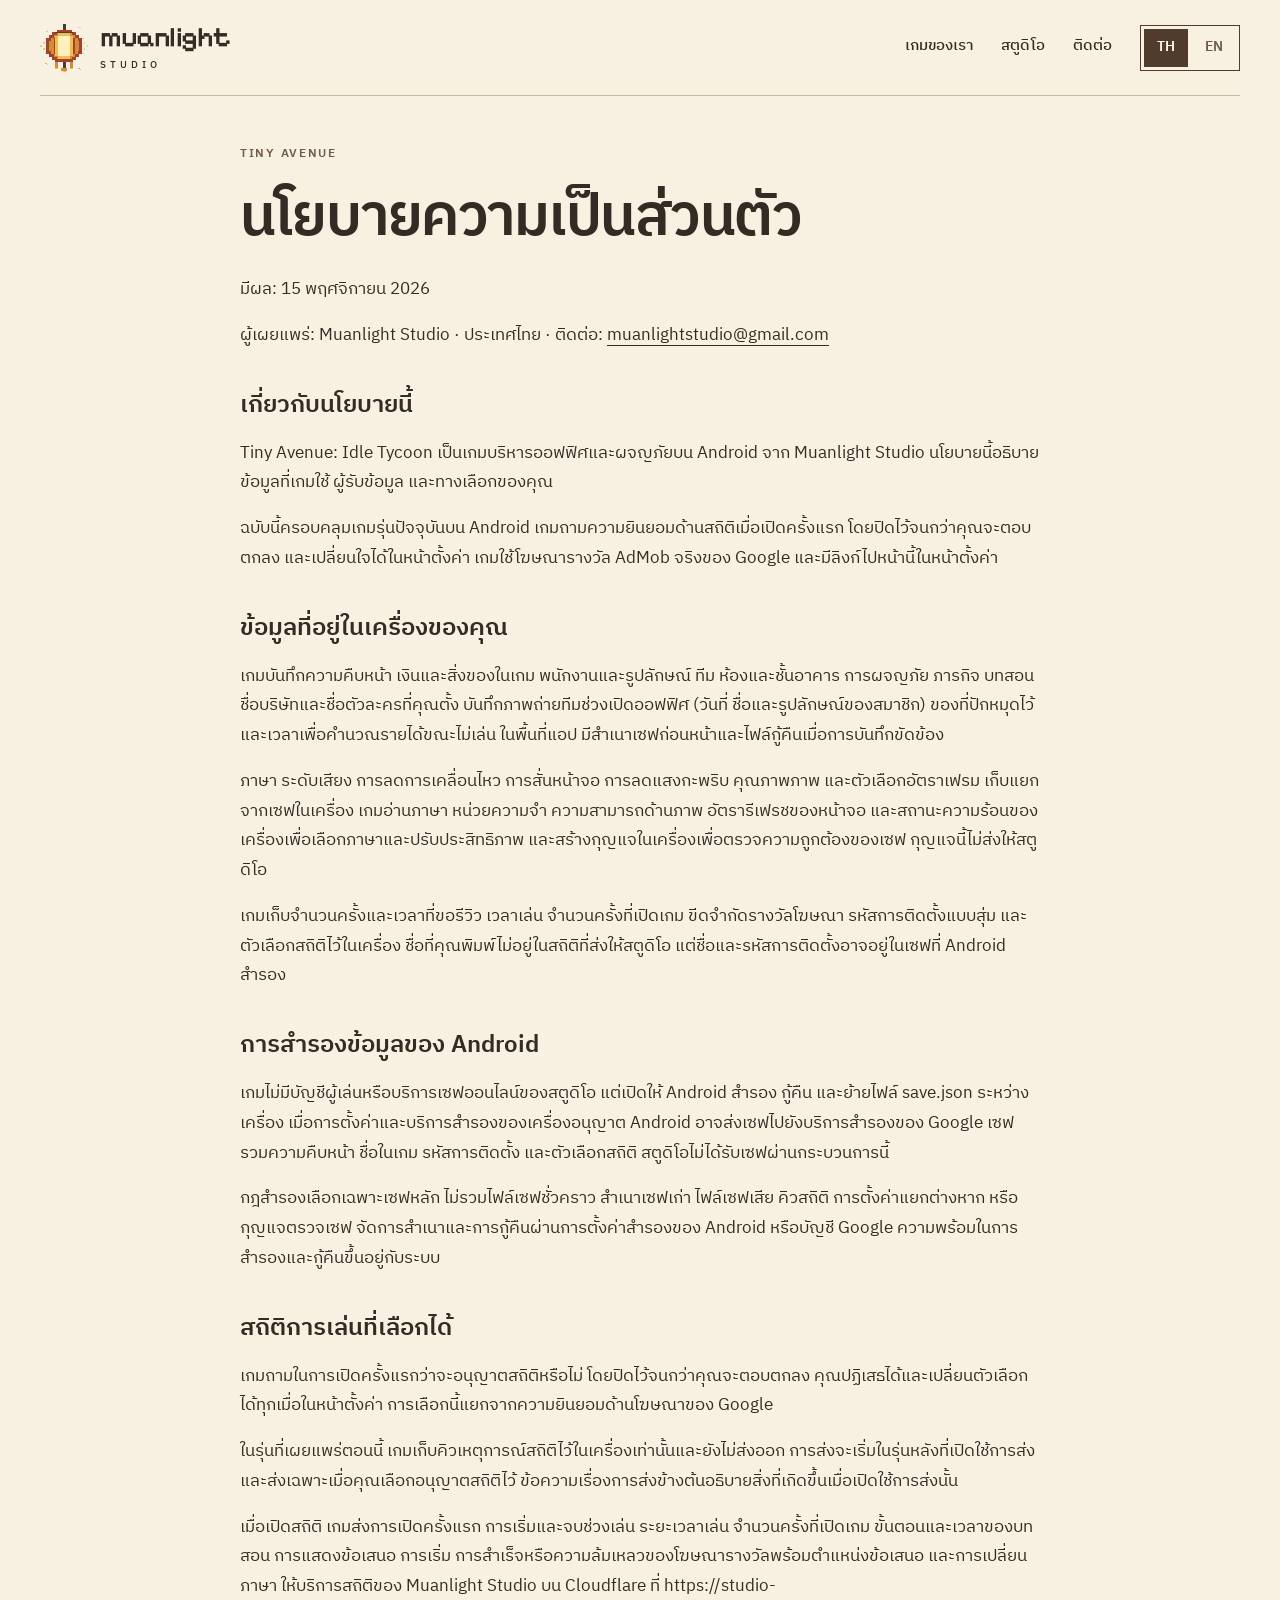
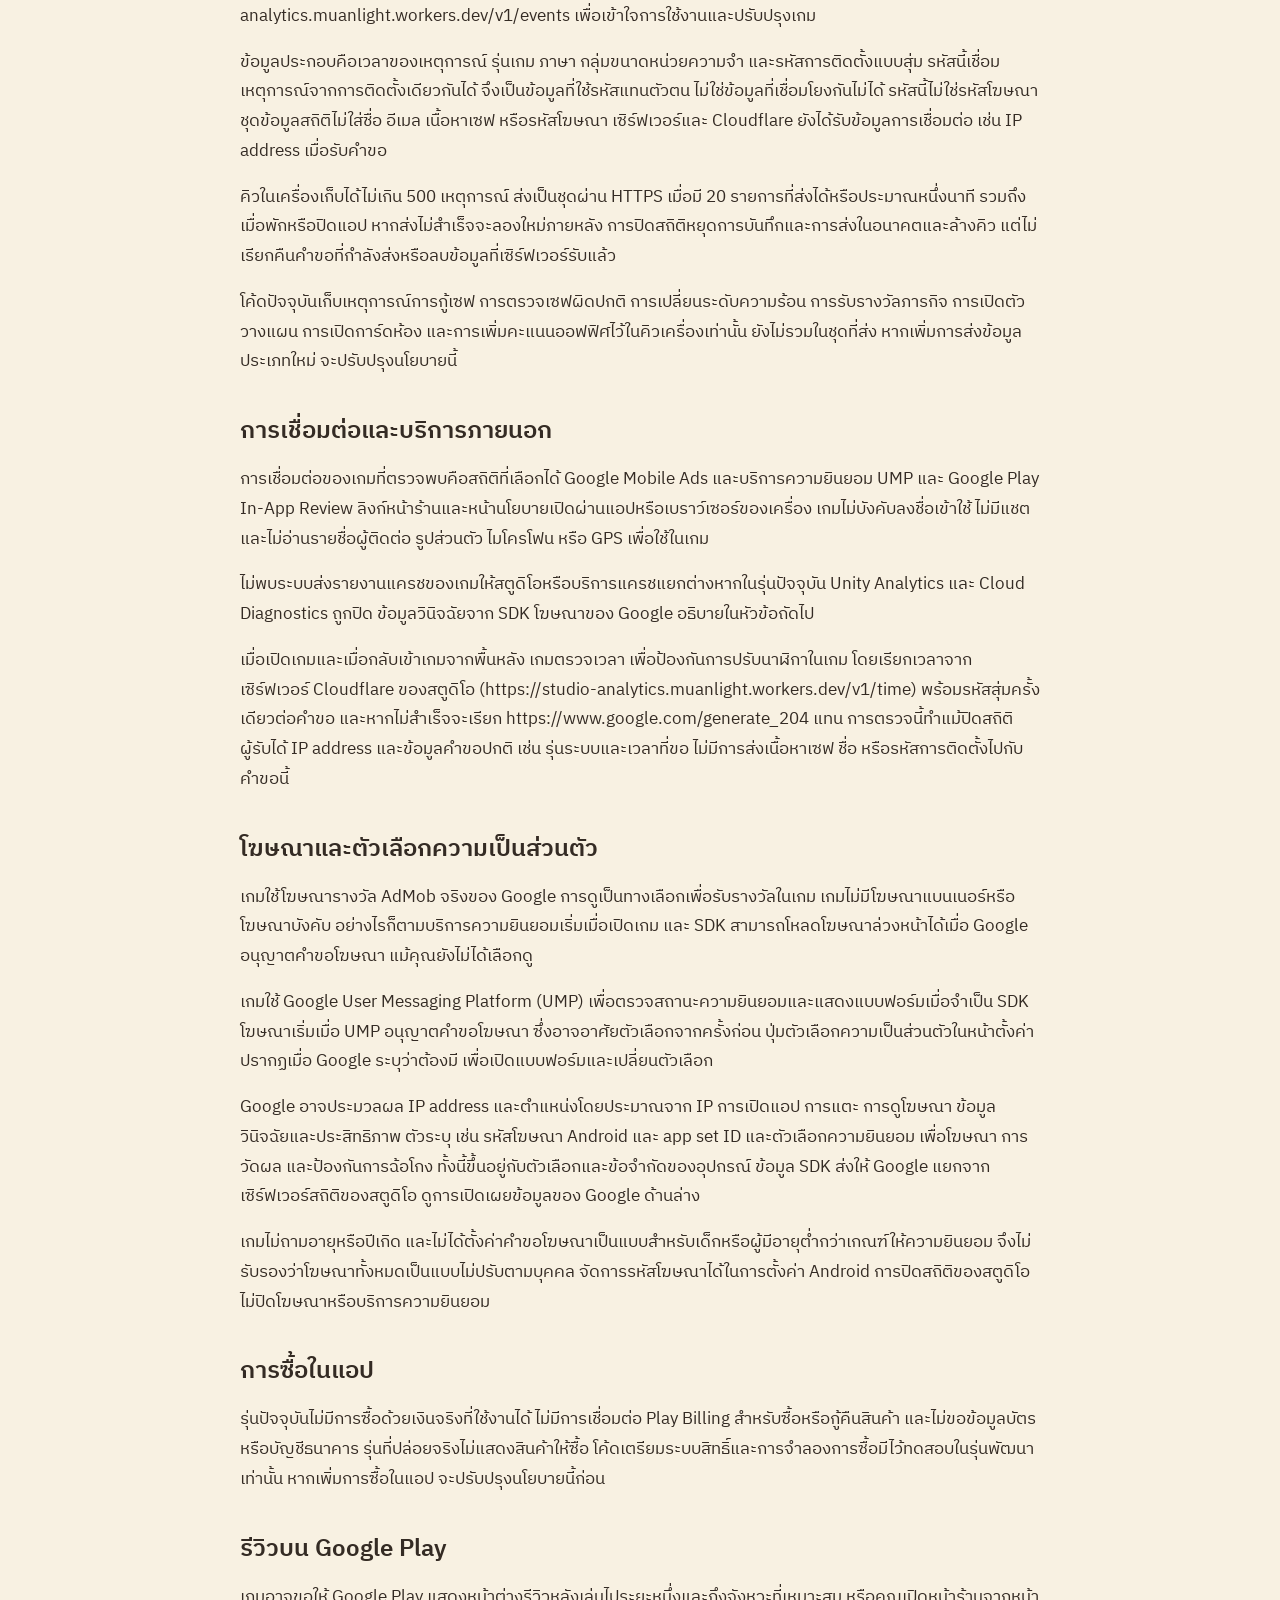
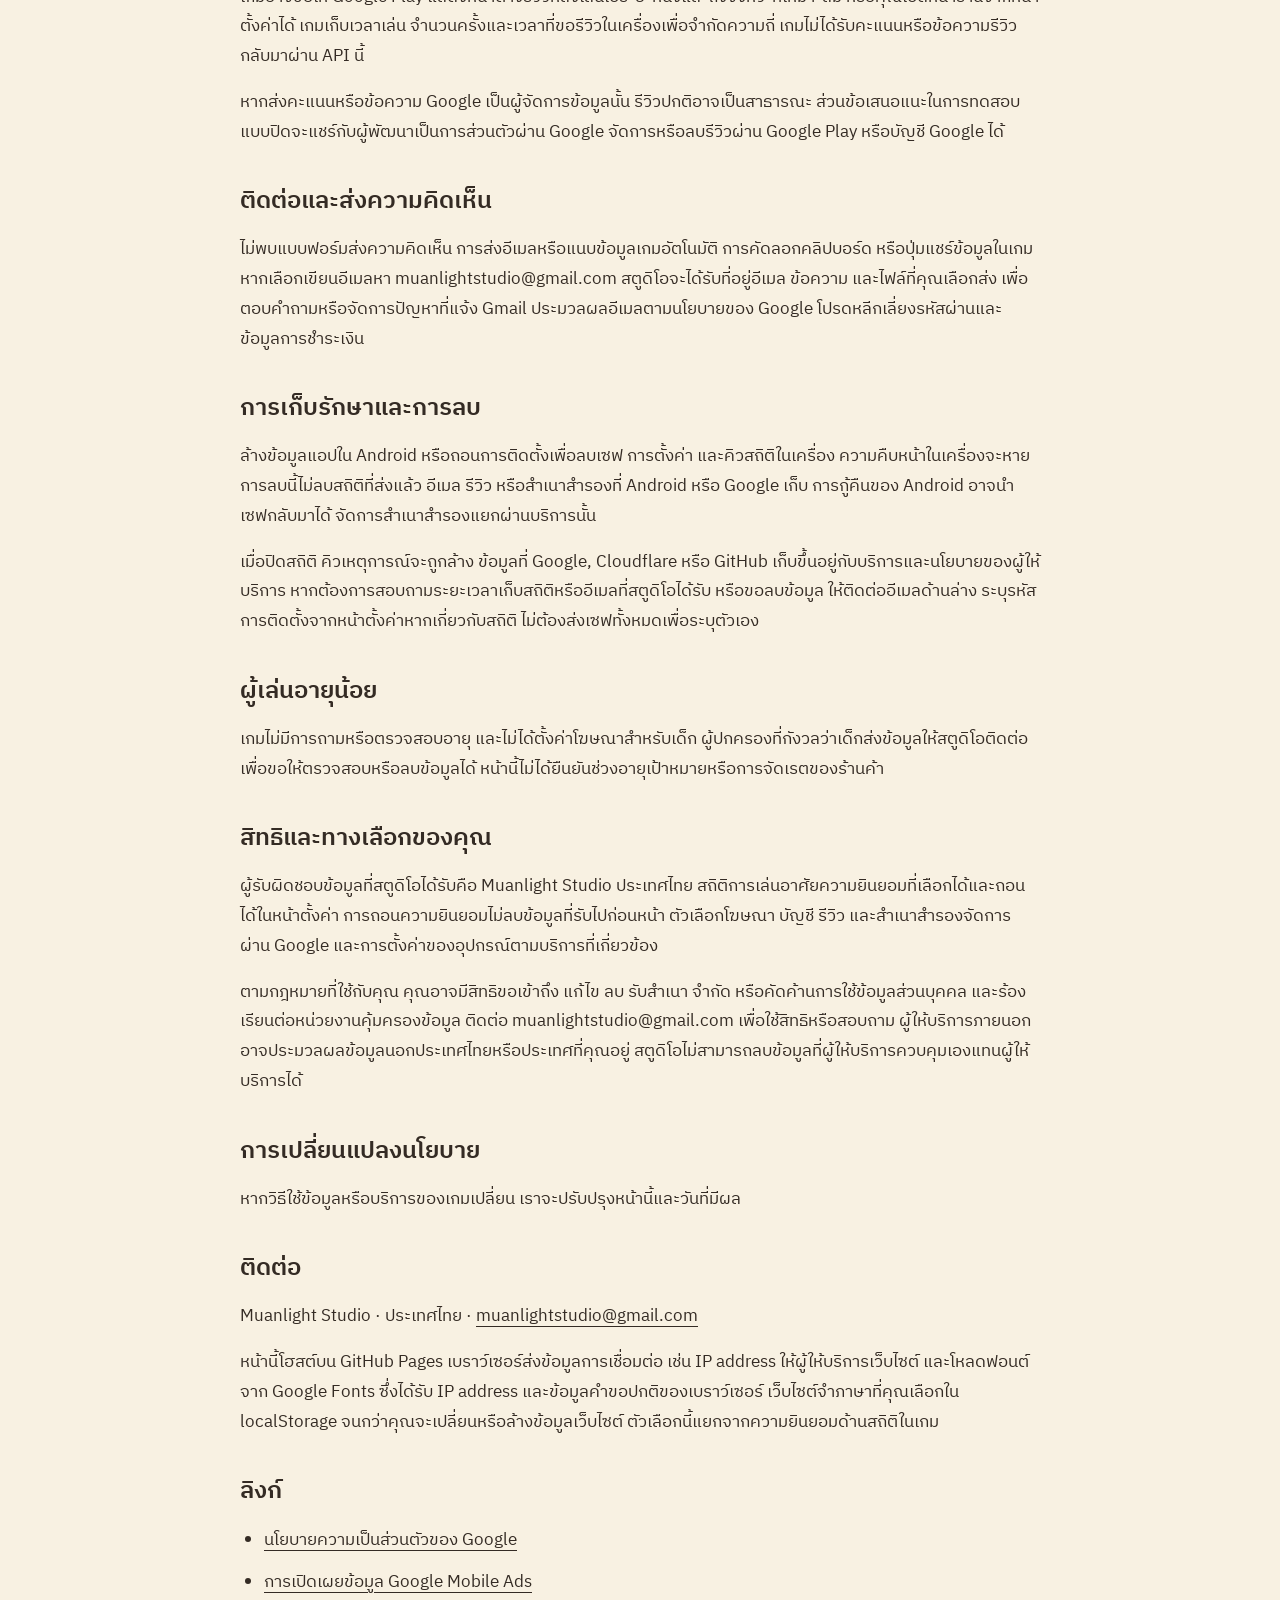
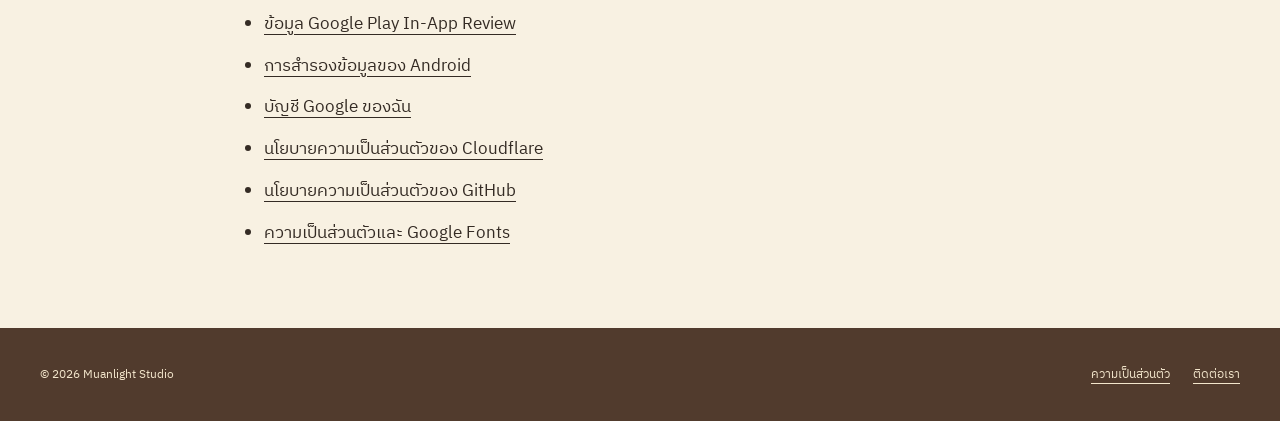
<file: privacy/office-idle-rpg/index.html>
<!doctype html>
<html lang="th"><head><meta charset="utf-8"><meta name="viewport" content="width=device-width, initial-scale=1">
<title>Privacy policy — Tiny Avenue: Idle Tycoon — Muanlight Studio</title><meta name="description" content="นโยบายความเป็นส่วนตัวของเกม Tiny Avenue: Idle Tycoon จาก Muanlight Studio" data-th="นโยบายความเป็นส่วนตัวของเกม Tiny Avenue: Idle Tycoon จาก Muanlight Studio" data-en="Privacy policy for the game Tiny Avenue: Idle Tycoon by Muanlight Studio.">
<meta name="theme-color" content="#f8f1e2"><meta name="robots" content="noindex">
<link rel="canonical" href="https://muanlightstudio.github.io/privacy/office-idle-rpg/">
<meta property="og:type" content="website"><meta property="og:title" content="Privacy policy — Tiny Avenue: Idle Tycoon — Muanlight Studio"><meta property="og:description" content="นโยบายความเป็นส่วนตัวของเกม Tiny Avenue: Idle Tycoon จาก Muanlight Studio"><meta property="og:url" content="https://muanlightstudio.github.io/privacy/office-idle-rpg/"><meta name="twitter:card" content="summary_large_image">
<link rel="icon" href="../../favicon.ico" sizes="any"><link rel="icon" type="image/png" href="../../favicon.png" sizes="32x32">
<link rel="preconnect" href="https://fonts.googleapis.com"><link rel="preconnect" href="https://fonts.gstatic.com" crossorigin>
<link href="https://fonts.googleapis.com/css2?family=IBM+Plex+Sans+Thai:wght@400;500;600&amp;family=Pixelify+Sans:wght@400;500;600&amp;display=swap" rel="stylesheet">
<link rel="stylesheet" href="../../style.css"><script src="../../site.js" defer></script><style>
.legal section{margin-top:36px}.legal h2{font-size:24px;line-height:1.5;margin-bottom:16px}.legal p,.legal li{overflow-wrap:anywhere}.legal p+p{margin-top:16px}.legal ul{padding-left:24px}.legal li+li{margin-top:12px}
</style></head>
<body>
<a class="skip" href="#main"><span class="" data-th="ข้ามไปเนื้อหา" data-en="Skip to content">ข้ามไปเนื้อหา</span></a><header class="header wrap">
    <a class="brand" href="../../index.html" aria-label="Muanlight Studio — Home"><span class="brand-mark" aria-hidden="true"></span><span class="brand-name">muanlight<small>STUDIO</small></span></a>
    <nav class="nav" aria-label="Main navigation"><a href="../../index.html#games"><span class="" data-th="เกมของเรา" data-en="Our games">เกมของเรา</span></a><a href="../../index.html#about"><span class="" data-th="สตูดิโอ" data-en="The studio">สตูดิโอ</span></a><a href="../../index.html#contact"><span class="" data-th="ติดต่อ" data-en="Say hello">ติดต่อ</span></a><div class="languages" role="group" aria-label="Language / ภาษา"><button type="button" data-language="th" lang="th" aria-label="ภาษาไทย" aria-pressed="true">TH</button><button type="button" data-language="en" lang="en" aria-label="English" aria-pressed="false">EN</button></div></nav></header><main id="main" class="legal wrap">
<!-- Privacy policy for Tiny Avenue: Idle Tycoon (OfficeIdleRPG). -->
<p class="eyebrow">TINY AVENUE</p>
<h1><span data-th="นโยบายความเป็นส่วนตัว" data-en="Privacy policy">นโยบายความเป็นส่วนตัว</span></h1>
<p data-th="มีผล: 15 พฤศจิกายน 2026" data-en="Effective: 15 November 2026">มีผล: 15 พฤศจิกายน 2026</p>
<p><span data-th="ผู้เผยแพร่: Muanlight Studio · ประเทศไทย · ติดต่อ:" data-en="Publisher: Muanlight Studio · Thailand · Contact:">ผู้เผยแพร่: Muanlight Studio · ประเทศไทย · ติดต่อ:</span> <a href="mailto:muanlightstudio@gmail.com">muanlightstudio@gmail.com</a></p>
<section aria-labelledby="about">
<h2 id="about" data-th="เกี่ยวกับนโยบายนี้" data-en="About this policy">เกี่ยวกับนโยบายนี้</h2>
<p data-th="Tiny Avenue: Idle Tycoon เป็นเกมบริหารออฟฟิศและผจญภัยบน Android จาก Muanlight Studio นโยบายนี้อธิบายข้อมูลที่เกมใช้ ผู้รับข้อมูล และทางเลือกของคุณ" data-en="Tiny Avenue: Idle Tycoon is an office management and adventure game for Android from Muanlight Studio. This policy explains the data the game uses, its recipients and your choices.">Tiny Avenue: Idle Tycoon เป็นเกมบริหารออฟฟิศและผจญภัยบน Android จาก Muanlight Studio นโยบายนี้อธิบายข้อมูลที่เกมใช้ ผู้รับข้อมูล และทางเลือกของคุณ</p>
<p data-th="ฉบับนี้ครอบคลุมเกมรุ่นปัจจุบันบน Android เกมถามความยินยอมด้านสถิติเมื่อเปิดครั้งแรก โดยปิดไว้จนกว่าคุณจะตอบตกลง และเปลี่ยนใจได้ในหน้าตั้งค่า เกมใช้โฆษณารางวัล AdMob จริงของ Google และมีลิงก์ไปหน้านี้ในหน้าตั้งค่า" data-en="This policy covers the current Android version of the game. The game asks about gameplay analytics on first launch, keeps it off until you agree, and lets you change your choice in Settings. It uses live Google AdMob rewarded ads and links to this page from Settings.">ฉบับนี้ครอบคลุมเกมรุ่นปัจจุบันบน Android เกมถามความยินยอมด้านสถิติเมื่อเปิดครั้งแรก โดยปิดไว้จนกว่าคุณจะตอบตกลง และเปลี่ยนใจได้ในหน้าตั้งค่า เกมใช้โฆษณารางวัล AdMob จริงของ Google และมีลิงก์ไปหน้านี้ในหน้าตั้งค่า</p>
</section>
<section aria-labelledby="device">
<h2 id="device" data-th="ข้อมูลที่อยู่ในเครื่องของคุณ" data-en="Information on your device">ข้อมูลที่อยู่ในเครื่องของคุณ</h2>
<p data-th="เกมบันทึกความคืบหน้า เงินและสิ่งของในเกม พนักงานและรูปลักษณ์ ทีม ห้องและชั้นอาคาร การผจญภัย ภารกิจ บทสอน ชื่อบริษัทและชื่อตัวละครที่คุณตั้ง บันทึกภาพถ่ายทีมช่วงเปิดออฟฟิศ (วันที่ ชื่อและรูปลักษณ์ของสมาชิก) ของที่ปักหมุดไว้ และเวลาเพื่อคำนวณรายได้ขณะไม่เล่น ในพื้นที่แอป มีสำเนาเซฟก่อนหน้าและไฟล์กู้คืนเมื่อการบันทึกขัดข้อง" data-en="The game saves progress, in-game currency and items, workers and their appearance, teams, rooms and floors, adventures, goals, tutorial progress, company and character names you choose, the opening team-photo memory (date, member names and appearance), a pinned item, and times used to calculate offline income in app storage. It keeps a previous save and recovery files for interrupted or damaged saves.">เกมบันทึกความคืบหน้า เงินและสิ่งของในเกม พนักงานและรูปลักษณ์ ทีม ห้องและชั้นอาคาร การผจญภัย ภารกิจ บทสอน ชื่อบริษัทและชื่อตัวละครที่คุณตั้ง บันทึกภาพถ่ายทีมช่วงเปิดออฟฟิศ (วันที่ ชื่อและรูปลักษณ์ของสมาชิก) ของที่ปักหมุดไว้ และเวลาเพื่อคำนวณรายได้ขณะไม่เล่น ในพื้นที่แอป มีสำเนาเซฟก่อนหน้าและไฟล์กู้คืนเมื่อการบันทึกขัดข้อง</p>
<p data-th="ภาษา ระดับเสียง การลดการเคลื่อนไหว การสั่นหน้าจอ การลดแสงกะพริบ คุณภาพภาพ และตัวเลือกอัตราเฟรม เก็บแยกจากเซฟในเครื่อง เกมอ่านภาษา หน่วยความจำ ความสามารถด้านภาพ อัตรารีเฟรชของหน้าจอ และสถานะความร้อนของเครื่องเพื่อเลือกภาษาและปรับประสิทธิภาพ และสร้างกุญแจในเครื่องเพื่อตรวจความถูกต้องของเซฟ กุญแจนี้ไม่ส่งให้สตูดิโอ" data-en="Language, sound levels, reduced motion, screen shake, reduced flashing, graphics quality and frame-rate preferences are stored separately on your device. The game reads device language, memory, graphics capabilities, screen refresh rate and thermal status to choose language and adjust performance. A locally generated key checks save integrity; this key is not sent to the studio.">ภาษา ระดับเสียง การลดการเคลื่อนไหว การสั่นหน้าจอ การลดแสงกะพริบ คุณภาพภาพ และตัวเลือกอัตราเฟรม เก็บแยกจากเซฟในเครื่อง เกมอ่านภาษา หน่วยความจำ ความสามารถด้านภาพ อัตรารีเฟรชของหน้าจอ และสถานะความร้อนของเครื่องเพื่อเลือกภาษาและปรับประสิทธิภาพ และสร้างกุญแจในเครื่องเพื่อตรวจความถูกต้องของเซฟ กุญแจนี้ไม่ส่งให้สตูดิโอ</p>
<p data-th="เกมเก็บจำนวนครั้งและเวลาที่ขอรีวิว เวลาเล่น จำนวนครั้งที่เปิดเกม ขีดจำกัดรางวัลโฆษณา รหัสการติดตั้งแบบสุ่ม และตัวเลือกสถิติไว้ในเครื่อง ชื่อที่คุณพิมพ์ไม่อยู่ในสถิติที่ส่งให้สตูดิโอ แต่ชื่อและรหัสการติดตั้งอาจอยู่ในเซฟที่ Android สำรอง" data-en="The device also stores review-request counts and times, play time, app-open counts, ad-reward limits, a random installation ID and your analytics preference. Names you type are not included in analytics sent to the studio, but names and the installation ID can be included in Android save backups.">เกมเก็บจำนวนครั้งและเวลาที่ขอรีวิว เวลาเล่น จำนวนครั้งที่เปิดเกม ขีดจำกัดรางวัลโฆษณา รหัสการติดตั้งแบบสุ่ม และตัวเลือกสถิติไว้ในเครื่อง ชื่อที่คุณพิมพ์ไม่อยู่ในสถิติที่ส่งให้สตูดิโอ แต่ชื่อและรหัสการติดตั้งอาจอยู่ในเซฟที่ Android สำรอง</p>
</section>
<section aria-labelledby="backup">
<h2 id="backup" data-th="การสำรองข้อมูลของ Android" data-en="Android backup">การสำรองข้อมูลของ Android</h2>
<p data-th="เกมไม่มีบัญชีผู้เล่นหรือบริการเซฟออนไลน์ของสตูดิโอ แต่เปิดให้ Android สำรอง กู้คืน และย้ายไฟล์ save.json ระหว่างเครื่อง เมื่อการตั้งค่าและบริการสำรองของเครื่องอนุญาต Android อาจส่งเซฟไปยังบริการสำรองของ Google เซฟรวมความคืบหน้า ชื่อในเกม รหัสการติดตั้ง และตัวเลือกสถิติ สตูดิโอไม่ได้รับเซฟผ่านกระบวนการนี้" data-en="The game has no studio player-account or cloud-save service. It enables Android backup, restore and device-to-device transfer of save.json. Depending on device settings and backup service, Android may send this save to Google backup. It includes progress, in-game names, installation ID and analytics preference. The studio does not receive the save through this process.">เกมไม่มีบัญชีผู้เล่นหรือบริการเซฟออนไลน์ของสตูดิโอ แต่เปิดให้ Android สำรอง กู้คืน และย้ายไฟล์ save.json ระหว่างเครื่อง เมื่อการตั้งค่าและบริการสำรองของเครื่องอนุญาต Android อาจส่งเซฟไปยังบริการสำรองของ Google เซฟรวมความคืบหน้า ชื่อในเกม รหัสการติดตั้ง และตัวเลือกสถิติ สตูดิโอไม่ได้รับเซฟผ่านกระบวนการนี้</p>
<p data-th="กฎสำรองเลือกเฉพาะเซฟหลัก ไม่รวมไฟล์เซฟชั่วคราว สำเนาเซฟเก่า ไฟล์เซฟเสีย คิวสถิติ การตั้งค่าแยกต่างหาก หรือกุญแจตรวจเซฟ จัดการสำเนาและการกู้คืนผ่านการตั้งค่าสำรองของ Android หรือบัญชี Google ความพร้อมในการสำรองและกู้คืนขึ้นอยู่กับระบบ" data-en="Backup rules select only the main save. They exclude temporary, previous and damaged saves, the analytics queue, separate device preferences and the save-checking key. Manage backups and restoration through Android backup settings or your Google Account. Backup and restoration availability depends on the system.">กฎสำรองเลือกเฉพาะเซฟหลัก ไม่รวมไฟล์เซฟชั่วคราว สำเนาเซฟเก่า ไฟล์เซฟเสีย คิวสถิติ การตั้งค่าแยกต่างหาก หรือกุญแจตรวจเซฟ จัดการสำเนาและการกู้คืนผ่านการตั้งค่าสำรองของ Android หรือบัญชี Google ความพร้อมในการสำรองและกู้คืนขึ้นอยู่กับระบบ</p>
</section>
<section aria-labelledby="analytics">
<h2 id="analytics" data-th="สถิติการเล่นที่เลือกได้" data-en="Optional gameplay analytics">สถิติการเล่นที่เลือกได้</h2>
<p data-th="เกมถามในการเปิดครั้งแรกว่าจะอนุญาตสถิติหรือไม่ โดยปิดไว้จนกว่าคุณจะตอบตกลง คุณปฏิเสธได้และเปลี่ยนตัวเลือกได้ทุกเมื่อในหน้าตั้งค่า การเลือกนี้แยกจากความยินยอมด้านโฆษณาของ Google" data-en="The game asks on first launch whether to allow analytics and keeps it off until you agree. You may decline and change your choice at any time in Settings. This choice is separate from Google advertising consent.">เกมถามในการเปิดครั้งแรกว่าจะอนุญาตสถิติหรือไม่ โดยปิดไว้จนกว่าคุณจะตอบตกลง คุณปฏิเสธได้และเปลี่ยนตัวเลือกได้ทุกเมื่อในหน้าตั้งค่า การเลือกนี้แยกจากความยินยอมด้านโฆษณาของ Google</p>
<p data-th="ในรุ่นที่เผยแพร่ตอนนี้ เกมเก็บคิวเหตุการณ์สถิติไว้ในเครื่องเท่านั้นและยังไม่ส่งออก การส่งจะเริ่มในรุ่นหลังที่เปิดใช้การส่ง และส่งเฉพาะเมื่อคุณเลือกอนุญาตสถิติไว้ ข้อความเรื่องการส่งข้างต้นอธิบายสิ่งที่เกิดขึ้นเมื่อเปิดใช้การส่งนั้น" data-en="In the version released now, the game keeps the analytics event queue on your device only and does not send it yet. Sending begins only in a later version that turns it on, and only if you have chosen to allow analytics. The sending details above describe what happens once that is switched on.">ในรุ่นที่เผยแพร่ตอนนี้ เกมเก็บคิวเหตุการณ์สถิติไว้ในเครื่องเท่านั้นและยังไม่ส่งออก การส่งจะเริ่มในรุ่นหลังที่เปิดใช้การส่ง และส่งเฉพาะเมื่อคุณเลือกอนุญาตสถิติไว้ ข้อความเรื่องการส่งข้างต้นอธิบายสิ่งที่เกิดขึ้นเมื่อเปิดใช้การส่งนั้น</p>
<p data-th="เมื่อเปิดสถิติ เกมส่งการเปิดครั้งแรก การเริ่มและจบช่วงเล่น ระยะเวลาเล่น จำนวนครั้งที่เปิดเกม ขั้นตอนและเวลาของบทสอน การแสดงข้อเสนอ การเริ่ม การสำเร็จหรือความล้มเหลวของโฆษณารางวัลพร้อมตำแหน่งข้อเสนอ และการเปลี่ยนภาษา ให้บริการสถิติของ Muanlight Studio บน Cloudflare ที่ https://studio-analytics.muanlight.workers.dev/v1/events เพื่อเข้าใจการใช้งานและปรับปรุงเกม" data-en="When enabled, analytics sends first-open, session start and end, session duration and count, tutorial steps and timing, rewarded-ad offers, starts, completions or failures with offer placement, and language changes to Muanlight Studio analytics on Cloudflare at https://studio-analytics.muanlight.workers.dev/v1/events to understand usage and improve the game.">เมื่อเปิดสถิติ เกมส่งการเปิดครั้งแรก การเริ่มและจบช่วงเล่น ระยะเวลาเล่น จำนวนครั้งที่เปิดเกม ขั้นตอนและเวลาของบทสอน การแสดงข้อเสนอ การเริ่ม การสำเร็จหรือความล้มเหลวของโฆษณารางวัลพร้อมตำแหน่งข้อเสนอ และการเปลี่ยนภาษา ให้บริการสถิติของ Muanlight Studio บน Cloudflare ที่ https://studio-analytics.muanlight.workers.dev/v1/events เพื่อเข้าใจการใช้งานและปรับปรุงเกม</p>
<p data-th="ข้อมูลประกอบคือเวลาของเหตุการณ์ รุ่นเกม ภาษา กลุ่มขนาดหน่วยความจำ และรหัสการติดตั้งแบบสุ่ม รหัสนี้เชื่อมเหตุการณ์จากการติดตั้งเดียวกันได้ จึงเป็นข้อมูลที่ใช้รหัสแทนตัวตน ไม่ใช่ข้อมูลที่เชื่อมโยงกันไม่ได้ รหัสนี้ไม่ใช่รหัสโฆษณา ชุดข้อมูลสถิติไม่ใส่ชื่อ อีเมล เนื้อหาเซฟ หรือรหัสโฆษณา เซิร์ฟเวอร์และ Cloudflare ยังได้รับข้อมูลการเชื่อมต่อ เช่น IP address เมื่อรับคำขอ" data-en="Events include timestamps, game version, language, a memory-size group and a random installation ID. This ID links events from the same installation, so the data is pseudonymous. It is not an advertising ID. Analytics payloads exclude names, email, save contents and advertising IDs. The server and Cloudflare also receive connection information such as IP address when handling requests.">ข้อมูลประกอบคือเวลาของเหตุการณ์ รุ่นเกม ภาษา กลุ่มขนาดหน่วยความจำ และรหัสการติดตั้งแบบสุ่ม รหัสนี้เชื่อมเหตุการณ์จากการติดตั้งเดียวกันได้ จึงเป็นข้อมูลที่ใช้รหัสแทนตัวตน ไม่ใช่ข้อมูลที่เชื่อมโยงกันไม่ได้ รหัสนี้ไม่ใช่รหัสโฆษณา ชุดข้อมูลสถิติไม่ใส่ชื่อ อีเมล เนื้อหาเซฟ หรือรหัสโฆษณา เซิร์ฟเวอร์และ Cloudflare ยังได้รับข้อมูลการเชื่อมต่อ เช่น IP address เมื่อรับคำขอ</p>
<p data-th="คิวในเครื่องเก็บได้ไม่เกิน 500 เหตุการณ์ ส่งเป็นชุดผ่าน HTTPS เมื่อมี 20 รายการที่ส่งได้หรือประมาณหนึ่งนาที รวมถึงเมื่อพักหรือปิดแอป หากส่งไม่สำเร็จจะลองใหม่ภายหลัง การปิดสถิติหยุดการบันทึกและการส่งในอนาคตและล้างคิว แต่ไม่เรียกคืนคำขอที่กำลังส่งหรือลบข้อมูลที่เซิร์ฟเวอร์รับแล้ว" data-en="Up to 500 events wait locally. HTTPS batches are sent after 20 sendable events or about one minute, and on pause or exit. Failed connections retry later. Turning analytics off stops future recording and sending and clears the queue. It does not recall requests already in progress or delete data already received by the server.">คิวในเครื่องเก็บได้ไม่เกิน 500 เหตุการณ์ ส่งเป็นชุดผ่าน HTTPS เมื่อมี 20 รายการที่ส่งได้หรือประมาณหนึ่งนาที รวมถึงเมื่อพักหรือปิดแอป หากส่งไม่สำเร็จจะลองใหม่ภายหลัง การปิดสถิติหยุดการบันทึกและการส่งในอนาคตและล้างคิว แต่ไม่เรียกคืนคำขอที่กำลังส่งหรือลบข้อมูลที่เซิร์ฟเวอร์รับแล้ว</p>
<p data-th="โค้ดปัจจุบันเก็บเหตุการณ์การกู้เซฟ การตรวจเซฟผิดปกติ การเปลี่ยนระดับความร้อน การรับรางวัลภารกิจ การเปิดตัววางแผน การเปิดการ์ดห้อง และการเพิ่มคะแนนออฟฟิศไว้ในคิวเครื่องเท่านั้น ยังไม่รวมในชุดที่ส่ง หากเพิ่มการส่งข้อมูลประเภทใหม่ จะปรับปรุงนโยบายนี้" data-en="The current client holds save-recovery, save-integrity, thermal-step, goal-claim, planner-open, room-card-open and office-rating events only in the device queue. They are excluded from transmitted batches. Adding transmission of new data types will require updating this policy.">โค้ดปัจจุบันเก็บเหตุการณ์การกู้เซฟ การตรวจเซฟผิดปกติ การเปลี่ยนระดับความร้อน การรับรางวัลภารกิจ การเปิดตัววางแผน การเปิดการ์ดห้อง และการเพิ่มคะแนนออฟฟิศไว้ในคิวเครื่องเท่านั้น ยังไม่รวมในชุดที่ส่ง หากเพิ่มการส่งข้อมูลประเภทใหม่ จะปรับปรุงนโยบายนี้</p>
</section>
<section aria-labelledby="network">
<h2 id="network" data-th="การเชื่อมต่อและบริการภายนอก" data-en="Connections and external services">การเชื่อมต่อและบริการภายนอก</h2>
<p data-th="การเชื่อมต่อของเกมที่ตรวจพบคือสถิติที่เลือกได้ Google Mobile Ads และบริการความยินยอม UMP และ Google Play In-App Review ลิงก์หน้าร้านและหน้านโยบายเปิดผ่านแอปหรือเบราว์เซอร์ของเครื่อง เกมไม่บังคับลงชื่อเข้าใช้ ไม่มีแชต และไม่อ่านรายชื่อผู้ติดต่อ รูปส่วนตัว ไมโครโฟน หรือ GPS เพื่อใช้ในเกม" data-en="Identified game connections are optional analytics, Google Mobile Ads and its UMP consent service, and Google Play In-App Review. Store and privacy links open a device app or browser. The game does not require sign-in, has no chat and does not access contacts, personal photos, microphone or GPS for gameplay.">การเชื่อมต่อของเกมที่ตรวจพบคือสถิติที่เลือกได้ Google Mobile Ads และบริการความยินยอม UMP และ Google Play In-App Review ลิงก์หน้าร้านและหน้านโยบายเปิดผ่านแอปหรือเบราว์เซอร์ของเครื่อง เกมไม่บังคับลงชื่อเข้าใช้ ไม่มีแชต และไม่อ่านรายชื่อผู้ติดต่อ รูปส่วนตัว ไมโครโฟน หรือ GPS เพื่อใช้ในเกม</p>
<p data-th="ไม่พบระบบส่งรายงานแครชของเกมให้สตูดิโอหรือบริการแครชแยกต่างหากในรุ่นปัจจุบัน Unity Analytics และ Cloud Diagnostics ถูกปิด ข้อมูลวินิจฉัยจาก SDK โฆษณาของ Google อธิบายในหัวข้อถัดไป" data-en="No separate game crash-upload service to the studio or a crash-reporting provider was found in the current version. Unity Analytics and Cloud Diagnostics are disabled. Google ad SDK diagnostics are described below.">ไม่พบระบบส่งรายงานแครชของเกมให้สตูดิโอหรือบริการแครชแยกต่างหากในรุ่นปัจจุบัน Unity Analytics และ Cloud Diagnostics ถูกปิด ข้อมูลวินิจฉัยจาก SDK โฆษณาของ Google อธิบายในหัวข้อถัดไป</p>
<p data-th="เมื่อเปิดเกมและเมื่อกลับเข้าเกมจากพื้นหลัง เกมตรวจเวลา เพื่อป้องกันการปรับนาฬิกาในเกม โดยเรียกเวลาจากเซิร์ฟเวอร์ Cloudflare ของสตูดิโอ (https://studio-analytics.muanlight.workers.dev/v1/time) พร้อมรหัสสุ่มครั้งเดียวต่อคำขอ และหากไม่สำเร็จจะเรียก https://www.google.com/generate_204 แทน การตรวจนี้ทำแม้ปิดสถิติ ผู้รับได้ IP address และข้อมูลคำขอปกติ เช่น รุ่นระบบและเวลาที่ขอ ไม่มีการส่งเนื้อหาเซฟ ชื่อ หรือรหัสการติดตั้งไปกับคำขอนี้" data-en="When the game starts and when you return to it from the background, it checks the time to guard the in-game clock. It asks the studio Cloudflare server (https://studio-analytics.muanlight.workers.dev/v1/time) with a random one-time code per request, and falls back to https://www.google.com/generate_204 if that fails. This check runs even when analytics is off. The recipients receive your IP address and normal request data such as time of request and standard connection headers. No save content, names or installation ID are sent with this request.">เมื่อเปิดเกมและเมื่อกลับเข้าเกมจากพื้นหลัง เกมตรวจเวลา เพื่อป้องกันการปรับนาฬิกาในเกม โดยเรียกเวลาจากเซิร์ฟเวอร์ Cloudflare ของสตูดิโอ (https://studio-analytics.muanlight.workers.dev/v1/time) พร้อมรหัสสุ่มครั้งเดียวต่อคำขอ และหากไม่สำเร็จจะเรียก https://www.google.com/generate_204 แทน การตรวจนี้ทำแม้ปิดสถิติ ผู้รับได้ IP address และข้อมูลคำขอปกติ เช่น รุ่นระบบและเวลาที่ขอ ไม่มีการส่งเนื้อหาเซฟ ชื่อ หรือรหัสการติดตั้งไปกับคำขอนี้</p>
</section>
<section aria-labelledby="ads">
<h2 id="ads" data-th="โฆษณาและตัวเลือกความเป็นส่วนตัว" data-en="Ads and privacy choices">โฆษณาและตัวเลือกความเป็นส่วนตัว</h2>
<p data-th="เกมใช้โฆษณารางวัล AdMob จริงของ Google การดูเป็นทางเลือกเพื่อรับรางวัลในเกม เกมไม่มีโฆษณาแบนเนอร์หรือโฆษณาบังคับ อย่างไรก็ตามบริการความยินยอมเริ่มเมื่อเปิดเกม และ SDK สามารถโหลดโฆษณาล่วงหน้าได้เมื่อ Google อนุญาตคำขอโฆษณา แม้คุณยังไม่ได้เลือกดู" data-en="The game uses live Google AdMob rewarded ads. Watching is optional for in-game rewards. The game has no banner or forced ads. However, the consent service starts at game startup and the SDK can preload ads once Google permits ad requests, before you choose to watch.">เกมใช้โฆษณารางวัล AdMob จริงของ Google การดูเป็นทางเลือกเพื่อรับรางวัลในเกม เกมไม่มีโฆษณาแบนเนอร์หรือโฆษณาบังคับ อย่างไรก็ตามบริการความยินยอมเริ่มเมื่อเปิดเกม และ SDK สามารถโหลดโฆษณาล่วงหน้าได้เมื่อ Google อนุญาตคำขอโฆษณา แม้คุณยังไม่ได้เลือกดู</p>
<p data-th="เกมใช้ Google User Messaging Platform (UMP) เพื่อตรวจสถานะความยินยอมและแสดงแบบฟอร์มเมื่อจำเป็น SDK โฆษณาเริ่มเมื่อ UMP อนุญาตคำขอโฆษณา ซึ่งอาจอาศัยตัวเลือกจากครั้งก่อน ปุ่มตัวเลือกความเป็นส่วนตัวในหน้าตั้งค่าปรากฏเมื่อ Google ระบุว่าต้องมี เพื่อเปิดแบบฟอร์มและเปลี่ยนตัวเลือก" data-en="Google User Messaging Platform (UMP) checks consent status and shows a form when required. The ad SDK starts when UMP permits ad requests, which may rely on a previous choice. A privacy-choices button in Settings appears when Google requires it, allowing you to reopen the form and change your choices.">เกมใช้ Google User Messaging Platform (UMP) เพื่อตรวจสถานะความยินยอมและแสดงแบบฟอร์มเมื่อจำเป็น SDK โฆษณาเริ่มเมื่อ UMP อนุญาตคำขอโฆษณา ซึ่งอาจอาศัยตัวเลือกจากครั้งก่อน ปุ่มตัวเลือกความเป็นส่วนตัวในหน้าตั้งค่าปรากฏเมื่อ Google ระบุว่าต้องมี เพื่อเปิดแบบฟอร์มและเปลี่ยนตัวเลือก</p>
<p data-th="Google อาจประมวลผล IP address และตำแหน่งโดยประมาณจาก IP การเปิดแอป การแตะ การดูโฆษณา ข้อมูลวินิจฉัยและประสิทธิภาพ ตัวระบุ เช่น รหัสโฆษณา Android และ app set ID และตัวเลือกความยินยอม เพื่อโฆษณา การวัดผล และป้องกันการฉ้อโกง ทั้งนี้ขึ้นอยู่กับตัวเลือกและข้อจำกัดของอุปกรณ์ ข้อมูล SDK ส่งให้ Google แยกจากเซิร์ฟเวอร์สถิติของสตูดิโอ ดูการเปิดเผยข้อมูลของ Google ด้านล่าง" data-en="Google may process IP address and approximate location inferred from it, app launches, taps, ad views, diagnostic and performance data, identifiers such as Android advertising ID and app set ID, and consent choices for advertising, measurement and fraud prevention, depending on device restrictions and choices. SDK data goes to Google separately from studio analytics. See Google disclosures below.">Google อาจประมวลผล IP address และตำแหน่งโดยประมาณจาก IP การเปิดแอป การแตะ การดูโฆษณา ข้อมูลวินิจฉัยและประสิทธิภาพ ตัวระบุ เช่น รหัสโฆษณา Android และ app set ID และตัวเลือกความยินยอม เพื่อโฆษณา การวัดผล และป้องกันการฉ้อโกง ทั้งนี้ขึ้นอยู่กับตัวเลือกและข้อจำกัดของอุปกรณ์ ข้อมูล SDK ส่งให้ Google แยกจากเซิร์ฟเวอร์สถิติของสตูดิโอ ดูการเปิดเผยข้อมูลของ Google ด้านล่าง</p>
<p data-th="เกมไม่ถามอายุหรือปีเกิด และไม่ได้ตั้งค่าคำขอโฆษณาเป็นแบบสำหรับเด็กหรือผู้มีอายุต่ำกว่าเกณฑ์ให้ความยินยอม จึงไม่รับรองว่าโฆษณาทั้งหมดเป็นแบบไม่ปรับตามบุคคล จัดการรหัสโฆษณาได้ในการตั้งค่า Android การปิดสถิติของสตูดิโอไม่ปิดโฆษณาหรือบริการความยินยอม" data-en="The game does not ask for age or birth year and does not set child-directed or under-age-of-consent ad request flags. It does not promise that all ads are non-personalised. Manage the advertising ID in Android settings. Disabling studio analytics does not disable advertising or consent services.">เกมไม่ถามอายุหรือปีเกิด และไม่ได้ตั้งค่าคำขอโฆษณาเป็นแบบสำหรับเด็กหรือผู้มีอายุต่ำกว่าเกณฑ์ให้ความยินยอม จึงไม่รับรองว่าโฆษณาทั้งหมดเป็นแบบไม่ปรับตามบุคคล จัดการรหัสโฆษณาได้ในการตั้งค่า Android การปิดสถิติของสตูดิโอไม่ปิดโฆษณาหรือบริการความยินยอม</p>
</section>
<section aria-labelledby="purchases">
<h2 id="purchases" data-th="การซื้อในแอป" data-en="In-app purchases">การซื้อในแอป</h2>
<p data-th="รุ่นปัจจุบันไม่มีการซื้อด้วยเงินจริงที่ใช้งานได้ ไม่มีการเชื่อมต่อ Play Billing สำหรับซื้อหรือกู้คืนสินค้า และไม่ขอข้อมูลบัตรหรือบัญชีธนาคาร รุ่นที่ปล่อยจริงไม่แสดงสินค้าให้ซื้อ โค้ดเตรียมระบบสิทธิ์และการจำลองการซื้อมีไว้ทดสอบในรุ่นพัฒนาเท่านั้น หากเพิ่มการซื้อในแอป จะปรับปรุงนโยบายนี้ก่อน" data-en="The current version has no working real-money purchases, no Play Billing connection for buying or restoring products, and no request for card or bank details. Release builds offer no products. Entitlement scaffolding and simulated purchases exist for development testing only. If in-app purchases are added, this policy will be updated first.">รุ่นปัจจุบันไม่มีการซื้อด้วยเงินจริงที่ใช้งานได้ ไม่มีการเชื่อมต่อ Play Billing สำหรับซื้อหรือกู้คืนสินค้า และไม่ขอข้อมูลบัตรหรือบัญชีธนาคาร รุ่นที่ปล่อยจริงไม่แสดงสินค้าให้ซื้อ โค้ดเตรียมระบบสิทธิ์และการจำลองการซื้อมีไว้ทดสอบในรุ่นพัฒนาเท่านั้น หากเพิ่มการซื้อในแอป จะปรับปรุงนโยบายนี้ก่อน</p>
</section>
<section aria-labelledby="reviews">
<h2 id="reviews" data-th="รีวิวบน Google Play" data-en="Google Play reviews">รีวิวบน Google Play</h2>
<p data-th="เกมอาจขอให้ Google Play แสดงหน้าต่างรีวิวหลังเล่นไประยะหนึ่งและถึงจังหวะที่เหมาะสม หรือคุณเปิดหน้าร้านจากหน้าตั้งค่าได้ เกมเก็บเวลาเล่น จำนวนครั้งและเวลาที่ขอรีวิวในเครื่องเพื่อจำกัดความถี่ เกมไม่ได้รับคะแนนหรือข้อความรีวิวกลับมาผ่าน API นี้" data-en="The game may ask Google Play to show a review prompt after sufficient play at an eligible moment, or you can open the store listing from Settings. It keeps play time, request counts and request times locally to limit prompts. The game does not receive the rating or review text through this API.">เกมอาจขอให้ Google Play แสดงหน้าต่างรีวิวหลังเล่นไประยะหนึ่งและถึงจังหวะที่เหมาะสม หรือคุณเปิดหน้าร้านจากหน้าตั้งค่าได้ เกมเก็บเวลาเล่น จำนวนครั้งและเวลาที่ขอรีวิวในเครื่องเพื่อจำกัดความถี่ เกมไม่ได้รับคะแนนหรือข้อความรีวิวกลับมาผ่าน API นี้</p>
<p data-th="หากส่งคะแนนหรือข้อความ Google เป็นผู้จัดการข้อมูลนั้น รีวิวปกติอาจเป็นสาธารณะ ส่วนข้อเสนอแนะในการทดสอบแบบปิดจะแชร์กับผู้พัฒนาเป็นการส่วนตัวผ่าน Google จัดการหรือลบรีวิวผ่าน Google Play หรือบัญชี Google ได้" data-en="If you submit a rating or text, Google handles it. Normal reviews may be public; closed-test feedback is shared privately with the developer through Google. Manage or delete reviews through Google Play or your Google Account.">หากส่งคะแนนหรือข้อความ Google เป็นผู้จัดการข้อมูลนั้น รีวิวปกติอาจเป็นสาธารณะ ส่วนข้อเสนอแนะในการทดสอบแบบปิดจะแชร์กับผู้พัฒนาเป็นการส่วนตัวผ่าน Google จัดการหรือลบรีวิวผ่าน Google Play หรือบัญชี Google ได้</p>
</section>
<section aria-labelledby="feedback">
<h2 id="feedback" data-th="ติดต่อและส่งความคิดเห็น" data-en="Contact and feedback">ติดต่อและส่งความคิดเห็น</h2>
<p data-th="ไม่พบแบบฟอร์มส่งความคิดเห็น การส่งอีเมลหรือแนบข้อมูลเกมอัตโนมัติ การคัดลอกคลิปบอร์ด หรือปุ่มแชร์ข้อมูลในเกม หากเลือกเขียนอีเมลหา muanlightstudio@gmail.com สตูดิโอจะได้รับที่อยู่อีเมล ข้อความ และไฟล์ที่คุณเลือกส่ง เพื่อตอบคำถามหรือจัดการปัญหาที่แจ้ง Gmail ประมวลผลอีเมลตามนโยบายของ Google โปรดหลีกเลี่ยงรหัสผ่านและข้อมูลการชำระเงิน" data-en="No in-game feedback form, automatic email or diagnostic attachment, clipboard transfer or data-sharing button was found. If you email muanlightstudio@gmail.com, the studio receives your email address, message and files you send to answer your question or handle the reported issue. Gmail processes email under Google policies. Please avoid passwords and payment details.">ไม่พบแบบฟอร์มส่งความคิดเห็น การส่งอีเมลหรือแนบข้อมูลเกมอัตโนมัติ การคัดลอกคลิปบอร์ด หรือปุ่มแชร์ข้อมูลในเกม หากเลือกเขียนอีเมลหา muanlightstudio@gmail.com สตูดิโอจะได้รับที่อยู่อีเมล ข้อความ และไฟล์ที่คุณเลือกส่ง เพื่อตอบคำถามหรือจัดการปัญหาที่แจ้ง Gmail ประมวลผลอีเมลตามนโยบายของ Google โปรดหลีกเลี่ยงรหัสผ่านและข้อมูลการชำระเงิน</p>
</section>
<section aria-labelledby="retention">
<h2 id="retention" data-th="การเก็บรักษาและการลบ" data-en="Retention and deletion">การเก็บรักษาและการลบ</h2>
<p data-th="ล้างข้อมูลแอปใน Android หรือถอนการติดตั้งเพื่อลบเซฟ การตั้งค่า และคิวสถิติในเครื่อง ความคืบหน้าในเครื่องจะหาย การลบนี้ไม่ลบสถิติที่ส่งแล้ว อีเมล รีวิว หรือสำเนาสำรองที่ Android หรือ Google เก็บ การกู้คืนของ Android อาจนำเซฟกลับมาได้ จัดการสำเนาสำรองแยกผ่านบริการนั้น" data-en="Clear app data in Android or uninstall to remove local saves, preferences and queued analytics; local progress will be lost. This does not delete previously sent analytics, emails, reviews or Android/Google backups. Android restore may bring a save back. Manage backups separately through that service.">ล้างข้อมูลแอปใน Android หรือถอนการติดตั้งเพื่อลบเซฟ การตั้งค่า และคิวสถิติในเครื่อง ความคืบหน้าในเครื่องจะหาย การลบนี้ไม่ลบสถิติที่ส่งแล้ว อีเมล รีวิว หรือสำเนาสำรองที่ Android หรือ Google เก็บ การกู้คืนของ Android อาจนำเซฟกลับมาได้ จัดการสำเนาสำรองแยกผ่านบริการนั้น</p>
<p data-th="เมื่อปิดสถิติ คิวเหตุการณ์จะถูกล้าง ข้อมูลที่ Google, Cloudflare หรือ GitHub เก็บขึ้นอยู่กับบริการและนโยบายของผู้ให้บริการ หากต้องการสอบถามระยะเวลาเก็บสถิติหรืออีเมลที่สตูดิโอได้รับ หรือขอลบข้อมูล ให้ติดต่ออีเมลด้านล่าง ระบุรหัสการติดตั้งจากหน้าตั้งค่าหากเกี่ยวกับสถิติ ไม่ต้องส่งเซฟทั้งหมดเพื่อระบุตัวเอง" data-en="Turning analytics off clears its queue. Information held by Google, Cloudflare or GitHub is subject to the relevant service and provider policy. To ask about retention of analytics or emails received by the studio, or request deletion, contact the address below. Include the installation ID shown in Settings for analytics requests; do not send an entire save to identify yourself.">เมื่อปิดสถิติ คิวเหตุการณ์จะถูกล้าง ข้อมูลที่ Google, Cloudflare หรือ GitHub เก็บขึ้นอยู่กับบริการและนโยบายของผู้ให้บริการ หากต้องการสอบถามระยะเวลาเก็บสถิติหรืออีเมลที่สตูดิโอได้รับ หรือขอลบข้อมูล ให้ติดต่ออีเมลด้านล่าง ระบุรหัสการติดตั้งจากหน้าตั้งค่าหากเกี่ยวกับสถิติ ไม่ต้องส่งเซฟทั้งหมดเพื่อระบุตัวเอง</p>
</section>
<section aria-labelledby="children">
<h2 id="children" data-th="ผู้เล่นอายุน้อย" data-en="Younger players">ผู้เล่นอายุน้อย</h2>
<p data-th="เกมไม่มีการถามหรือตรวจสอบอายุ และไม่ได้ตั้งค่าโฆษณาสำหรับเด็ก ผู้ปกครองที่กังวลว่าเด็กส่งข้อมูลให้สตูดิโอติดต่อเพื่อขอให้ตรวจสอบหรือลบข้อมูลได้ หน้านี้ไม่ได้ยืนยันช่วงอายุเป้าหมายหรือการจัดเรตของร้านค้า" data-en="The game has no age question or age verification and does not configure child-directed ads. Parents concerned that a child sent information to the studio can contact us to request review or deletion. This page does not establish a store age rating or target-audience age range.">เกมไม่มีการถามหรือตรวจสอบอายุ และไม่ได้ตั้งค่าโฆษณาสำหรับเด็ก ผู้ปกครองที่กังวลว่าเด็กส่งข้อมูลให้สตูดิโอติดต่อเพื่อขอให้ตรวจสอบหรือลบข้อมูลได้ หน้านี้ไม่ได้ยืนยันช่วงอายุเป้าหมายหรือการจัดเรตของร้านค้า</p>
</section>
<section aria-labelledby="rights">
<h2 id="rights" data-th="สิทธิและทางเลือกของคุณ" data-en="Your rights and choices">สิทธิและทางเลือกของคุณ</h2>
<p data-th="ผู้รับผิดชอบข้อมูลที่สตูดิโอได้รับคือ Muanlight Studio ประเทศไทย สถิติการเล่นอาศัยความยินยอมที่เลือกได้และถอนได้ในหน้าตั้งค่า การถอนความยินยอมไม่ลบข้อมูลที่รับไปก่อนหน้า ตัวเลือกโฆษณา บัญชี รีวิว และสำเนาสำรองจัดการผ่าน Google และการตั้งค่าของอุปกรณ์ตามบริการที่เกี่ยวข้อง" data-en="Muanlight Studio in Thailand is responsible for information the studio receives. Optional gameplay analytics rely on consent that you can withdraw in Settings. Withdrawal does not delete information already received. Advertising, account, review and backup choices are managed through Google and device settings for the relevant service.">ผู้รับผิดชอบข้อมูลที่สตูดิโอได้รับคือ Muanlight Studio ประเทศไทย สถิติการเล่นอาศัยความยินยอมที่เลือกได้และถอนได้ในหน้าตั้งค่า การถอนความยินยอมไม่ลบข้อมูลที่รับไปก่อนหน้า ตัวเลือกโฆษณา บัญชี รีวิว และสำเนาสำรองจัดการผ่าน Google และการตั้งค่าของอุปกรณ์ตามบริการที่เกี่ยวข้อง</p>
<p data-th="ตามกฎหมายที่ใช้กับคุณ คุณอาจมีสิทธิขอเข้าถึง แก้ไข ลบ รับสำเนา จำกัด หรือคัดค้านการใช้ข้อมูลส่วนบุคคล และร้องเรียนต่อหน่วยงานคุ้มครองข้อมูล ติดต่อ muanlightstudio@gmail.com เพื่อใช้สิทธิหรือสอบถาม ผู้ให้บริการภายนอกอาจประมวลผลข้อมูลนอกประเทศไทยหรือประเทศที่คุณอยู่ สตูดิโอไม่สามารถลบข้อมูลที่ผู้ให้บริการควบคุมเองแทนผู้ให้บริการได้" data-en="Depending on applicable law, you may have rights to access, correct, delete, receive a copy of, restrict or object to use of personal data, and complain to a data protection authority. Contact muanlightstudio@gmail.com for requests or questions. External providers may process data outside Thailand or your country. The studio cannot directly delete data independently controlled by those providers.">ตามกฎหมายที่ใช้กับคุณ คุณอาจมีสิทธิขอเข้าถึง แก้ไข ลบ รับสำเนา จำกัด หรือคัดค้านการใช้ข้อมูลส่วนบุคคล และร้องเรียนต่อหน่วยงานคุ้มครองข้อมูล ติดต่อ muanlightstudio@gmail.com เพื่อใช้สิทธิหรือสอบถาม ผู้ให้บริการภายนอกอาจประมวลผลข้อมูลนอกประเทศไทยหรือประเทศที่คุณอยู่ สตูดิโอไม่สามารถลบข้อมูลที่ผู้ให้บริการควบคุมเองแทนผู้ให้บริการได้</p>
</section>
<section aria-labelledby="changes">
<h2 id="changes" data-th="การเปลี่ยนแปลงนโยบาย" data-en="Changes to this policy">การเปลี่ยนแปลงนโยบาย</h2>
<p data-th="หากวิธีใช้ข้อมูลหรือบริการของเกมเปลี่ยน เราจะปรับปรุงหน้านี้และวันที่มีผล" data-en="If game data practices or services change, we will update this page and its effective date.">หากวิธีใช้ข้อมูลหรือบริการของเกมเปลี่ยน เราจะปรับปรุงหน้านี้และวันที่มีผล</p>
</section>
<section aria-labelledby="contact">
<h2 id="contact" data-th="ติดต่อ" data-en="Contact">ติดต่อ</h2>
<p>Muanlight Studio · <span data-th="ประเทศไทย" data-en="Thailand">ประเทศไทย</span> · <a href="mailto:muanlightstudio@gmail.com">muanlightstudio@gmail.com</a></p>
<p data-th="หน้านี้โฮสต์บน GitHub Pages เบราว์เซอร์ส่งข้อมูลการเชื่อมต่อ เช่น IP address ให้ผู้ให้บริการเว็บไซต์ และโหลดฟอนต์จาก Google Fonts ซึ่งได้รับ IP address และข้อมูลคำขอปกติของเบราว์เซอร์ เว็บไซต์จำภาษาที่คุณเลือกใน localStorage จนกว่าคุณจะเปลี่ยนหรือล้างข้อมูลเว็บไซต์ ตัวเลือกนี้แยกจากความยินยอมด้านสถิติในเกม" data-en="This page is hosted on GitHub Pages. Your browser sends connection information such as IP address to the website provider and loads Google Fonts, which receives IP address and normal browser request information. The website remembers your chosen language in localStorage until you change it or clear site data. This preference is separate from game analytics consent.">หน้านี้โฮสต์บน GitHub Pages เบราว์เซอร์ส่งข้อมูลการเชื่อมต่อ เช่น IP address ให้ผู้ให้บริการเว็บไซต์ และโหลดฟอนต์จาก Google Fonts ซึ่งได้รับ IP address และข้อมูลคำขอปกติของเบราว์เซอร์ เว็บไซต์จำภาษาที่คุณเลือกใน localStorage จนกว่าคุณจะเปลี่ยนหรือล้างข้อมูลเว็บไซต์ ตัวเลือกนี้แยกจากความยินยอมด้านสถิติในเกม</p>
</section>
<section aria-labelledby="links">
<h2 id="links" data-th="ลิงก์" data-en="Links">ลิงก์</h2>
<ul>
<li><a href="https://policies.google.com/privacy"><span data-th="นโยบายความเป็นส่วนตัวของ Google" data-en="Google Privacy Policy">นโยบายความเป็นส่วนตัวของ Google</span></a></li>
<li><a href="https://developers.google.com/admob/android/privacy/play-data-disclosure"><span data-th="การเปิดเผยข้อมูล Google Mobile Ads" data-en="Google Mobile Ads data disclosure">การเปิดเผยข้อมูล Google Mobile Ads</span></a></li>
<li><a href="https://developer.android.com/guide/playcore/in-app-review"><span data-th="ข้อมูล Google Play In-App Review" data-en="Google Play In-App Review data">ข้อมูล Google Play In-App Review</span></a></li>
<li><a href="https://developer.android.com/identity/data/autobackup"><span data-th="การสำรองข้อมูลของ Android" data-en="Android backup">การสำรองข้อมูลของ Android</span></a></li>
<li><a href="https://myaccount.google.com/"><span data-th="บัญชี Google ของฉัน" data-en="My Google Account">บัญชี Google ของฉัน</span></a></li>
<li><a href="https://www.cloudflare.com/privacypolicy/"><span data-th="นโยบายความเป็นส่วนตัวของ Cloudflare" data-en="Cloudflare Privacy Policy">นโยบายความเป็นส่วนตัวของ Cloudflare</span></a></li>
<li><a href="https://docs.github.com/en/site-policy/privacy-policies/github-general-privacy-statement"><span data-th="นโยบายความเป็นส่วนตัวของ GitHub" data-en="GitHub Privacy Statement">นโยบายความเป็นส่วนตัวของ GitHub</span></a></li>
<li><a href="https://fonts.googleblog.com/2022/11/your-privacy-and-google-fonts.html"><span data-th="ความเป็นส่วนตัวและ Google Fonts" data-en="Privacy and Google Fonts">ความเป็นส่วนตัวและ Google Fonts</span></a></li>
</ul>
</section>
</main><footer class="footer"><div class="wrap footer-inner"><span>© 2026 Muanlight Studio</span><div class="footer-links"><a href="../../privacy/index.html"><span class="" data-th="ความเป็นส่วนตัว" data-en="Privacy">ความเป็นส่วนตัว</span></a><a href="mailto:muanlightstudio@gmail.com"><span class="" data-th="ติดต่อเรา" data-en="Contact">ติดต่อเรา</span></a></div></div></footer></body></html>
</file>
<file: style.css>
/* Muanlight: paper, wood, office green. */
@font-face{font-family:'Prompt Backup';src:url('fonts/Prompt-Regular.ttf') format('truetype');font-style:normal;font-weight:400 500;font-display:swap}
@font-face{font-family:'Prompt Backup';src:url('fonts/Prompt-SemiBold.ttf') format('truetype');font-style:normal;font-weight:600 700;font-display:swap}
:root{--paper:#f8f1e2;--cream:#f3e6cc;--ink:#342b24;--wood:#513b2d;--muted:#6e5b4b;--line:#c9baa0;--green:#304c40;--rust:#a3432d;--yellow:#efbe52;--white:#fffaf0;--body:'IBM Plex Sans Thai','Prompt Backup',Tahoma,sans-serif;--pixel:'Pixelify Sans','Courier New',monospace}
*{box-sizing:border-box}
html{scroll-behavior:smooth;scroll-padding-top:24px}
body{margin:0;background:var(--paper);color:var(--ink);font:400 17px/1.75 var(--body)}
button,a{-webkit-tap-highlight-color:transparent;touch-action:manipulation}
a{color:inherit;text-underline-offset:5px}
button{font:inherit;cursor:pointer}
a:focus-visible,button:focus-visible{outline:3px solid var(--rust);outline-offset:5px}
img{max-width:100%;height:auto;display:block}
picture{display:block}
h1,h2,h3,p,figure{margin:0}
h1,h2,h3{line-height:1.25;font-weight:600;text-wrap:balance}
h1{font-size:clamp(36px,4.5vw,64px);letter-spacing:-1.5px}
h2{font-size:clamp(30px,3.2vw,44px)}
h3{font-size:30px}
p+p{margin-top:18px}
.wrap{width:min(1280px,calc(100% - 40px));margin-inline:auto}
.skip{position:absolute;left:20px;top:-100px;z-index:10;padding:12px 20px;background:var(--white)}
.skip:focus{top:12px}
.header{display:flex;align-items:center;justify-content:space-between;gap:20px;min-height:96px;border-bottom:1px solid var(--line);flex-wrap:wrap;padding-block:16px}
.brand{display:inline-flex;align-items:center;gap:12px;text-decoration:none;line-height:1}
.brand-mark{display:inline-block;width:48px;height:48px;flex:0 0 48px;background:url("img/logo-sprite.png") 0 0/384px 48px no-repeat;image-rendering:pixelated;animation:brand-ff 1.2s steps(8,end) infinite}@keyframes brand-ff{from{background-position:0 0}to{background-position:-384px 0}}@media (prefers-reduced-motion:reduce){.brand-mark{animation:none}}
.brand-name{font:600 28px/.9 var(--pixel);letter-spacing:-.5px}
.brand-name small{display:block;font:500 10px/1 var(--body);letter-spacing:4px;margin-top:9px}
.nav{display:flex;align-items:center;gap:28px;font-size:15px;font-weight:500}
.nav>a{padding-block:10px;text-decoration:none;border-bottom:2px solid transparent}
.nav>a:hover{border-color:var(--rust)}
.languages{display:flex;gap:4px;border:1px solid var(--wood);padding:3px}
.languages button{border:0;background:transparent;color:var(--muted);min-width:44px;min-height:38px;font-size:14px;font-weight:600}
.languages [aria-pressed=true]{background:var(--wood);color:var(--white)}
.eyebrow{font-size:12px;letter-spacing:1.7px;line-height:1.6;text-transform:uppercase;font-weight:600;color:var(--muted)}
.eyebrow .dot{display:inline-block;width:7px;height:7px;background:var(--green);margin-right:9px}
.hero{display:grid;gap:36px;padding-block:54px 58px;align-items:center}
.hero-copy h1{margin:22px 0 20px}
.hero-copy h1 em{font-style:normal;color:var(--rust)}
.hero-copy>p{max-width:440px;color:var(--muted)}
.actions{display:flex;align-items:center;gap:20px;flex-wrap:wrap;margin-top:28px}
.button{display:inline-flex;justify-content:center;align-items:center;gap:22px;min-height:50px;padding:11px 20px;background:var(--yellow);border:2px solid var(--wood);box-shadow:3px 4px 0 var(--wood);text-decoration:none;font-size:15px;font-weight:600;transition:transform .12s,box-shadow .12s}
.button:hover{transform:translate(-1px,-2px);box-shadow:4px 6px 0 var(--wood)}
.button:active{transform:translate(3px,4px);box-shadow:none}
.button.dark{background:var(--green);color:var(--white)}
.text-link{font-size:15px;font-weight:500;padding-block:10px}
.frame{background:#8c6945;padding:8px;border:3px solid var(--wood);box-shadow:7px 8px 0 #d7c7aa;position:relative}
.frame img{width:100%;image-rendering:pixelated}
.frame-top{display:flex;justify-content:space-between;align-items:center;color:var(--cream);font:400 13px/1.5 var(--pixel);padding:3px 4px 10px;letter-spacing:1px}
.frame-dots{display:flex;gap:5px}
.frame-dots i{width:6px;height:6px;background:var(--cream)}
.hero-caption{display:flex;justify-content:space-between;gap:16px;align-items:center;margin:19px 0 0 9px;font-size:12px;color:var(--muted)}
.hero-caption span:last-child{font-family:var(--pixel);font-size:16px;color:var(--rust)}
.studio-strip{display:flex;align-items:center;justify-content:space-between;gap:20px;border-block:1px solid var(--line);padding:17px 0;font-size:12px;letter-spacing:1px;color:var(--muted)}
.studio-strip .pixel{font:500 19px var(--pixel);color:var(--green)}
.section{padding-block:66px}
.section-heading{display:flex;justify-content:space-between;gap:20px;align-items:end;margin-bottom:30px}
.section-heading .eyebrow{margin-bottom:8px}
.section-index{font:400 17px var(--pixel);color:var(--muted)}
.game-feature{display:grid;border:2px solid var(--wood);background:var(--cream)}
.game-image{border-bottom:2px solid var(--wood);background:#896944;display:flex;align-items:center;padding:10px}
.game-image img{width:100%;image-rendering:pixelated}
.game-info{padding:26px}
.game-title{display:flex;align-items:center;gap:16px;margin:20px 0}
.game-title img{width:64px;height:64px;border-radius:12px}
.game-title h3{font-family:var(--pixel);font-size:32px}
.game-title h3 span{display:block;font:500 14px/1.7 var(--body);margin-top:3px}
.game-info>p{color:var(--muted);font-size:16px}
.status{display:inline-block;font-size:12px;font-weight:500;line-height:1.5;border:1px solid var(--wood);padding:5px 9px;background:var(--paper)}
.tags{display:flex;flex-wrap:wrap;gap:7px;margin:19px 0;font-size:12px;color:var(--muted)}
.tags span{border-bottom:1px solid var(--line);padding-bottom:3px}
.tags span+span:before{content:'/';margin-right:7px;color:var(--muted)}
.football{display:grid;grid-template-columns:90px 1fr;gap:22px;align-items:center;margin-top:22px;background:var(--green);color:var(--white);padding:25px}
.football h3{font:500 30px/1.1 var(--pixel);margin-bottom:8px}
.football p{font-size:14px;color:#e0e4d8}
.football .status{background:transparent;color:var(--white);border-color:#93a899;margin-top:12px}
.pitch{width:90px;height:104px;border:2px solid #93a899;position:relative;background:repeating-linear-gradient(0deg,transparent 0 23px,#ffffff05 23px 46px)}
.pitch:before{content:'';position:absolute;left:0;right:0;top:50%;border-top:2px solid #93a899}
.pitch:after{content:'';position:absolute;border:2px solid #93a899;border-radius:50%;width:28px;height:28px;left:calc(50% - 16px);top:calc(50% - 15px)}
.about{border-top:1px solid var(--line);display:grid;gap:28px}
.about-copy>p{max-width:670px;font-size:19px}
.about-note{margin-top:26px;display:flex;align-items:center;gap:14px;color:var(--muted);font-size:14px}
.about-note img{height:52px;width:52px;object-fit:contain;image-rendering:pixelated}
.contact{border-top:2px solid var(--wood);padding-block:44px 52px;display:flex;justify-content:space-between;gap:24px;flex-wrap:wrap}
.contact h2{font-size:28px;margin-top:9px}
.contact a{font-size:clamp(16px,2vw,23px);overflow-wrap:anywhere;align-self:center}
.footer{background:var(--wood);color:var(--cream);font-size:12px;padding:26px 0}
.footer-inner{display:flex;justify-content:space-between;gap:20px;align-items:center;flex-wrap:wrap}
.footer-links{display:flex;gap:23px}
.footer-links a{padding-block:10px}
.breadcrumb{display:inline-block;margin-top:30px;font-size:14px;color:var(--muted)}
.game-hero{padding-top:30px;align-items:start}
.game-hero h1{font:600 clamp(48px,5vw,72px)/.95 var(--pixel);letter-spacing:-1px;margin:22px 0 13px}
.game-hero h1 span{display:block;font:500 19px/1.8 var(--body);letter-spacing:0;margin-top:10px}
.game-hero .lead{font-size:23px;line-height:1.5;font-weight:500;color:var(--ink);margin-bottom:16px}
.small-note{font-size:12px;color:var(--muted);margin-top:17px}
.game-story{display:grid;gap:28px;border-top:1px solid var(--line)}
.game-story .story-copy{max-width:700px}
.game-story .story-copy p{font-size:18px}
.detail-list{display:grid;gap:0;margin-top:24px}
.detail-row{padding:18px 0;border-top:1px solid var(--line);display:grid;grid-template-columns:36px 1fr;gap:10px}
.detail-row>span{font:400 20px var(--pixel);padding-top:3px;color:var(--rust)}
.detail-row h3{font-size:19px;margin-bottom:5px}
.detail-row p{font-size:16px!important;color:var(--muted)}
.gallery-section{background:var(--cream);border-block:1px solid var(--line)}
.gallery{display:grid;gap:32px}
.gallery a{display:block;border:2px solid var(--wood);padding:6px;background:#8c6945;transition:transform .15s}
.gallery a:hover{transform:translateY(-3px)}
.gallery img{width:100%;image-rendering:pixelated}
.gallery figcaption{font-size:14px;margin-top:12px;display:flex;gap:12px}
.gallery figcaption span:first-child{font:400 19px var(--pixel);color:var(--rust)}
.game-bottom{display:grid;gap:28px}
.game-bottom p{max-width:700px}
.game-bottom h2{margin-bottom:15px}
.legal{max-width:800px;margin:48px auto 80px;min-height:50vh}
.legal h1{margin:20px 0}
.notice{border:2px solid var(--wood);background:var(--cream);padding:24px;margin:26px 0}
.notice strong{display:block;margin-bottom:12px;color:var(--rust)}
.error-code{font:500 110px/1 var(--pixel);color:var(--rust)}
@media(min-width:760px){.wrap{width:min(1280px,calc(100% - 80px))}.hero{grid-template-columns:.82fr 1.18fr;gap:45px;padding-block:70px}.hero-copy{padding-bottom:10px}.game-feature{grid-template-columns:1.12fr 1fr}.game-image{border-bottom:0;border-right:2px solid var(--wood);padding:15px}.game-info{padding:32px}.football{grid-template-columns:100px 1fr auto;gap:28px;padding:28px 34px}.football .status{margin:0}.about,.game-story{grid-template-columns:.65fr 1.35fr;gap:70px}.gallery{grid-template-columns:1fr 1fr;gap:34px}.game-bottom{grid-template-columns:1fr 1fr;gap:80px}.game-hero{padding-top:35px}.section{padding-block:76px}}
@media(min-width:1100px){.hero{gap:58px}.hero-copy h1{line-height:1.22}.hero-visual{transform:rotate(-1deg)}.game-hero .hero-visual{margin-top:30px}.game-feature{grid-template-columns:1.22fr 1fr}}
@media(max-width:759px){.header{gap:16px}.nav{width:100%;justify-content:space-between;gap:12px;font-size:14px}.languages{margin-left:auto}.nav>a{padding-inline:3px}.hero{padding-top:36px}.hero-copy>p{font-size:16px}.hero-copy h1{font-size:42px;line-height:1.3}.hero-caption{font-size:11px}.studio-strip{font-size:10px;gap:12px}.studio-strip .pixel{font-size:15px}.section-heading{align-items:center}.section-index{font-size:14px}.game-info{padding:23px}.game-title{gap:12px}.game-title h3{font-size:29px}.football{padding:24px 20px;gap:20px}.football h3{font-size:26px}.football>.status{grid-column:2;margin:0;justify-self:start}.contact{padding-block:34px}.game-hero h1{font-size:57px;line-height:.95}.game-hero .hero-copy>p.lead{font-size:22px}.legal{margin-top:36px}.legal h1{font-size:36px}}
@media(prefers-reduced-motion:reduce){html{scroll-behavior:auto}*,*:before,*:after{transition:none!important;animation:none!important}}
</file>
